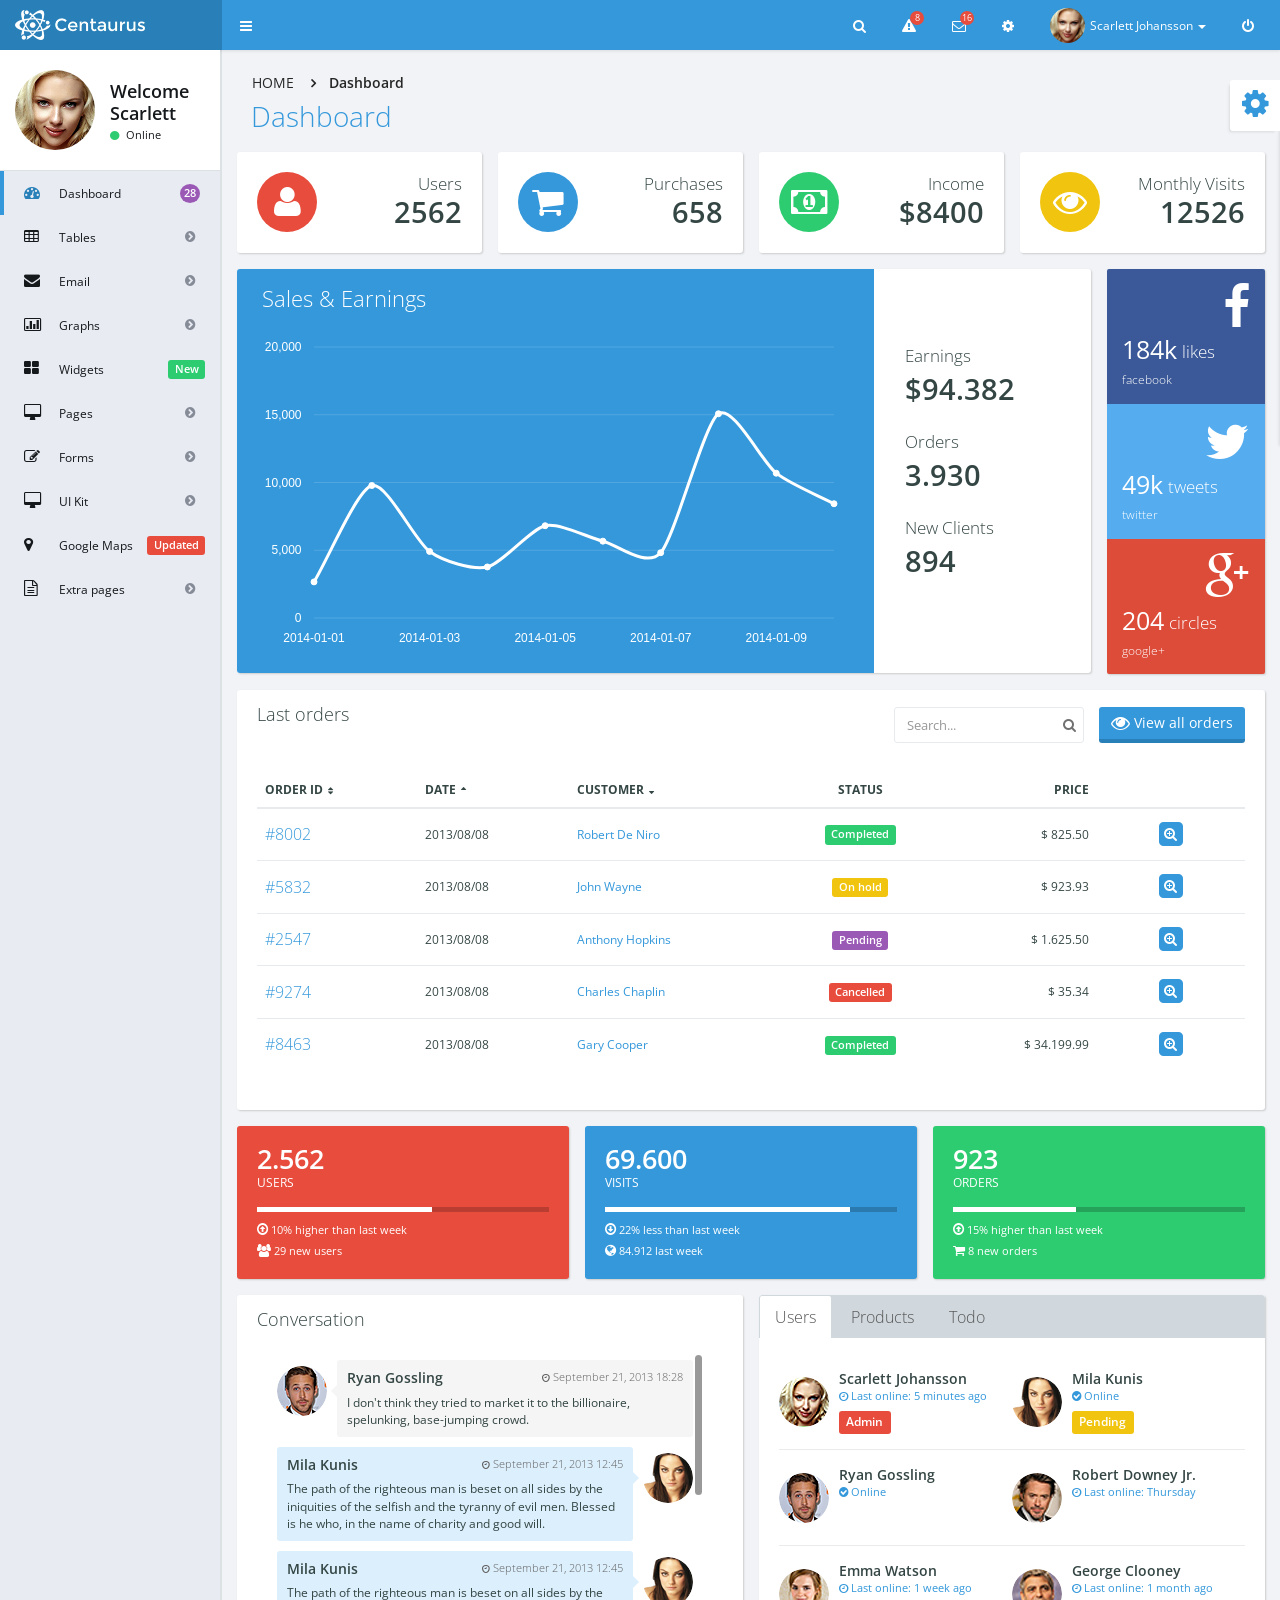
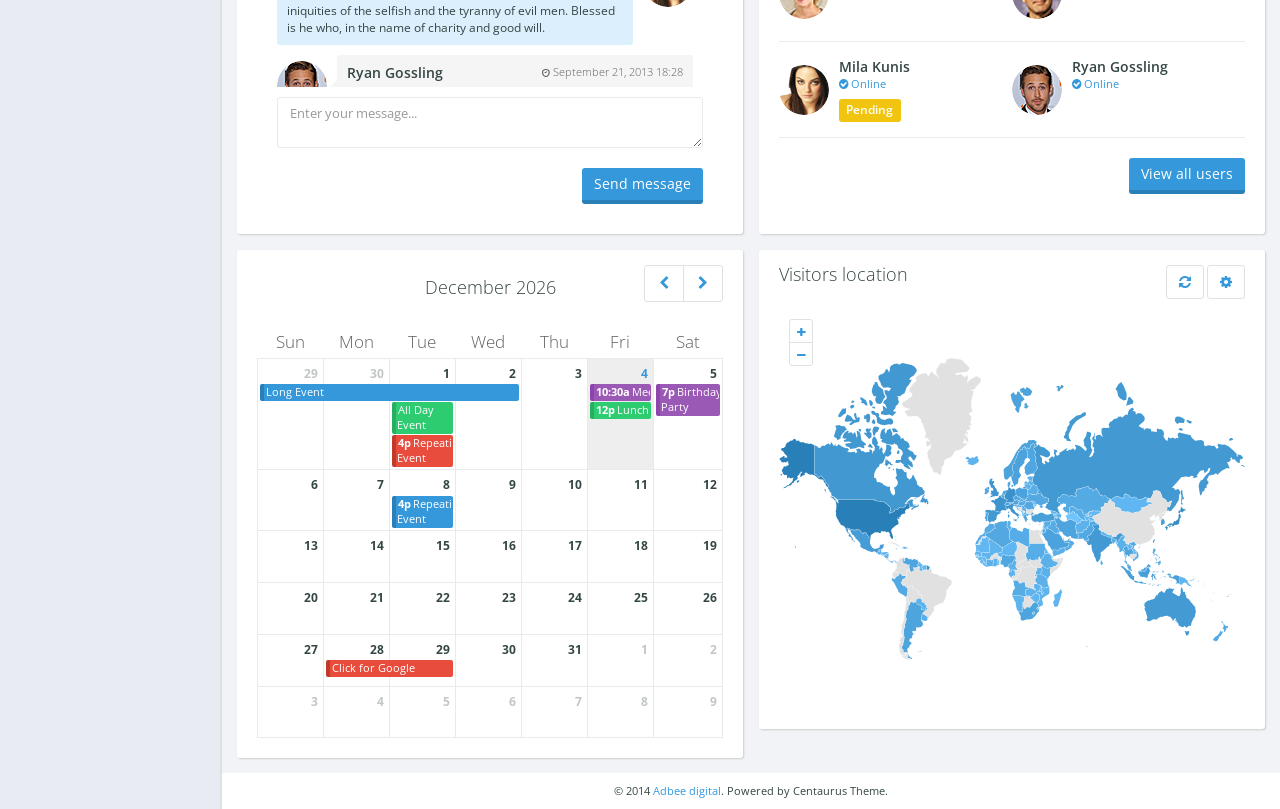
<file: Recipe System/admin/index.html>
<!DOCTYPE html>
<html>
<head>
	<meta charset="UTF-8" />
	<meta name="viewport" content="width=device-width, initial-scale=1.0" />
	<meta http-equiv="X-UA-Compatible" content="IE=edge,chrome=1" />

	<title>Centaurus - Bootstrap Admin Template</title>
	
	<!-- bootstrap -->
	<link rel="stylesheet" type="text/css" href="css/bootstrap/bootstrap.min.css" />
	
	<!-- RTL support - for demo only -->
	<script src="js/demo-rtl.js"></script>
	<!-- 
	If you need RTL support just include here RTL CSS file <link rel="stylesheet" type="text/css" href="css/libs/bootstrap-rtl.min.css" />
	And add "rtl" class to <body> element - e.g. <body class="rtl"> 
	-->
	
	<!-- libraries -->
	<link rel="stylesheet" type="text/css" href="css/libs/font-awesome.css" />
	<link rel="stylesheet" type="text/css" href="css/libs/nanoscroller.css" />

	<!-- global styles -->
	<link rel="stylesheet" type="text/css" href="css/compiled/theme_styles.css" />

	<!-- this page specific styles -->
    <link rel="stylesheet" href="css/libs/fullcalendar.css" type="text/css" />
    <link rel="stylesheet" href="css/libs/fullcalendar.print.css" type="text/css" media="print" />
    <link rel="stylesheet" href="css/compiled/calendar.css" type="text/css" media="screen" />
	<link rel="stylesheet" href="css/libs/morris.css" type="text/css" />
	<link rel="stylesheet" href="css/libs/daterangepicker.css" type="text/css" />
	<link rel="stylesheet" href="css/libs/jquery-jvectormap-1.2.2.css" type="text/css" />
	
	<!-- Favicon -->
	<link type="image/x-icon" href="favicon.png" rel="shortcut icon" />

	<!-- google font libraries -->
	<link href='//fonts.googleapis.com/css?family=Open+Sans:400,600,700,300|Titillium+Web:200,300,400' rel='stylesheet' type='text/css'>

	<!--[if lt IE 9]>
		<script src="js/html5shiv.js"></script>
		<script src="js/respond.min.js"></script>
	<![endif]-->
</head>
<body>
	<div id="theme-wrapper">
		<header class="navbar" id="header-navbar">
			<div class="container">
				<a href="index.html" id="logo" class="navbar-brand">
					<img src="img/logo.png" alt="" class="normal-logo logo-white"/>
					<img src="img/logo-black.png" alt="" class="normal-logo logo-black"/>
					<img src="img/logo-small.png" alt="" class="small-logo hidden-xs hidden-sm hidden"/>
				</a>
				
				<div class="clearfix">
				<button class="navbar-toggle" data-target=".navbar-ex1-collapse" data-toggle="collapse" type="button">
					<span class="sr-only">Toggle navigation</span>
					<span class="fa fa-bars"></span>
				</button>
				
				<div class="nav-no-collapse navbar-left pull-left hidden-sm hidden-xs">
					<ul class="nav navbar-nav pull-left">
						<li>
							<a class="btn" id="make-small-nav">
								<i class="fa fa-bars"></i>
							</a>
						</li>
					</ul>
				</div>
				
				<div class="nav-no-collapse pull-right" id="header-nav">
					<ul class="nav navbar-nav pull-right">
						<li class="mobile-search">
							<a class="btn">
								<i class="fa fa-search"></i>
							</a>
							
							<div class="drowdown-search">
								<form role="search">
									<div class="form-group">
										<input type="text" class="form-control" placeholder="Search...">
										<i class="fa fa-search nav-search-icon"></i>
									</div>
								</form>
							</div>
							
						</li>
						<li class="dropdown hidden-xs">
							<a class="btn dropdown-toggle" data-toggle="dropdown">
								<i class="fa fa-warning"></i>
								<span class="count">8</span>
							</a>
							<ul class="dropdown-menu notifications-list">
								<li class="pointer">
									<div class="pointer-inner">
										<div class="arrow"></div>
									</div>
								</li>
								<li class="item-header">You have 6 new notifications</li>
								<li class="item">
									<a href="#">
										<i class="fa fa-comment"></i>
										<span class="content">New comment on ‘Awesome P...</span>
										<span class="time"><i class="fa fa-clock-o"></i>13 min.</span>
									</a>
								</li>
								<li class="item">
									<a href="#">
										<i class="fa fa-plus"></i>
										<span class="content">New user registration</span>
										<span class="time"><i class="fa fa-clock-o"></i>13 min.</span>
									</a>
								</li>
								<li class="item">
									<a href="#">
										<i class="fa fa-envelope"></i>
										<span class="content">New Message from George</span>
										<span class="time"><i class="fa fa-clock-o"></i>13 min.</span>
									</a>
								</li>
								<li class="item">
									<a href="#">
										<i class="fa fa-shopping-cart"></i>
										<span class="content">New purchase</span>
										<span class="time"><i class="fa fa-clock-o"></i>13 min.</span>
									</a>
								</li>
								<li class="item">
									<a href="#">
										<i class="fa fa-eye"></i>
										<span class="content">New order</span>
										<span class="time"><i class="fa fa-clock-o"></i>13 min.</span>
									</a>
								</li>
								<li class="item-footer">
									<a href="#">
										View all notifications
									</a>
								</li>
							</ul>
						</li>
						<li class="dropdown hidden-xs">
							<a class="btn dropdown-toggle" data-toggle="dropdown">
								<i class="fa fa-envelope-o"></i>
								<span class="count">16</span>
							</a>
							<ul class="dropdown-menu notifications-list messages-list">
								<li class="pointer">
									<div class="pointer-inner">
										<div class="arrow"></div>
									</div>
								</li>
								<li class="item first-item">
									<a href="#">
										<img src="img/samples/messages-photo-1.png" alt=""/>
										<span class="content">
											<span class="content-headline">
												George Clooney
											</span>
											<span class="content-text">
												Look, just because I don't be givin' no man a foot massage don't make it 
												right for Marsellus to throw...
											</span>
										</span>
										<span class="time"><i class="fa fa-clock-o"></i>13 min.</span>
									</a>
								</li>
								<li class="item">
									<a href="#">
										<img src="img/samples/messages-photo-2.png" alt=""/>
										<span class="content">
											<span class="content-headline">
												Emma Watson
											</span>
											<span class="content-text">
												Look, just because I don't be givin' no man a foot massage don't make it 
												right for Marsellus to throw...
											</span>
										</span>
										<span class="time"><i class="fa fa-clock-o"></i>13 min.</span>
									</a>
								</li>
								<li class="item">
									<a href="#">
										<img src="img/samples/messages-photo-3.png" alt=""/>
										<span class="content">
											<span class="content-headline">
												Robert Downey Jr.
											</span>
											<span class="content-text">
												Look, just because I don't be givin' no man a foot massage don't make it 
												right for Marsellus to throw...
											</span>
										</span>
										<span class="time"><i class="fa fa-clock-o"></i>13 min.</span>
									</a>
								</li>
								<li class="item-footer">
									<a href="#">
										View all messages
									</a>
								</li>
							</ul>
						</li>
						<li class="hidden-xs">
							<a class="btn">
								<i class="fa fa-cog"></i>
							</a>
						</li>
						<li class="dropdown profile-dropdown">
							<a href="#" class="dropdown-toggle" data-toggle="dropdown">
								<img src="img/samples/scarlet-159.png" alt=""/>
								<span class="hidden-xs">Scarlett Johansson</span> <b class="caret"></b>
							</a>
							<ul class="dropdown-menu">
								<li><a href="user-profile.html"><i class="fa fa-user"></i>Profile</a></li>
								<li><a href="#"><i class="fa fa-cog"></i>Settings</a></li>
								<li><a href="#"><i class="fa fa-envelope-o"></i>Messages</a></li>
								<li><a href="#"><i class="fa fa-power-off"></i>Logout</a></li>
							</ul>
						</li>
						<li class="hidden-xxs">
							<a class="btn">
								<i class="fa fa-power-off"></i>
							</a>
						</li>
					</ul>
				</div>
				</div>
			</div>
		</header>
		<div id="page-wrapper" class="container">
			<div class="row">
				<div id="nav-col">
					<section id="col-left" class="col-left-nano">
						<div id="col-left-inner" class="col-left-nano-content">
							<div id="user-left-box" class="clearfix hidden-sm hidden-xs">
								<img alt="" src="img/samples/scarlet-159.png" />
								<div class="user-box">
									<span class="name">
										Welcome<br/>
										Scarlett
									</span>
									<span class="status">
										<i class="fa fa-circle"></i> Online
									</span>
								</div>
							</div>
							<div class="collapse navbar-collapse navbar-ex1-collapse" id="sidebar-nav">	
								<ul class="nav nav-pills nav-stacked">
									<li class="active">
										<a href="index.html">
											<i class="fa fa-dashboard"></i>
											<span>Dashboard</span>
											<span class="label label-info label-circle pull-right">28</span>
										</a>
									</li>
									<li>
										<a href="#" class="dropdown-toggle">
											<i class="fa fa-table"></i>
											<span>Tables</span>
											<i class="fa fa-chevron-circle-right drop-icon"></i>
										</a>
										<ul class="submenu">
											<li>
												<a href="tables.html">
													Simple
												</a>
											</li>
											<li>
												<a href="tables-advanced.html">
													Advanced
												</a>
											</li>
											<li>
												<a href="users.html">
													Users
												</a>
											</li>
										</ul>
									</li>
									<li>
										<a href="#" class="dropdown-toggle">
											<i class="fa fa-envelope"></i>
											<span>Email</span>
											<i class="fa fa-chevron-circle-right drop-icon"></i>
										</a>
										<ul class="submenu">
											<li>
												<a href="email-inbox.html">
													Inbox
												</a>
											</li>
											<li>
												<a href="email-detail.html">
													Detail
												</a>
											</li>
											<li>
												<a href="email-compose.html">
													Compose
												</a>
											</li>
										</ul>
									</li>
									<li>
										<a href="#" class="dropdown-toggle">
											<i class="fa fa-bar-chart-o"></i>
											<span>Graphs</span>
											<i class="fa fa-chevron-circle-right drop-icon"></i>
										</a>
										<ul class="submenu">
											<li>
												<a href="graphs-morris.html">
													Morris &amp; Mixed
												</a>
											</li>
											<li>
												<a href="graphs-flot.html">
													Flot
												</a>
											</li>
											<li>
												<a href="graphs-dygraphs.html">
													Dygraphs
												</a>
											</li>
											<li>
												<a href="graphs-xcharts.html">
													xCharts
												</a>
											</li>
										</ul>
									</li>
									<li>
										<a href="widgets.html">
											<i class="fa fa-th-large"></i>
											<span>Widgets</span>
											<span class="label label-success pull-right">New</span>
										</a>
									</li>
									<li>
										<a href="#" class="dropdown-toggle">
											<i class="fa fa-desktop"></i>
											<span>Pages</span>
											<i class="fa fa-chevron-circle-right drop-icon"></i>
										</a>
										<ul class="submenu">
											<li>
												<a href="calendar.html">
													Calendar
												</a>
											</li>
											<li>
												<a href="gallery.html">
													Gallery
												</a>
											</li>
											<li>
												<a href="gallery-v2.html">
													Gallery v2
												</a>
											</li>
											<li>
												<a href="pricing.html">
													Pricing
												</a>
											</li>
											<li>
												<a href="projects.html">
													Projects
												</a>
											</li>
											<li>
												<a href="team-members.html">
													Team Members
												</a>
											</li>
											<li>
												<a href="timeline.html">
													Timeline
												</a>
											</li>
											<li>
												<a href="timeline-grid.html">
													Timeline Grid
												</a>
											</li>
											<li>
												<a href="user-profile.html">
													User Profile
												</a>
											</li>
											<li>
												<a href="search.html">
													Search Results
												</a>
											</li>
											<li>
												<a href="invoice.html">
													Invoice
												</a>
											</li>
											<li>
												<a href="intro.html">
													Tour Layout
												</a>
											</li>
										</ul>
									</li>
									<li>
										<a href="#" class="dropdown-toggle">
											<i class="fa fa-edit"></i>
											<span>Forms</span>
											<i class="fa fa-chevron-circle-right drop-icon"></i>
										</a>
										<ul class="submenu">
											<li>
												<a href="form-elements.html">
													Elements
												</a>
											</li>
											<li>
												<a href="x-editable.html">
													X-Editable
												</a>
											</li>
											<li>
												<a href="form-wizard.html">
													Wizard
												</a>
											</li>
											<li>
												<a href="form-wizard-popup.html">
													Wizard popup
												</a>
											</li>
											<li>
												<a href="form-wysiwyg.html">
													WYSIWYG
												</a>
											</li>
											<li>
												<a href="form-summernote.html">
													WYSIWYG Summernote
												</a>
											</li>
											<li>
												<a href="form-ckeditor.html">
													WYSIWYG CKEditor
												</a>
											</li>
											<li>
												<a href="form-dropzone.html">
													Multiple File Upload
												</a>
											</li>
										</ul>
									</li>
									<li>
										<a href="#" class="dropdown-toggle">
											<i class="fa fa-desktop"></i>
											<span>UI Kit</span>
											<i class="fa fa-chevron-circle-right drop-icon"></i>
										</a>
										<ul class="submenu">
											<li>
												<a href="ui-elements.html">
													Elements
												</a>
											</li>
											<li>
												<a href="notifications.html">
													Notifications &amp; Alerts
												</a>
											</li>
											<li>
												<a href="modals.html">
													Modals
												</a>
											</li>
											<li>
												<a href="video.html">
													Video
												</a>
											</li>
											<li>
												<a href="#" class="dropdown-toggle">
													Icons
													<i class="fa fa-chevron-circle-right drop-icon"></i>
												</a>
												<ul class="submenu">
													<li>
														<a href="icons-awesome.html">
															Awesome Icons
														</a>
													</li>
													<li>
														<a href="icons-halflings.html">
															Halflings Icons
														</a>
													</li>
												</ul>
											</li>
											<li>
												<a href="ui-nestable.html">
													Nestable List
												</a>
											</li>
											<li>
												<a href="typography.html">
													Typography
												</a>
											</li>
											<li>
												<a href="#" class="dropdown-toggle">
													3 Level Menu
													<i class="fa fa-chevron-circle-right drop-icon"></i>
												</a>
												<ul class="submenu">
													<li>
														<a href="#">
															3rd Level
														</a>
													</li>
													<li>
														<a href="#">
															3rd Level
														</a>
													</li>
													<li>
														<a href="#">
															3rd Level
														</a>
													</li>
												</ul>
											</li>
										</ul>
									</li>
									<li>
										<a href="maps.html">
											<i class="fa fa-map-marker"></i>
											<span>Google Maps</span>
											<span class="label label-danger pull-right">Updated</span>
										</a>
									</li>
									<li>
										<a href="#" class="dropdown-toggle">
											<i class="fa fa-file-text-o"></i>
											<span>Extra pages</span>
											<i class="fa fa-chevron-circle-right drop-icon"></i>
										</a>
										<ul class="submenu">
											<li>
												<a href="faq.html">
													FAQ
												</a>
											</li>
											<li>
												<a href="emails.html">
													Email Templates
												</a>
											</li>
											<li>
												<a href="login.html">
													Login
												</a>
											</li>
											<li>
												<a href="login-full.html">
													Login Full
												</a>
											</li>
											<li>
												<a href="registration.html">
													Registration
												</a>
											</li>
											<li>
												<a href="registration-full.html">
													Registration Full
												</a>
											</li>
											<li>
												<a href="forgot-password.html">
													Forgot Password
												</a>
											</li>
											<li>
												<a href="forgot-password-full.html">
													Forgot Password Full
												</a>
											</li>
											<li>
												<a href="lock-screen.html">
													Lock Screen
												</a>
											</li>
											<li>
												<a href="lock-screen-full.html">
													Lock Screen Full
												</a>
											</li>
											<li>
												<a href="error-404.html">
													Error 404
												</a>
											</li>
											<li>
												<a href="error-404-v2.html">
													Error 404 Nested
												</a>
											</li>
											<li>
												<a href="error-500.html">
													Error 500
												</a>
											</li>
											<li>
												<a href="extra-grid.html">
													Grid
												</a>
											</li>
										</ul>
									</li>
								</ul>
							</div>
						</div>
					</section>
				</div>
				<div id="content-wrapper">
					<div class="row">
						<div class="col-lg-12">
							<div class="row">
								<div class="col-lg-12">
									<ol class="breadcrumb">
										<li><a href="#">Home</a></li>
										<li class="active"><span>Dashboard</span></li>
									</ol>
									
									<h1>Dashboard</h1>
								</div>
							</div>
							
							<div class="row">
								<div class="col-lg-3 col-sm-6 col-xs-12">
									<div class="main-box infographic-box">
										<i class="fa fa-user red-bg"></i>
										<span class="headline">Users</span>
										<span class="value">
											<span class="timer" data-from="120" data-to="2562" data-speed="1000" data-refresh-interval="50">
												2562
											</span>
										</span>
									</div>
								</div>
								<div class="col-lg-3 col-sm-6 col-xs-12">
									<div class="main-box infographic-box">
										<i class="fa fa-shopping-cart emerald-bg"></i>
										<span class="headline">Purchases</span>
										<span class="value">
											<span class="timer" data-from="30" data-to="658" data-speed="800" data-refresh-interval="30">
												658
											</span>
										</span>
									</div>
								</div>
								<div class="col-lg-3 col-sm-6 col-xs-12">
									<div class="main-box infographic-box">
										<i class="fa fa-money green-bg"></i>
										<span class="headline">Income</span>
										<span class="value">
											&#36;<span class="timer" data-from="83" data-to="8400" data-speed="900" data-refresh-interval="60">
												8400
											</span>
										</span>
									</div>
								</div>
								<div class="col-lg-3 col-sm-6 col-xs-12">
									<div class="main-box infographic-box">
										<i class="fa fa-eye yellow-bg"></i>
										<span class="headline">Monthly Visits</span>
										<span class="value">
											<span class="timer" data-from="539" data-to="12526" data-speed="1100">
												12526
											</span>
										</span>
									</div>
								</div>
							</div>
							
							<div class="row">
								<div class="col-md-9 col-lg-10">
									<div class="main-box">
										<div class="row">
											<div class="col-md-9">
												<div class="graph-box emerald-bg">
													<h2>Sales &amp; Earnings</h2>
													<div class="graph" id="graph-line" style="max-height: 335px;"></div>
												</div>
											</div>
											<div class="col-md-3">
												<div class="row graph-nice-legend">
													<div class="graph-legend-row col-md-12 col-sm-4">
														<div class="graph-legend-row-inner">
															<span class="graph-legend-name">
																Earnings
															</span>
															<span class="graph-legend-value">
																&dollar;94.382
															</span>
														</div>
													</div>
													<div class="graph-legend-row col-md-12 col-sm-4">
														<div class="graph-legend-row-inner">
															<span class="graph-legend-name">
																Orders
															</span>
															<span class="graph-legend-value">
																3.930
															</span>
														</div>
													</div>
													<div class="graph-legend-row col-md-12 col-sm-4">
														<div class="graph-legend-row-inner">
															<span class="graph-legend-name">
																New Clients
															</span>
															<span class="graph-legend-value">
																894
															</span>
														</div>
													</div>
												</div>
											</div>
										</div>
									</div>
								</div>
								
								<div class="col-md-3 col-lg-2">
									<div class="social-box-wrapper">
										<div class="social-box col-md-12 col-sm-4 facebook">
											<i class="fa fa-facebook"></i>
											<div class="clearfix">
												<span class="social-count">184k</span>
												<span class="social-action">likes</span>
											</div>
											<span class="social-name">facebook</span>
										</div>
										<div class="social-box col-md-12 col-sm-4 twitter">
											<i class="fa fa-twitter"></i>
											<div class="clearfix">
												<span class="social-count">49k</span>
												<span class="social-action">tweets</span>
											</div>
											<span class="social-name">twitter</span>
										</div>
										<div class="social-box col-md-12 col-sm-4 google">
											<i class="fa fa-google-plus"></i>
											<div class="clearfix">
												<span class="social-count">204</span>
												<span class="social-action">circles</span>
											</div>
											<span class="social-name">google+</span>
										</div>
									</div>
								</div>
							</div>
							
							<div class="row">
								<div class="col-lg-12">
									<div class="main-box clearfix">
										<header class="main-box-header clearfix">
											<h2 class="pull-left">Last orders</h2>
											
											<div class="filter-block pull-right">
												<div class="form-group pull-left">
													<input type="text" class="form-control" placeholder="Search...">
													<i class="fa fa-search search-icon"></i>
												</div>
												
												<a href="#" class="btn btn-primary pull-right">
													<i class="fa fa-eye fa-lg"></i> View all orders
												</a>
											</div>
										</header>
										
										<div class="main-box-body clearfix">
											<div class="table-responsive clearfix">
												<table class="table table-hover">
													<thead>
														<tr>
															<th><a href="#"><span>Order ID</span></a></th>
															<th><a href="#" class="desc"><span>Date</span></a></th>
															<th><a href="#" class="asc"><span>Customer</span></a></th>
															<th class="text-center"><span>Status</span></th>
															<th class="text-right"><span>Price</span></th>
															<th>&nbsp;</th>
														</tr>
													</thead>
													<tbody>
														<tr>
															<td>
																<a href="#">#8002</a>
															</td>
															<td>
																2013/08/08
															</td>
															<td>
																<a href="#">Robert De Niro</a>
															</td>
															<td class="text-center">
																<span class="label label-success">Completed</span>
															</td>
															<td class="text-right">
																&dollar; 825.50
															</td>
															<td class="text-center" style="width: 15%;">
																<a href="#" class="table-link">
																	<span class="fa-stack">
																		<i class="fa fa-square fa-stack-2x"></i>
																		<i class="fa fa-search-plus fa-stack-1x fa-inverse"></i>
																	</span>
																</a>
															</td>
														</tr>
														<tr>
															<td>
																<a href="#">#5832</a>
															</td>
															<td>
																2013/08/08
															</td>
															<td>
																<a href="#">John Wayne</a>
															</td>
															<td class="text-center">
																<span class="label label-warning">On hold</span>
															</td>
															<td class="text-right">
																&dollar; 923.93
															</td>
															<td class="text-center" style="width: 15%;">
																<a href="#" class="table-link">
																	<span class="fa-stack">
																		<i class="fa fa-square fa-stack-2x"></i>
																		<i class="fa fa-search-plus fa-stack-1x fa-inverse"></i>
																	</span>
																</a>
															</td>
														</tr>
														<tr>
															<td>
																<a href="#">#2547</a>
															</td>
															<td>
																2013/08/08
															</td>
															<td>
																<a href="#">Anthony Hopkins</a>
															</td>
															<td class="text-center">
																<span class="label label-info">Pending</span>
															</td>
															<td class="text-right">
																&dollar; 1.625.50
															</td>
															<td class="text-center" style="width: 15%;">
																<a href="#" class="table-link">
																	<span class="fa-stack">
																		<i class="fa fa-square fa-stack-2x"></i>
																		<i class="fa fa-search-plus fa-stack-1x fa-inverse"></i>
																	</span>
																</a>
															</td>
														</tr>
														<tr>
															<td>
																<a href="#">#9274</a>
															</td>
															<td>
																2013/08/08
															</td>
															<td>
																<a href="#">Charles Chaplin</a>
															</td>
															<td class="text-center">
																<span class="label label-danger">Cancelled</span>
															</td>
															<td class="text-right">
																&dollar; 35.34
															</td>
															<td class="text-center" style="width: 15%;">
																<a href="#" class="table-link">
																	<span class="fa-stack">
																		<i class="fa fa-square fa-stack-2x"></i>
																		<i class="fa fa-search-plus fa-stack-1x fa-inverse"></i>
																	</span>
																</a>
															</td>
														</tr>
														<tr>
															<td>
																<a href="#">#8463</a>
															</td>
															<td>
																2013/08/08
															</td>
															<td>
																<a href="#">Gary Cooper</a>
															</td>
															<td class="text-center">
																<span class="label label-success">Completed</span>
															</td>
															<td class="text-right">
																&dollar; 34.199.99
															</td>
															<td class="text-center" style="width: 15%;">
																<a href="#" class="table-link">
																	<span class="fa-stack">
																		<i class="fa fa-square fa-stack-2x"></i>
																		<i class="fa fa-search-plus fa-stack-1x fa-inverse"></i>
																	</span>
																</a>
															</td>
														</tr>
													</tbody>
												</table>
											</div>
										</div>
									</div>
								</div>
							</div>
							
							<div class="row">
								<div class="col-md-4 col-sm-6 col-xs-12">
									<div class="main-box small-graph-box red-bg">
										<span class="value">2.562</span>
										<span class="headline">Users</span>
										<div class="progress">
											<div style="width: 60%;" aria-valuemax="100" aria-valuemin="0" aria-valuenow="60" role="progressbar" class="progress-bar">
												<span class="sr-only">60% Complete</span>
											</div>
										</div>
										<span class="subinfo">
											<i class="fa fa-arrow-circle-o-up"></i> 10% higher than last week
										</span>
										<span class="subinfo">
											<i class="fa fa-users"></i> 29 new users
										</span>
									</div>
								</div>
								<div class="col-md-4 col-sm-6 col-xs-12">
									<div class="main-box small-graph-box emerald-bg">
										<span class="value">69.600</span>
										<span class="headline">Visits</span>
										<div class="progress">
											<div style="width: 84%;" aria-valuemax="100" aria-valuemin="0" aria-valuenow="84" role="progressbar" class="progress-bar">
												<span class="sr-only">84% Complete</span>
											</div>
										</div>
										<span class="subinfo">
											<i class="fa fa-arrow-circle-o-down"></i> 22% less than last week
										</span>
										<span class="subinfo">
											<i class="fa fa-globe"></i> 84.912 last week
										</span>
									</div>
								</div>
								<div class="col-md-4 col-sm-6 col-xs-12 hidden-sm">
									<div class="main-box small-graph-box green-bg">
										<span class="value">923</span>
										<span class="headline">Orders</span>
										<div class="progress">
											<div style="width: 42%;" aria-valuemax="100" aria-valuemin="0" aria-valuenow="42" role="progressbar" class="progress-bar">
												<span class="sr-only">42% Complete</span>
											</div>
										</div>
										<span class="subinfo">
											<i class="fa fa-arrow-circle-o-up"></i> 15% higher than last week
										</span>
										<span class="subinfo">
											<i class="fa fa-shopping-cart"></i> 8 new orders
										</span>
									</div>
								</div>
							</div>
							
							<div class="row">
								<div class="col-lg-6">
									<div class="main-box clearfix">
										<header class="main-box-header clearfix">
											<h2>Conversation</h2>
										</header>
										
										<div class="main-box-body clearfix">
											<div class="conversation-wrapper">
												<div class="conversation-content">
													<div class="conversation-inner">
													
														<div class="conversation-item item-left clearfix">
															<div class="conversation-user">
																<img src="img/samples/ryan.png" alt=""/>
															</div>
															<div class="conversation-body">
																<div class="name">
																	Ryan Gossling
																</div>
																<div class="time hidden-xs">
																	September 21, 2013 18:28
																</div>
																<div class="text">
																	I don't think they tried to market it to the billionaire, spelunking, 
																	base-jumping crowd.
																</div>
															</div>
														</div>
														<div class="conversation-item item-right clearfix">
															<div class="conversation-user">
																<img src="img/samples/kunis.png" alt=""/>
															</div>
															<div class="conversation-body">
																<div class="name">
																	Mila Kunis
																</div>
																<div class="time hidden-xs">
																	September 21, 2013 12:45
																</div>
																<div class="text">
																	The path of the righteous man is beset on all sides by the iniquities of the 
																	selfish and the tyranny of evil men. Blessed is he who, in the name of charity and 
																	good will.
																</div>
															</div>
														</div>
														<div class="conversation-item item-right clearfix">
															<div class="conversation-user">
																<img src="img/samples/kunis.png" alt=""/>
															</div>
															<div class="conversation-body">
																<div class="name">
																	Mila Kunis
																</div>
																<div class="time hidden-xs">
																	September 21, 2013 12:45
																</div>
																<div class="text">
																	The path of the righteous man is beset on all sides by the iniquities of the 
																	selfish and the tyranny of evil men. Blessed is he who, in the name of charity and 
																	good will.
																</div>
															</div>
														</div>
														<div class="conversation-item item-left clearfix">
															<div class="conversation-user">
																<img src="img/samples/ryan.png" alt=""/>
															</div>
															<div class="conversation-body">
																<div class="name">
																	Ryan Gossling
																</div>
																<div class="time hidden-xs">
																	September 21, 2013 18:28
																</div>
																<div class="text">
																	I don't think they tried to market it to the billionaire, spelunking, 
																	base-jumping crowd.
																</div>
															</div>
														</div>
														<div class="conversation-item item-right clearfix">
															<div class="conversation-user">
																<img src="img/samples/kunis.png" alt=""/>
															</div>
															<div class="conversation-body">
																<div class="name">
																	Mila Kunis
																</div>
																<div class="time hidden-xs">
																	September 21, 2013 12:45
																</div>
																<div class="text">
																	The path of the righteous man is beset on all sides by the iniquities of the 
																	selfish and the tyranny of evil men. Blessed is he who, in the name of charity and 
																	good will.
																</div>
															</div>
														</div>
														<div class="conversation-item item-right clearfix">
															<div class="conversation-user">
																<img src="img/samples/kunis.png" alt=""/>
															</div>
															<div class="conversation-body">
																<div class="name">
																	Mila Kunis
																</div>
																<div class="time hidden-xs">
																	September 21, 2013 12:45
																</div>
																<div class="text">
																	The path of the righteous man is beset on all sides by the iniquities of the 
																	selfish and the tyranny of evil men. Blessed is he who, in the name of charity and 
																	good will.
																</div>
															</div>
														</div>
														<div class="conversation-item item-left clearfix">
															<div class="conversation-user">
																<img src="img/samples/ryan.png" alt=""/>
															</div>
															<div class="conversation-body">
																<div class="name">
																	Ryan Gossling
																</div>
																<div class="time hidden-xs">
																	September 21, 2013 18:28
																</div>
																<div class="text">
																	I don't think they tried to market it to the billionaire, spelunking, 
																	base-jumping crowd.
																</div>
															</div>
														</div>
														<div class="conversation-item item-right clearfix">
															<div class="conversation-user">
																<img src="img/samples/kunis.png" alt=""/>
															</div>
															<div class="conversation-body">
																<div class="name">
																	Mila Kunis
																</div>
																<div class="time hidden-xs">
																	September 21, 2013 12:45
																</div>
																<div class="text">
																	The path of the righteous man is beset on all sides by the iniquities of the 
																	selfish and the tyranny of evil men. Blessed is he who, in the name of charity and 
																	good will.
																</div>
															</div>
														</div>
														
													</div>
												</div>
												<div class="conversation-new-message">
													<form>
														<div class="form-group">
															<textarea class="form-control" rows="2" placeholder="Enter your message..."></textarea>
														</div>
														
														<div class="clearfix">
															<button type="submit" class="btn btn-success pull-right">Send message</button>
														</div>
													</form>
												</div>
											</div> 
										</div>
									</div>
								</div>
								
								<div class="col-lg-6">
									<div class="main-box clearfix">
										
										<div class="tabs-wrapper tabs-no-header">
											<ul class="nav nav-tabs">
												<li class="active"><a href="#tab-users" data-toggle="tab">Users</a></li>
												<li><a href="#tab-products" data-toggle="tab">Products</a></li>
												<li><a href="#tab-todo" data-toggle="tab">Todo</a></li>
											</ul>
											
											<div class="tab-content tab-content-body clearfix">
												<div class="tab-pane fade in active" id="tab-users">
													<ul class="widget-users row">
														<li class="col-md-6">
															<div class="img">
																<img src="img/samples/scarlet.png" alt=""/>
															</div>
															<div class="details">
																<div class="name">
																	<a href="#">Scarlett Johansson</a>
																</div>
																<div class="time">
																	<i class="fa fa-clock-o"></i> Last online: 5 minutes ago
																</div>
																<div class="type">
																	<span class="label label-danger">Admin</span>
																</div>
															</div>
														</li>
														<li class="col-md-6">
															<div class="img">
																<img src="img/samples/kunis.png" alt=""/>
															</div>
															<div class="details">
																<div class="name">
																	<a href="#">Mila Kunis</a>
																</div>
																<div class="time online">
																	<i class="fa fa-check-circle"></i> Online
																</div>
																<div class="type">
																	<span class="label label-warning">Pending</span>
																</div>
															</div>
														</li>
														<li class="col-md-6">
															<div class="img">
																<img src="img/samples/ryan.png" alt=""/>
															</div>
															<div class="details">
																<div class="name">
																	<a href="#">Ryan Gossling</a>
																</div>
																<div class="time online">
																	<i class="fa fa-check-circle"></i> Online
																</div>
															</div>
														</li>
														<li class="col-md-6">
															<div class="img">
																<img src="img/samples/robert.png" alt=""/>
															</div>
															<div class="details">
																<div class="name">
																	<a href="#">Robert Downey Jr.</a>
																</div>
																<div class="time">
																	<i class="fa fa-clock-o"></i> Last online: Thursday
																</div>
															</div>
														</li>
														<li class="col-md-6">
															<div class="img">
																<img src="img/samples/emma.png" alt=""/>
															</div>
															<div class="details">
																<div class="name">
																	<a href="#">Emma Watson</a>
																</div>
																<div class="time">
																	<i class="fa fa-clock-o"></i> Last online: 1 week ago
																</div>
															</div>
														</li>
														<li class="col-md-6">
															<div class="img">
																<img src="img/samples/george.png" alt=""/>
															</div>
															<div class="details">
																<div class="name">
																	<a href="#">George Clooney</a>
																</div>
																<div class="time">
																	<i class="fa fa-clock-o"></i> Last online: 1 month ago
																</div>
															</div>
														</li>
														<li class="col-md-6">
															<div class="img">
																<img src="img/samples/kunis.png" alt=""/>
															</div>
															<div class="details">
																<div class="name">
																	<a href="#">Mila Kunis</a>
																</div>
																<div class="time online">
																	<i class="fa fa-check-circle"></i> Online
																</div>
																<div class="type">
																	<span class="label label-warning">Pending</span>
																</div>
															</div>
														</li>
														<li class="col-md-6">
															<div class="img">
																<img src="img/samples/ryan.png" alt=""/>
															</div>
															<div class="details">
																<div class="name">
																	<a href="#">Ryan Gossling</a>
																</div>
																<div class="time online">
																	<i class="fa fa-check-circle"></i> Online
																</div>
															</div>
														</li>
													</ul>
													<br/>
													<a href="#" class="btn btn-success pull-right">View all users</a>
												</div>
												
												<div class="tab-pane fade" id="tab-products">
													<ul class="widget-products">
														<li>
															<a href="#">
																<span class="img">
																	<img src="img/samples/ipad.png" alt=""/>
																</span>
																
																<span class="product clearfix">
																	<span class="name">
																		iPad mini 32GB WiFi Black&Slate
																	</span>
																	<span class="price">
																		<i class="fa fa-money"></i> &dollar;320,00
																	</span>
																	<span class="warranty">
																		<i class="fa fa-certificate"></i> Warranty: 2 years
																	</span>
																</span>
															</a>
														</li>
														<li>
															<a href="#">
																<span class="img">
																	<img src="img/samples/ipad.png" alt=""/>
																</span>
																
																<span class="product clearfix">
																	<span class="name">
																		iPad mini 16GB WiFi Black&Slate
																	</span>
																	<span class="price">
																		<i class="fa fa-money"></i> &dollar;273,68
																	</span>
																	<span class="warranty">
																		<i class="fa fa-certificate"></i> Warranty: 2 years
																	</span>
																</span>
															</a>
														</li>
														<li>
															<a href="#">
																<span class="img">
																	<img src="img/samples/ipad.png" alt=""/>
																</span>
																
																<span class="product clearfix">
																	<span class="name">
																		iPad mini 32GB WiFi Cellular Black&Slate
																	</span>
																	<span class="price">
																		<i class="fa fa-money"></i> &dollar;447,29
																	</span>
																	<span class="warranty">
																		<i class="fa fa-certificate"></i> Warranty: 4 years
																	</span>
																</span>
															</a>
														</li>
														<li>
															<a href="#">
																<span class="img">
																	<img src="img/samples/ipad.png" alt=""/>
																</span>
																
																<span class="product clearfix">
																	<span class="name">
																		iPad mini 32GB WiFi Cellular Black&Slate
																	</span>
																	<span class="price">
																		<i class="fa fa-money"></i> &dollar;447,29
																	</span>
																	<span class="warranty">
																		<i class="fa fa-certificate"></i> Warranty: 4 years
																	</span>
																</span>
															</a>
														</li>
													</ul>
													<br/>
													<a href="#" class="btn btn-success pull-right">View all users</a>
												</div>
												
												<div class="tab-pane fade" id="tab-todo">
													<ul class="widget-todo">
														<li class="clearfix">
															<div class="name">
																<div class="checkbox-nice">
																	<input type="checkbox" id="todo-1" />
																	<label for="todo-1">
																		New products introduction <span class="label label-danger">High Priority</span>
																	</label>
																</div>
															</div>
														</li>
														<li class="clearfix">
															<div class="name">
																<div class="checkbox-nice">
																	<input type="checkbox" id="todo-2" />
																	<label for="todo-2">
																		Checking the stock <span class="label label-success">Low Priority</span>
																	</label>
																</div>
															</div>
															<div class="actions">
																<a href="#" class="table-link">
																	<i class="fa fa-pencil"></i>
																</a>
																<a href="#" class="table-link danger">
																	<i class="fa fa-trash-o"></i>
																</a>
															</div>
														</li>
														<li class="clearfix">
															<div class="name">
																<div class="checkbox-nice">
																	<input type="checkbox" id="todo-3" checked="checked" />
																	<label for="todo-3">
																		Buying coffee <span class="label label-warning">Medium Priority</span>
																	</label>
																</div>
															</div>
															<div class="actions">
																<a href="#" class="table-link">
																	<i class="fa fa-pencil"></i>
																</a>
																<a href="#" class="table-link danger">
																	<i class="fa fa-trash-o"></i>
																</a>
															</div>
														</li>
														<li class="clearfix">
															<div class="name">
																<div class="checkbox-nice">
																	<input type="checkbox" id="todo-4" />
																	<label for="todo-4">
																		New marketing campaign <span class="label label-success">Low Priority</span>
																	</label>
																</div>
															</div>
														</li>
														<li class="clearfix">
															<div class="name">
																<div class="checkbox-nice">
																	<input type="checkbox" id="todo-5" />
																	<label for="todo-5">
																		Calling Mom <span class="label label-warning">Medium Priority</span>
																	</label>
																</div>
															</div>
															<div class="actions">
																<a href="#" class="table-link badge">
																	<i class="fa fa-cog"></i>
																</a>
															</div>
														</li>
														<li class="clearfix">
															<div class="name">
																<div class="checkbox-nice">
																	<input type="checkbox" id="todo-6" />
																	<label for="todo-6">
																		Ryan's birthday <span class="label label-danger">High Priority</span>
																	</label>
																</div>
															</div>
														</li>
														<li class="clearfix">
															<div class="name">
																<div class="checkbox-nice">
																	<input type="checkbox" id="todo-7" />
																	<label for="todo-7">
																		Printing new flyer <span class="label label-success">Low Priority</span>
																	</label>
																</div>
															</div>
														</li>
														<li class="clearfix">
															<div class="name">
																<div class="checkbox-nice">
																	<input type="checkbox" id="todo-8" />
																	<label for="todo-8">
																		Mila and Ryan wedding <span class="label label-danger">High Priority</span>
																	</label>
																</div>
															</div>
														</li>
														<li class="clearfix">
															<div class="name">
																<div class="checkbox-nice">
																	<input type="checkbox" id="todo-9" />
																	<label for="todo-9">
																		Checking the stock <span class="label label-success">Low Priority</span>
																	</label>
																</div>
															</div>
														</li>
													</ul>
												</div>
												
											</div>
										</div>
									</div>
								</div>
							</div>
							
							<div class="row">
								<div class="col-md-6">
									<div class="main-box">
										<div class="main-box-body clearfix">
											<div id="calendar"></div>
										</div>
									</div>
								</div>
								
								<div class="col-md-6">
									<div class="main-box">
										<header class="main-box-header clearfix">
											<h2 class="pull-left">Visitors location</h2>
											
											<div class="icon-box pull-right">
												<a href="#" class="btn pull-left">
													<i class="fa fa-refresh"></i>
												</a>
												<a href="#" class="btn pull-left">
													<i class="fa fa-cog"></i>
												</a>
											</div>
										</header>
										
										<div class="main-box-body clearfix">
											<div id="world-map" style="width: 100%; height: 400px"></div>
										</div>
									</div>
								</div>
							</div>
							
						</div>
					</div>
					
					<footer id="footer-bar" class="row">
						<p id="footer-copyright" class="col-xs-12">
							&copy; 2014 <a href="http://www.adbee.sk/" target="_blank">Adbee digital</a>. Powered by Centaurus Theme.
						</p>
					</footer>
				</div>
			</div>
		</div>
	</div>
		
	<div id="config-tool" class="closed">
		<a id="config-tool-cog">
			<i class="fa fa-cog"></i>
		</a>
		
		<div id="config-tool-options">
			<h4>Layout Options</h4>
			<ul>
				<li>
					<div class="checkbox-nice">
						<input type="checkbox" id="config-fixed-header" />
						<label for="config-fixed-header">
							Fixed Header
						</label>
					</div>
				</li>
				<li>
					<div class="checkbox-nice">
						<input type="checkbox" id="config-fixed-sidebar" />
						<label for="config-fixed-sidebar">
							Fixed Left Menu
						</label>
					</div>
				</li>
				<li>
					<div class="checkbox-nice">
						<input type="checkbox" id="config-fixed-footer" />
						<label for="config-fixed-footer">
							Fixed Footer
						</label>
					</div>
				</li>
				<li>
					<div class="checkbox-nice">
						<input type="checkbox" id="config-boxed-layout" />
						<label for="config-boxed-layout">
							Boxed Layout
						</label>
					</div>
				</li>
				<li>
					<div class="checkbox-nice">
						<input type="checkbox" id="config-rtl-layout" />
						<label for="config-rtl-layout">
							Right-to-Left
						</label>
					</div>
				</li>
			</ul>
			<br/>
			<h4>Skin Color</h4>
			<ul id="skin-colors" class="clearfix">
				<li>
					<a class="skin-changer" data-skin="" data-toggle="tooltip" title="Default" style="background-color: #34495e;">
					</a>
				</li>
				<li>
					<a class="skin-changer" data-skin="theme-white" data-toggle="tooltip" title="White/Green" style="background-color: #2ecc71;">
					</a>
				</li>
				<li>
					<a class="skin-changer blue-gradient" data-skin="theme-blue-gradient" data-toggle="tooltip" title="Gradient">
					</a>
				</li>
				<li>
					<a class="skin-changer" data-skin="theme-turquoise" data-toggle="tooltip" title="Green Sea" style="background-color: #1abc9c;">
					</a>
				</li>
				<li>
					<a class="skin-changer" data-skin="theme-amethyst" data-toggle="tooltip" title="Amethyst" style="background-color: #9b59b6;">
					</a>
				</li>
				<li>
					<a class="skin-changer" data-skin="theme-blue" data-toggle="tooltip" title="Blue" style="background-color: #2980b9;">
					</a>
				</li>
				<li>
					<a class="skin-changer" data-skin="theme-red" data-toggle="tooltip" title="Red" style="background-color: #e74c3c;">
					</a>
				</li>
				<li>
					<a class="skin-changer" data-skin="theme-whbl" data-toggle="tooltip" title="White/Blue" style="background-color: #3498db;">
					</a>
				</li>
			</ul>
		</div>
	</div>
	
	<!-- global scripts -->
	<script src="js/demo-skin-changer.js"></script> <!-- only for demo -->
	
	<script src="js/jquery.js"></script>
	<script src="js/bootstrap.js"></script>
	<script src="js/jquery.nanoscroller.min.js"></script>
	
	<script src="js/demo.js"></script> <!-- only for demo -->
	
	<!-- this page specific scripts -->
	<script src="js/jquery-ui.custom.min.js"></script>
	<script src="js/fullcalendar.min.js"></script>
	<script src="js/jquery.slimscroll.min.js"></script>
	<script src="js/raphael-min.js"></script>
	<script src="js/morris.min.js"></script>
	<script src="js/moment.min.js"></script>
	<script src="js/daterangepicker.js"></script>
	<script src="js/jquery-jvectormap-1.2.2.min.js"></script>
	<script src="js/jquery-jvectormap-world-merc-en.js"></script>
	<script src="js/gdp-data.js"></script>
	<script src="js/flot/jquery.flot.js"></script>
	<script src="js/flot/jquery.flot.min.js"></script>
	<script src="js/flot/jquery.flot.pie.min.js"></script>
	<script src="js/flot/jquery.flot.stack.min.js"></script>
	<script src="js/flot/jquery.flot.resize.min.js"></script>
	<script src="js/flot/jquery.flot.time.min.js"></script>
	<script src="js/flot/jquery.flot.threshold.js"></script>
	<script src="js/jquery.countTo.js"></script>
	
	<!-- theme scripts -->
	<script src="js/scripts.js"></script>
	<script src="js/pace.min.js"></script>
	
	<!-- this page specific inline scripts -->
	<script>
	$(document).ready(function() {
		
		/* initialize the external events
		-----------------------------------------------------------------*/
	
		$('#external-events div.external-event').each(function() {
		
			// create an Event Object (http://arshaw.com/fullcalendar/docs/event_data/Event_Object/)
			// it doesn't need to have a start or end
			var eventObject = {
				title: $.trim($(this).text()) // use the element's text as the event title
			};
			
			// store the Event Object in the DOM element so we can get to it later
			$(this).data('eventObject', eventObject);
			
			// make the event draggable using jQuery UI
			$(this).draggable({
				zIndex: 999,
				revert: true,      // will cause the event to go back to its
				revertDuration: 0  //  original position after the drag
			});
			
		});
	
	
		/* initialize the calendar
		-----------------------------------------------------------------*/
		
		var date = new Date();
		var d = date.getDate();
		var m = date.getMonth();
		var y = date.getFullYear();

		var calendar = $('#calendar').fullCalendar({
			header: {
				left: '',
				center: 'title',
				right: 'prev,next'
			},
			isRTL: $('body').hasClass('rtl'), //rtl support for calendar
			selectable: true,
			selectHelper: true,
			select: function(start, end, allDay) {
				var title = prompt('Event Title:');
				if (title) {
					calendar.fullCalendar('renderEvent',
						{
							title: title,
							start: start,
							end: end,
							allDay: allDay
						},
						true // make the event "stick"
					);
				}
				calendar.fullCalendar('unselect');
			},
			editable: true,
			droppable: true, // this allows things to be dropped onto the calendar !!!
			drop: function(date, allDay) { // this function is called when something is dropped
			
				// retrieve the dropped element's stored Event Object
				var originalEventObject = $(this).data('eventObject');
				
				// we need to copy it, so that multiple events don't have a reference to the same object
				var copiedEventObject = $.extend({}, originalEventObject);
				
				// assign it the date that was reported
				copiedEventObject.start = date;
				copiedEventObject.allDay = allDay;
				
				// copy label class from the event object
				var labelClass = $(this).data('eventclass');
				
				if (labelClass) {
					copiedEventObject.className = labelClass;
				}
				
				// render the event on the calendar
				// the last `true` argument determines if the event "sticks" (http://arshaw.com/fullcalendar/docs/event_rendering/renderEvent/)
				$('#calendar').fullCalendar('renderEvent', copiedEventObject, true);
				
				// is the "remove after drop" checkbox checked?
				if ($('#drop-remove').is(':checked')) {
					// if so, remove the element from the "Draggable Events" list
					$(this).remove();
				}
				
			},
			buttonText: {
				prev: '<i class="fa fa-chevron-left"></i>',
				next: '<i class="fa fa-chevron-right"></i>'
			},
			events: [
				{
					title: 'All Day Event',
					start: new Date(y, m, 1),
					className: 'label-success'
				},
				{
					title: 'Long Event',
					start: new Date(y, m, d-5),
					end: new Date(y, m, d-2)
				},
				{
					id: 999,
					title: 'Repeating Event',
					start: new Date(y, m, d-3, 16, 0),
					allDay: false,
					className: 'label-danger'
				},
				{
					id: 999,
					title: 'Repeating Event',
					start: new Date(y, m, d+4, 16, 0),
					allDay: false
				},
				{
					title: 'Meeting',
					start: new Date(y, m, d, 10, 30),
					allDay: false,
					className: 'label-info'
				},
				{
					title: 'Lunch',
					start: new Date(y, m, d, 12, 0),
					end: new Date(y, m, d, 14, 0),
					allDay: false,
					className: 'label-success'
				},
				{
					title: 'Birthday Party',
					start: new Date(y, m, d+1, 19, 0),
					end: new Date(y, m, d+1, 22, 30),
					allDay: false,
					className: 'label-info'
				},
				{
					title: 'Click for Google',
					start: new Date(y, m, 28),
					end: new Date(y, m, 29),
					url: 'http://google.com/',
					className: 'label-danger'
				}
			]
		});
		
	    $('.conversation-inner').slimScroll({
	        height: '332px',
	        alwaysVisible: false,
	        railVisible: true,
	        wheelStep: 5,
	        allowPageScroll: false
	    });
		
	    //CHARTS
		graphLine = Morris.Line({
			element: 'graph-line',
			data: [
				{period: '2014-01-01', iphone: 2666, ipad: null, itouch: 2647},
				{period: '2014-01-02', iphone: 9778, ipad: 2294, itouch: 2441},
				{period: '2014-01-03', iphone: 4912, ipad: 1969, itouch: 2501},
				{period: '2014-01-04', iphone: 3767, ipad: 3597, itouch: 5689},
				{period: '2014-01-05', iphone: 6810, ipad: 1914, itouch: 2293},
				{period: '2014-01-06', iphone: 5670, ipad: 4293, itouch: 1881},
				{period: '2014-01-07', iphone: 4820, ipad: 3795, itouch: 1588},
				{period: '2014-01-08', iphone: 15073, ipad: 5967, itouch: 5175},
				{period: '2014-01-09', iphone: 10687, ipad: 4460, itouch: 2028},
				{period: '2014-01-10', iphone: 8432, ipad: 5713, itouch: 1791}
			],
			lineColors: ['#ffffff'],
			xkey: 'period',
			ykeys: ['iphone'],
			labels: ['iPhone'],
			pointSize: 3,
			hideHover: 'auto',
			gridTextColor: '#ffffff',
			gridLineColor: 'rgba(255, 255, 255, 0.3)',
			resize: true
		});
	    
		//WORLD MAP
		$('#world-map').vectorMap({
			map: 'world_merc_en',
			backgroundColor: '#ffffff',
			zoomOnScroll: false,
			regionStyle: {
				initial: {
					fill: '#e1e1e1',
					stroke: 'none',
					"stroke-width": 0,
					"stroke-opacity": 1
				},
				hover: {
					"fill-opacity": 0.8
				},
				selected: {
					fill: '#8dc859'
				},
				selectedHover: {
				}
			},
			series: {
				regions: [{
					values: gdpData,
					scale: ['#6fc4fe', '#2980b9'],
					normalizeFunction: 'polynomial'
				}]
			},
			onRegionLabelShow: function(e, el, code){
				el.html(el.html()+' ('+gdpData[code]+')');
			}
		});
		
		$('.infographic-box .value .timer').countTo({});
		
	});
	</script>
	
</body>
</html>
</file>
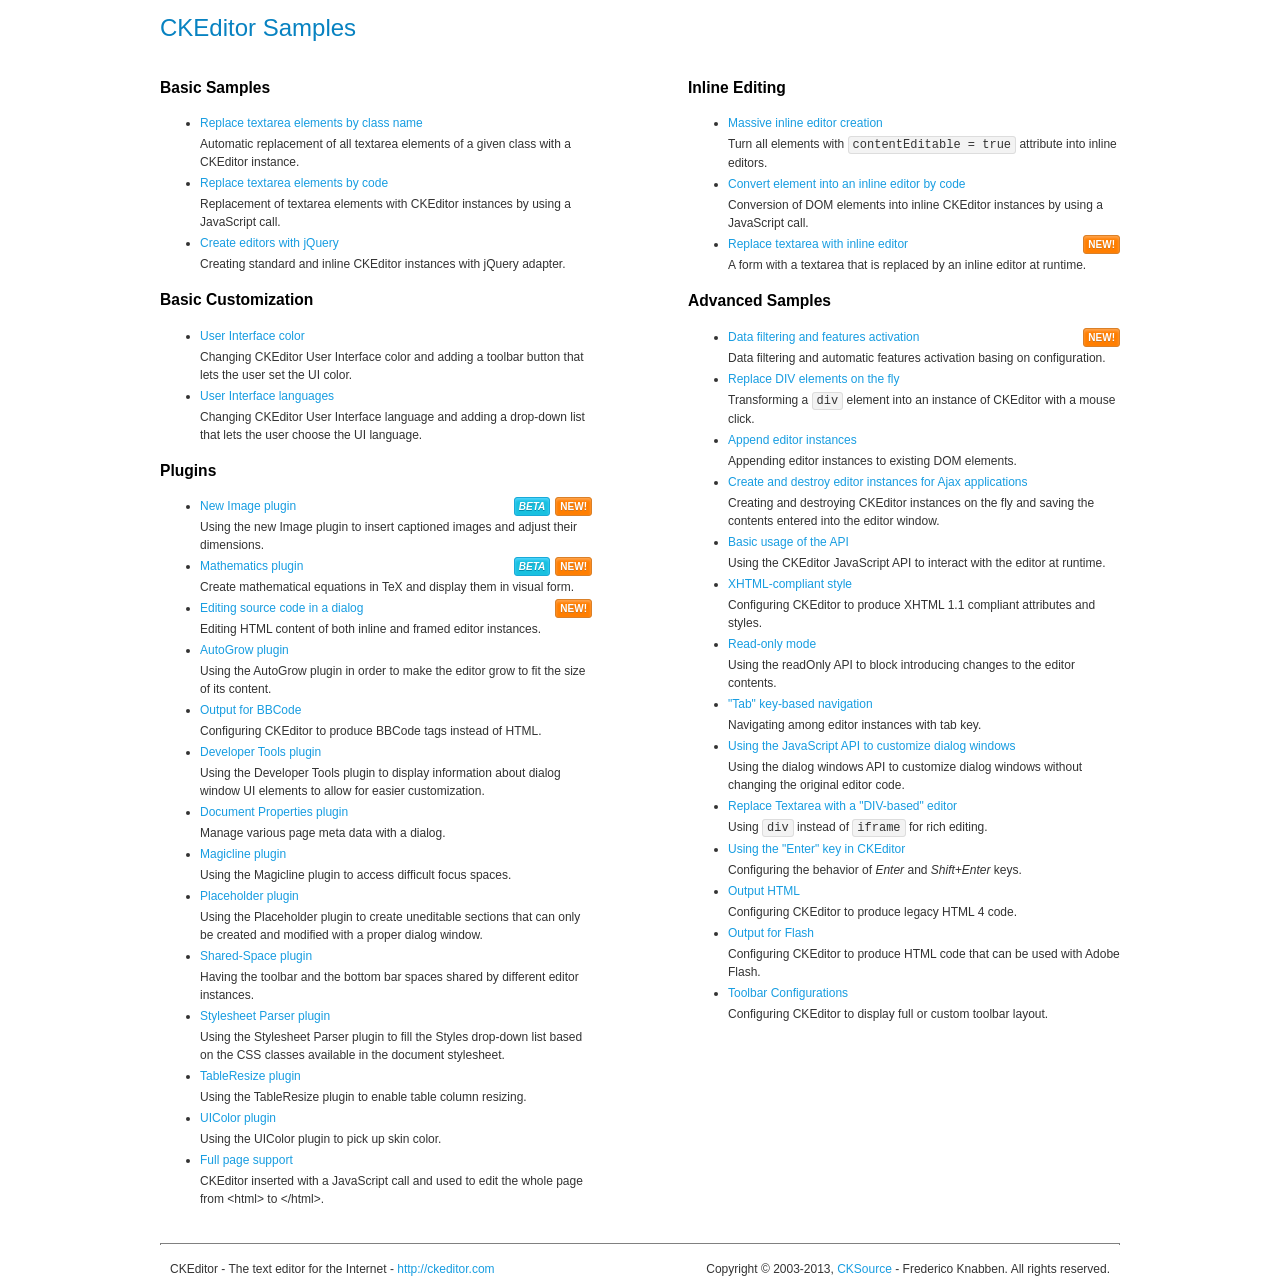
<file: Recipe System/admin/js/ckeditor/samples/index.html>
﻿<!DOCTYPE html>
<!--
Copyright (c) 2003-2013, CKSource - Frederico Knabben. All rights reserved.
For licensing, see LICENSE.md or http://ckeditor.com/license
-->
<html>
<head>
	<title>CKEditor Samples</title>
	<meta charset="utf-8">
	<link rel="stylesheet" href="sample.css">
</head>
<body>
	<h1 class="samples">
		CKEditor Samples
	</h1>
	<div class="twoColumns">
		<div class="twoColumnsLeft">
			<h2 class="samples">
				Basic Samples
			</h2>
			<dl class="samples">
				<dt><a class="samples" href="replacebyclass.html">Replace textarea elements by class name</a></dt>
				<dd>Automatic replacement of all textarea elements of a given class with a CKEditor instance.</dd>

				<dt><a class="samples" href="replacebycode.html">Replace textarea elements by code</a></dt>
				<dd>Replacement of textarea elements with CKEditor instances by using a JavaScript call.</dd>

				<dt><a class="samples" href="jquery.html">Create editors with jQuery</a></dt>
				<dd>Creating standard and inline CKEditor instances with jQuery adapter.</dd>
			</dl>

			<h2 class="samples">
				Basic Customization
			</h2>
			<dl class="samples">
				<dt><a class="samples" href="uicolor.html">User Interface color</a></dt>
				<dd>Changing CKEditor User Interface color and adding a toolbar button that lets the user set the UI color.</dd>

				<dt><a class="samples" href="uilanguages.html">User Interface languages</a></dt>
				<dd>Changing CKEditor User Interface language and adding a drop-down list that lets the user choose the UI language.</dd>
			</dl>


			<h2 class="samples">Plugins</h2>
<dl class="samples">
<dt><a class="samples" href="plugins/image2/image2.html">New Image plugin</a> <span class="new">New!</span> <span class="beta">Beta</span></dt>
<dd>Using the new Image plugin to insert captioned images and adjust their dimensions.</dd>

<dt><a class="samples" href="plugins/mathjax/mathjax.html">Mathematics plugin</a> <span class="new">New!</span> <span class="beta">Beta</span></dt>
<dd>Create mathematical equations in TeX and display them in visual form.</dd>

<dt><a class="samples" href="plugins/sourcedialog/sourcedialog.html">Editing source code in a dialog</a> <span class="new">New!</span></dt>
<dd>Editing HTML content of both inline and framed editor instances.</dd>

<dt><a class="samples" href="plugins/autogrow/autogrow.html">AutoGrow plugin</a></dt>
<dd>Using the AutoGrow plugin in order to make the editor grow to fit the size of its content.</dd>

<dt><a class="samples" href="plugins/bbcode/bbcode.html">Output for BBCode</a></dt>
<dd>Configuring CKEditor to produce BBCode tags instead of HTML.</dd>

<dt><a class="samples" href="plugins/devtools/devtools.html">Developer Tools plugin</a></dt>
<dd>Using the Developer Tools plugin to display information about dialog window UI elements to allow for easier customization.</dd>

<dt><a class="samples" href="plugins/docprops/docprops.html">Document Properties plugin</a></dt>
<dd>Manage various page meta data with a dialog.</dd>

<dt><a class="samples" href="plugins/magicline/magicline.html">Magicline plugin</a></dt>
<dd>Using the Magicline plugin to access difficult focus spaces.</dd>

<dt><a class="samples" href="plugins/placeholder/placeholder.html">Placeholder plugin</a></dt>
<dd>Using the Placeholder plugin to create uneditable sections that can only be created and modified with a proper dialog window.</dd>

<dt><a class="samples" href="plugins/sharedspace/sharedspace.html">Shared-Space plugin</a></dt>
<dd>Having the toolbar and the bottom bar spaces shared by different editor instances.</dd>

<dt><a class="samples" href="plugins/stylesheetparser/stylesheetparser.html">Stylesheet Parser plugin</a></dt>
<dd>Using the Stylesheet Parser plugin to fill the Styles drop-down list based on the CSS classes available in the document stylesheet.</dd>

<dt><a class="samples" href="plugins/tableresize/tableresize.html">TableResize plugin</a></dt>
<dd>Using the TableResize plugin to enable table column resizing.</dd>

<dt><a class="samples" href="plugins/uicolor/uicolor.html">UIColor plugin</a></dt>
<dd>Using the UIColor plugin to pick up skin color.</dd>

<dt><a class="samples" href="plugins/wysiwygarea/fullpage.html">Full page support</a></dt>
<dd>CKEditor inserted with a JavaScript call and used to edit the whole page from &lt;html&gt; to &lt;/html&gt;.</dd>
</dl>
		</div>
		<div class="twoColumnsRight">
			<h2 class="samples">
				Inline Editing
			</h2>
			<dl class="samples">
				<dt><a class="samples" href="inlineall.html">Massive inline editor creation</a></dt>
				<dd>Turn all elements with <code>contentEditable = true</code> attribute into inline editors.</dd>

				<dt><a class="samples" href="inlinebycode.html">Convert element into an inline editor by code</a></dt>
				<dd>Conversion of DOM elements into inline CKEditor instances by using a JavaScript call.</dd>

				<dt><a class="samples" href="inlinetextarea.html">Replace textarea with inline editor</a> <span class="new">New!</span></dt>
				<dd>A form with a textarea that is replaced by an inline editor at runtime.</dd>

				
			</dl>

			<h2 class="samples">
				Advanced Samples
			</h2>
			<dl class="samples">
				<dt><a class="samples" href="datafiltering.html">Data filtering and features activation</a> <span class="new">New!</span></dt>
				<dd>Data filtering and automatic features activation basing on configuration.</dd>

				<dt><a class="samples" href="divreplace.html">Replace DIV elements on the fly</a></dt>
				<dd>Transforming a <code>div</code> element into an instance of CKEditor with a mouse click.</dd>

				<dt><a class="samples" href="appendto.html">Append editor instances</a></dt>
				<dd>Appending editor instances to existing DOM elements.</dd>

				<dt><a class="samples" href="ajax.html">Create and destroy editor instances for Ajax applications</a></dt>
				<dd>Creating and destroying CKEditor instances on the fly and saving the contents entered into the editor window.</dd>

				<dt><a class="samples" href="api.html">Basic usage of the API</a></dt>
				<dd>Using the CKEditor JavaScript API to interact with the editor at runtime.</dd>

				<dt><a class="samples" href="xhtmlstyle.html">XHTML-compliant style</a></dt>
				<dd>Configuring CKEditor to produce XHTML 1.1 compliant attributes and styles.</dd>

				<dt><a class="samples" href="readonly.html">Read-only mode</a></dt>
				<dd>Using the readOnly API to block introducing changes to the editor contents.</dd>

				<dt><a class="samples" href="tabindex.html">"Tab" key-based navigation</a></dt>
				<dd>Navigating among editor instances with tab key.</dd>


				
<dt><a class="samples" href="plugins/dialog/dialog.html">Using the JavaScript API to customize dialog windows</a></dt>
<dd>Using the dialog windows API to customize dialog windows without changing the original editor code.</dd>

<dt><a class="samples" href="plugins/divarea/divarea.html">Replace Textarea with a &quot;DIV-based&quot; editor</a></dt>
<dd>Using <code>div</code> instead of <code>iframe</code> for rich editing.</dd>

<dt><a class="samples" href="plugins/enterkey/enterkey.html">Using the &quot;Enter&quot; key in CKEditor</a></dt>
<dd>Configuring the behavior of <em>Enter</em> and <em>Shift+Enter</em> keys.</dd>

<dt><a class="samples" href="plugins/htmlwriter/outputhtml.html">Output HTML</a></dt>
<dd>Configuring CKEditor to produce legacy HTML 4 code.</dd>

<dt><a class="samples" href="plugins/htmlwriter/outputforflash.html">Output for Flash</a></dt>
<dd>Configuring CKEditor to produce HTML code that can be used with Adobe Flash.</dd>

<dt><a class="samples" href="plugins/toolbar/toolbar.html">Toolbar Configurations</a></dt>
<dd>Configuring CKEditor to display full or custom toolbar layout.</dd>

			</dl>
		</div>
	</div>
	<div id="footer">
		<hr>
		<p>
			CKEditor - The text editor for the Internet - <a class="samples" href="http://ckeditor.com/">http://ckeditor.com</a>
		</p>
		<p id="copy">
			Copyright &copy; 2003-2013, <a class="samples" href="http://cksource.com/">CKSource</a> - Frederico Knabben. All rights reserved.
		</p>
	</div>
</body>
</html>
</file>
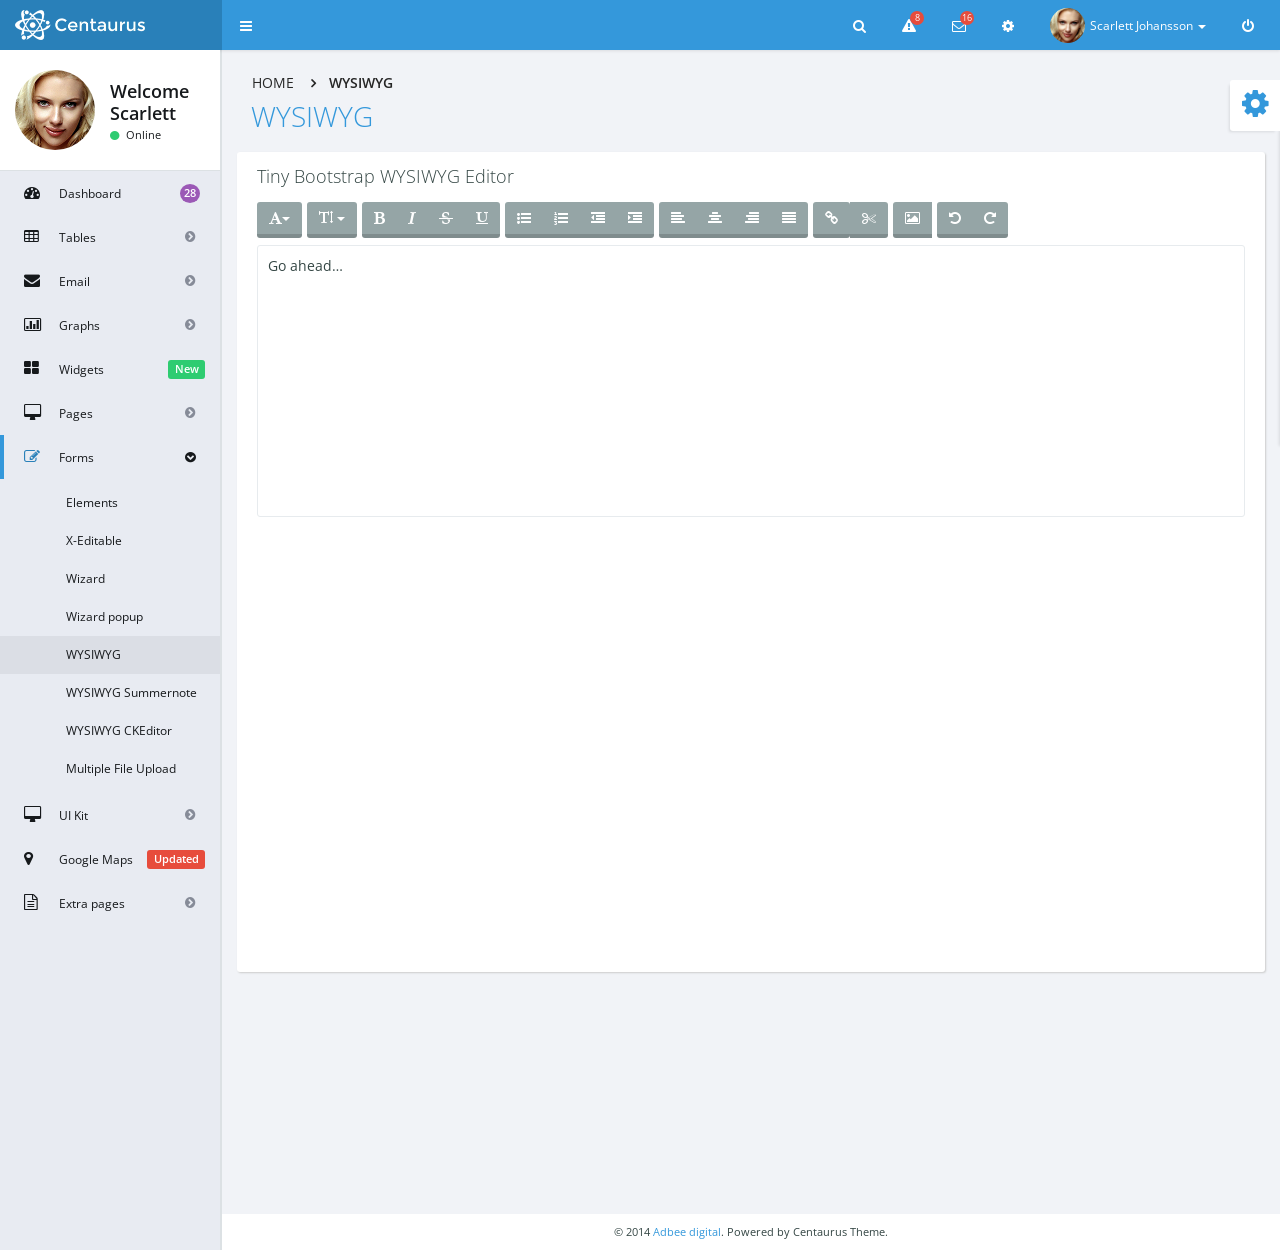
<file: Recipe System/admin/form-wysiwyg.html>
<!DOCTYPE html>
<html>
<head>
	<meta charset="UTF-8" />
	<meta name="viewport" content="width=device-width, initial-scale=1.0" />
	<meta http-equiv="X-UA-Compatible" content="IE=edge,chrome=1" />

	<title>Centaurus - Bootstrap Admin Template</title>
	
	<!-- bootstrap -->
	<link rel="stylesheet" type="text/css" href="css/bootstrap/bootstrap.min.css" />
	
	<!-- RTL support - for demo only -->
	<script src="js/demo-rtl.js"></script>
	<!-- 
	If you need RTL support just include here RTL CSS file <link rel="stylesheet" type="text/css" href="css/libs/bootstrap-rtl.min.css" />
	And add "rtl" class to <body> element - e.g. <body class="rtl"> 
	-->
	
	<!-- libraries -->
	<link rel="stylesheet" type="text/css" href="css/libs/font-awesome.css" />
	<link rel="stylesheet" type="text/css" href="css/libs/nanoscroller.css" />

	<!-- global styles -->
	<link rel="stylesheet" type="text/css" href="css/compiled/theme_styles.css" />

	<!-- this page specific styles -->
	
	<!-- Favicon -->
	<link type="image/x-icon" href="favicon.png" rel="shortcut icon"/>

	<!-- google font libraries -->
	<link href='//fonts.googleapis.com/css?family=Open+Sans:400,600,700,300|Titillium+Web:200,300,400' rel='stylesheet' type='text/css'>

	<!--[if lt IE 9]>
		<script src="js/html5shiv.js"></script>
		<script src="js/respond.min.js"></script>
	<![endif]-->
</head>
<body>
	<div id="theme-wrapper">
		<header class="navbar" id="header-navbar">
			<div class="container">
				<a href="index.html" id="logo" class="navbar-brand">
					<img src="img/logo.png" alt="" class="normal-logo logo-white"/>
					<img src="img/logo-black.png" alt="" class="normal-logo logo-black"/>
					<img src="img/logo-small.png" alt="" class="small-logo hidden-xs hidden-sm hidden"/>
				</a>
				
				<div class="clearfix">
				<button class="navbar-toggle" data-target=".navbar-ex1-collapse" data-toggle="collapse" type="button">
					<span class="sr-only">Toggle navigation</span>
					<span class="fa fa-bars"></span>
				</button>
				
				<div class="nav-no-collapse navbar-left pull-left hidden-sm hidden-xs">
					<ul class="nav navbar-nav pull-left">
						<li>
							<a class="btn" id="make-small-nav">
								<i class="fa fa-bars"></i>
							</a>
						</li>
					</ul>
				</div>
				
				<div class="nav-no-collapse pull-right" id="header-nav">
					<ul class="nav navbar-nav pull-right">
						<li class="mobile-search">
							<a class="btn">
								<i class="fa fa-search"></i>
							</a>
							
							<div class="drowdown-search">
								<form role="search">
									<div class="form-group">
										<input type="text" class="form-control" placeholder="Search...">
										<i class="fa fa-search nav-search-icon"></i>
									</div>
								</form>
							</div>
							
						</li>
						<li class="dropdown hidden-xs">
							<a class="btn dropdown-toggle" data-toggle="dropdown">
								<i class="fa fa-warning"></i>
								<span class="count">8</span>
							</a>
							<ul class="dropdown-menu notifications-list">
								<li class="pointer">
									<div class="pointer-inner">
										<div class="arrow"></div>
									</div>
								</li>
								<li class="item-header">You have 6 new notifications</li>
								<li class="item">
									<a href="#">
										<i class="fa fa-comment"></i>
										<span class="content">New comment on ‘Awesome P...</span>
										<span class="time"><i class="fa fa-clock-o"></i>13 min.</span>
									</a>
								</li>
								<li class="item">
									<a href="#">
										<i class="fa fa-plus"></i>
										<span class="content">New user registration</span>
										<span class="time"><i class="fa fa-clock-o"></i>13 min.</span>
									</a>
								</li>
								<li class="item">
									<a href="#">
										<i class="fa fa-envelope"></i>
										<span class="content">New Message from George</span>
										<span class="time"><i class="fa fa-clock-o"></i>13 min.</span>
									</a>
								</li>
								<li class="item">
									<a href="#">
										<i class="fa fa-shopping-cart"></i>
										<span class="content">New purchase</span>
										<span class="time"><i class="fa fa-clock-o"></i>13 min.</span>
									</a>
								</li>
								<li class="item">
									<a href="#">
										<i class="fa fa-eye"></i>
										<span class="content">New order</span>
										<span class="time"><i class="fa fa-clock-o"></i>13 min.</span>
									</a>
								</li>
								<li class="item-footer">
									<a href="#">
										View all notifications
									</a>
								</li>
							</ul>
						</li>
						<li class="dropdown hidden-xs">
							<a class="btn dropdown-toggle" data-toggle="dropdown">
								<i class="fa fa-envelope-o"></i>
								<span class="count">16</span>
							</a>
							<ul class="dropdown-menu notifications-list messages-list">
								<li class="pointer">
									<div class="pointer-inner">
										<div class="arrow"></div>
									</div>
								</li>
								<li class="item first-item">
									<a href="#">
										<img src="img/samples/messages-photo-1.png" alt=""/>
										<span class="content">
											<span class="content-headline">
												George Clooney
											</span>
											<span class="content-text">
												Look, just because I don't be givin' no man a foot massage don't make it 
												right for Marsellus to throw...
											</span>
										</span>
										<span class="time"><i class="fa fa-clock-o"></i>13 min.</span>
									</a>
								</li>
								<li class="item">
									<a href="#">
										<img src="img/samples/messages-photo-2.png" alt=""/>
										<span class="content">
											<span class="content-headline">
												Emma Watson
											</span>
											<span class="content-text">
												Look, just because I don't be givin' no man a foot massage don't make it 
												right for Marsellus to throw...
											</span>
										</span>
										<span class="time"><i class="fa fa-clock-o"></i>13 min.</span>
									</a>
								</li>
								<li class="item">
									<a href="#">
										<img src="img/samples/messages-photo-3.png" alt=""/>
										<span class="content">
											<span class="content-headline">
												Robert Downey Jr.
											</span>
											<span class="content-text">
												Look, just because I don't be givin' no man a foot massage don't make it 
												right for Marsellus to throw...
											</span>
										</span>
										<span class="time"><i class="fa fa-clock-o"></i>13 min.</span>
									</a>
								</li>
								<li class="item-footer">
									<a href="#">
										View all messages
									</a>
								</li>
							</ul>
						</li>
						<li class="hidden-xs">
							<a class="btn">
								<i class="fa fa-cog"></i>
							</a>
						</li>
						<li class="dropdown profile-dropdown">
							<a href="#" class="dropdown-toggle" data-toggle="dropdown">
								<img src="img/samples/scarlet-159.png" alt=""/>
								<span class="hidden-xs">Scarlett Johansson</span> <b class="caret"></b>
							</a>
							<ul class="dropdown-menu">
								<li><a href="user-profile.html"><i class="fa fa-user"></i>Profile</a></li>
								<li><a href="#"><i class="fa fa-cog"></i>Settings</a></li>
								<li><a href="#"><i class="fa fa-envelope-o"></i>Messages</a></li>
								<li><a href="#"><i class="fa fa-power-off"></i>Logout</a></li>
							</ul>
						</li>
						<li class="hidden-xxs">
							<a class="btn">
								<i class="fa fa-power-off"></i>
							</a>
						</li>
					</ul>
				</div>
				</div>
			</div>
		</header>
		<div id="page-wrapper" class="container">
			<div class="row">
				<div id="nav-col">
					<section id="col-left" class="col-left-nano">
						<div id="col-left-inner" class="col-left-nano-content">
							<div id="user-left-box" class="clearfix hidden-sm hidden-xs">
								<img alt="" src="img/samples/scarlet-159.png" />
								<div class="user-box">
									<span class="name">
										Welcome<br/>
										Scarlett
									</span>
									<span class="status">
										<i class="fa fa-circle"></i> Online
									</span>
								</div>
							</div>
							<div class="collapse navbar-collapse navbar-ex1-collapse" id="sidebar-nav">	
								<ul class="nav nav-pills nav-stacked">
									<li>
										<a href="index.html">
											<i class="fa fa-dashboard"></i>
											<span>Dashboard</span>
											<span class="label label-info label-circle pull-right">28</span>
										</a>
									</li>
									<li>
										<a href="#" class="dropdown-toggle">
											<i class="fa fa-table"></i>
											<span>Tables</span>
											<i class="fa fa-chevron-circle-right drop-icon"></i>
										</a>
										<ul class="submenu">
											<li>
												<a href="tables.html">
													Simple
												</a>
											</li>
											<li>
												<a href="tables-advanced.html">
													Advanced
												</a>
											</li>
											<li>
												<a href="users.html">
													Users
												</a>
											</li>
										</ul>
									</li>
									<li>
										<a href="#" class="dropdown-toggle">
											<i class="fa fa-envelope"></i>
											<span>Email</span>
											<i class="fa fa-chevron-circle-right drop-icon"></i>
										</a>
										<ul class="submenu">
											<li>
												<a href="email-inbox.html">
													Inbox
												</a>
											</li>
											<li>
												<a href="email-detail.html">
													Detail
												</a>
											</li>
											<li>
												<a href="email-compose.html">
													Compose
												</a>
											</li>
										</ul>
									</li>
									<li>
										<a href="#" class="dropdown-toggle">
											<i class="fa fa-bar-chart-o"></i>
											<span>Graphs</span>
											<i class="fa fa-chevron-circle-right drop-icon"></i>
										</a>
										<ul class="submenu">
											<li>
												<a href="graphs-morris.html">
													Morris &amp; Mixed
												</a>
											</li>
											<li>
												<a href="graphs-flot.html">
													Flot
												</a>
											</li>
											<li>
												<a href="graphs-dygraphs.html">
													Dygraphs
												</a>
											</li>
											<li>
												<a href="graphs-xcharts.html">
													xCharts
												</a>
											</li>
										</ul>
									</li>
									<li>
										<a href="widgets.html">
											<i class="fa fa-th-large"></i>
											<span>Widgets</span>
											<span class="label label-success pull-right">New</span>
										</a>
									</li>
									<li>
										<a href="#" class="dropdown-toggle">
											<i class="fa fa-desktop"></i>
											<span>Pages</span>
											<i class="fa fa-chevron-circle-right drop-icon"></i>
										</a>
										<ul class="submenu">
											<li>
												<a href="calendar.html">
													Calendar
												</a>
											</li>
											<li>
												<a href="gallery.html">
													Gallery
												</a>
											</li>
											<li>
												<a href="gallery-v2.html">
													Gallery v2
												</a>
											</li>
											<li>
												<a href="pricing.html">
													Pricing
												</a>
											</li>
											<li>
												<a href="projects.html">
													Projects
												</a>
											</li>
											<li>
												<a href="team-members.html">
													Team Members
												</a>
											</li>
											<li>
												<a href="timeline.html">
													Timeline
												</a>
											</li>
											<li>
												<a href="timeline-grid.html">
													Timeline Grid
												</a>
											</li>
											<li>
												<a href="user-profile.html">
													User Profile
												</a>
											</li>
											<li>
												<a href="search.html">
													Search Results
												</a>
											</li>
											<li>
												<a href="invoice.html">
													Invoice
												</a>
											</li>
											<li>
												<a href="intro.html">
													Tour Layout
												</a>
											</li>
										</ul>
									</li>
									<li class="open active">
										<a href="#" class="dropdown-toggle">
											<i class="fa fa-edit"></i>
											<span>Forms</span>
											<i class="fa fa-chevron-circle-right drop-icon"></i>
										</a>
										<ul class="submenu">
											<li>
												<a href="form-elements.html">
													Elements
												</a>
											</li>
											<li>
												<a href="x-editable.html">
													X-Editable
												</a>
											</li>
											<li>
												<a href="form-wizard.html">
													Wizard
												</a>
											</li>
											<li>
												<a href="form-wizard-popup.html">
													Wizard popup
												</a>
											</li>
											<li>
												<a href="form-wysiwyg.html" class="active">
													WYSIWYG
												</a>
											</li>
											<li>
												<a href="form-summernote.html">
													WYSIWYG Summernote
												</a>
											</li>
											<li>
												<a href="form-ckeditor.html">
													WYSIWYG CKEditor
												</a>
											</li>
											<li>
												<a href="form-dropzone.html">
													Multiple File Upload
												</a>
											</li>
										</ul>
									</li>
									<li>
										<a href="#" class="dropdown-toggle">
											<i class="fa fa-desktop"></i>
											<span>UI Kit</span>
											<i class="fa fa-chevron-circle-right drop-icon"></i>
										</a>
										<ul class="submenu">
											<li>
												<a href="ui-elements.html">
													Elements
												</a>
											</li>
											<li>
												<a href="notifications.html">
													Notifications &amp; Alerts
												</a>
											</li>
											<li>
												<a href="modals.html">
													Modals
												</a>
											</li>
											<li>
												<a href="video.html">
													Video
												</a>
											</li>
											<li>
												<a href="#" class="dropdown-toggle">
													Icons
													<i class="fa fa-chevron-circle-right drop-icon"></i>
												</a>
												<ul class="submenu">
													<li>
														<a href="icons-awesome.html">
															Awesome Icons
														</a>
													</li>
													<li>
														<a href="icons-halflings.html">
															Halflings Icons
														</a>
													</li>
												</ul>
											</li>
											<li>
												<a href="ui-nestable.html">
													Nestable List
												</a>
											</li>
											<li>
												<a href="typography.html">
													Typography
												</a>
											</li>
											<li>
												<a href="#" class="dropdown-toggle">
													3 Level Menu
													<i class="fa fa-chevron-circle-right drop-icon"></i>
												</a>
												<ul class="submenu">
													<li>
														<a href="#">
															3rd Level
														</a>
													</li>
													<li>
														<a href="#">
															3rd Level
														</a>
													</li>
													<li>
														<a href="#">
															3rd Level
														</a>
													</li>
												</ul>
											</li>
										</ul>
									</li>
									<li>
										<a href="maps.html">
											<i class="fa fa-map-marker"></i>
											<span>Google Maps</span>
											<span class="label label-danger pull-right">Updated</span>
										</a>
									</li>
									<li>
										<a href="#" class="dropdown-toggle">
											<i class="fa fa-file-text-o"></i>
											<span>Extra pages</span>
											<i class="fa fa-chevron-circle-right drop-icon"></i>
										</a>
										<ul class="submenu">
											<li>
												<a href="faq.html">
													FAQ
												</a>
											</li>
											<li>
												<a href="emails.html">
													Email Templates
												</a>
											</li>
											<li>
												<a href="login.html">
													Login
												</a>
											</li>
											<li>
												<a href="login-full.html">
													Login Full
												</a>
											</li>
											<li>
												<a href="registration.html">
													Registration
												</a>
											</li>
											<li>
												<a href="registration-full.html">
													Registration Full
												</a>
											</li>
											<li>
												<a href="forgot-password.html">
													Forgot Password
												</a>
											</li>
											<li>
												<a href="forgot-password-full.html">
													Forgot Password Full
												</a>
											</li>
											<li>
												<a href="lock-screen.html">
													Lock Screen
												</a>
											</li>
											<li>
												<a href="lock-screen-full.html">
													Lock Screen Full
												</a>
											</li>
											<li>
												<a href="error-404.html">
													Error 404
												</a>
											</li>
											<li>
												<a href="error-404-v2.html">
													Error 404 Nested
												</a>
											</li>
											<li>
												<a href="error-500.html">
													Error 500
												</a>
											</li>
											<li>
												<a href="extra-grid.html">
													Grid
												</a>
											</li>
										</ul>
									</li>
								</ul>
							</div>
						</div>
					</section>
				</div>
				<div id="content-wrapper">
					<div class="row">
						<div class="col-lg-12">
							
							<div class="row">
								<div class="col-lg-12">
									<ol class="breadcrumb">
										<li><a href="#">Home</a></li>
										<li class="active"><span>WYSIWYG</span></li>
									</ol>
									
									<h1>WYSIWYG</h1>
								</div>
							</div>
							
							<div class="row">
								<div class="col-lg-12">
									<div class="main-box clearfix" style="min-height: 820px;">
										<header class="main-box-header clearfix">
											<h2>Tiny Bootstrap WYSIWYG Editor</h2>
										</header>
										
										<div class="main-box-body clearfix">
											<div id="alerts"></div>
											<div class="btn-toolbar editor-toolbar" data-role="editor-toolbar" data-target="#editor">
												<div class="btn-group">
													<a class="btn btn-default dropdown-toggle" data-toggle="dropdown" title="Font"><i class="fa fa-font"></i><b class="caret"></b></a>
													<ul class="dropdown-menu">
													</ul>
												</div>
												<div class="btn-group">
													<a class="btn btn-default dropdown-toggle" data-toggle="dropdown" title="Font Size"><i class="fa fa-text-height"></i>&nbsp;<b class="caret"></b></a>
													<ul class="dropdown-menu">
														<li><a data-edit="fontSize 5"><font size="5">Huge</font></a></li>
														<li><a data-edit="fontSize 3"><font size="3">Normal</font></a></li>
														<li><a data-edit="fontSize 1"><font size="1">Small</font></a></li>
													</ul>
												</div>
												<div class="btn-group">
													<a class="btn btn-default" data-edit="bold" title="Bold (Ctrl/Cmd+B)"><i class="fa fa-bold"></i></a>
													<a class="btn btn-default" data-edit="italic" title="Italic (Ctrl/Cmd+I)"><i class="fa fa-italic"></i></a>
													<a class="btn btn-default" data-edit="strikethrough" title="Strikethrough"><i class="fa fa-strikethrough"></i></a>
													<a class="btn btn-default" data-edit="underline" title="Underline (Ctrl/Cmd+U)"><i class="fa fa-underline"></i></a>
												</div>
												<div class="btn-group">
													<a class="btn btn-default" data-edit="insertunorderedlist" title="Bullet list"><i class="fa fa-list-ul"></i></a>
													<a class="btn btn-default" data-edit="insertorderedlist" title="Number list"><i class="fa fa-list-ol"></i></a>
													<a class="btn btn-default" data-edit="outdent" title="Reduce indent (Shift+Tab)"><i class="fa fa-dedent"></i></a>
													<a class="btn btn-default" data-edit="indent" title="Indent (Tab)"><i class="fa fa-indent"></i></a>
												</div>
												<div class="btn-group">
													<a class="btn btn-default" data-edit="justifyleft" title="Align Left (Ctrl/Cmd+L)"><i class="fa fa-align-left"></i></a>
													<a class="btn btn-default" data-edit="justifycenter" title="Center (Ctrl/Cmd+E)"><i class="fa fa-align-center"></i></a>
													<a class="btn btn-default" data-edit="justifyright" title="Align Right (Ctrl/Cmd+R)"><i class="fa fa-align-right"></i></a>
													<a class="btn btn-default" data-edit="justifyfull" title="Justify (Ctrl/Cmd+J)"><i class="fa fa-align-justify"></i></a>
												</div>
												<div class="btn-group">
													<a class="btn btn-default dropdown-toggle" data-toggle="dropdown" title="Hyperlink"><i class="fa fa-link"></i></a>
													<div class="dropdown-menu input-append">
														<input class="span2" placeholder="URL" type="text" data-edit="createLink"/>
														<button class="btn" type="button">Add</button>
													</div>
													<a class="btn btn-default" data-edit="unlink" title="Remove Hyperlink"><i class="fa fa-cut"></i></a>
												</div>
												
												<div class="btn-group">
													<a class="btn btn-default" title="Insert picture (or just drag & drop)" id="pictureBtn"><i class="fa fa-picture-o"></i></a>
													<input type="file" data-role="magic-overlay" data-target="#pictureBtn" data-edit="insertImage" />
												</div>
												<div class="btn-group">
													<a class="btn btn-default" data-edit="undo" title="Undo (Ctrl/Cmd+Z)"><i class="fa fa-undo"></i></a>
													<a class="btn btn-default" data-edit="redo" title="Redo (Ctrl/Cmd+Y)"><i class="fa fa-repeat"></i></a>
												</div>
												<input type="text" data-edit="inserttext" id="voiceBtn" x-webkit-speech="">
											</div>
		
											<div id="editor" class="wysiwyg-editor">
												Go ahead&hellip;
											</div>
										</div>
												
									</div>
								</div>
							</div>
							
						</div>
					</div>
					
					<footer id="footer-bar" class="row">
						<p id="footer-copyright" class="col-xs-12">
							&copy; 2014 <a href="http://www.adbee.sk/" target="_blank">Adbee digital</a>. Powered by Centaurus Theme.
						</p>
					</footer>
				</div>
			</div>
		</div>
	</div>
	
	<div id="config-tool" class="closed">
		<a id="config-tool-cog">
			<i class="fa fa-cog"></i>
		</a>
		
		<div id="config-tool-options">
			<h4>Layout Options</h4>
			<ul>
				<li>
					<div class="checkbox-nice">
						<input type="checkbox" id="config-fixed-header" />
						<label for="config-fixed-header">
							Fixed Header
						</label>
					</div>
				</li>
				<li>
					<div class="checkbox-nice">
						<input type="checkbox" id="config-fixed-sidebar" />
						<label for="config-fixed-sidebar">
							Fixed Left Menu
						</label>
					</div>
				</li>
				<li>
					<div class="checkbox-nice">
						<input type="checkbox" id="config-fixed-footer" />
						<label for="config-fixed-footer">
							Fixed Footer
						</label>
					</div>
				</li>
				<li>
					<div class="checkbox-nice">
						<input type="checkbox" id="config-boxed-layout" />
						<label for="config-boxed-layout">
							Boxed Layout
						</label>
					</div>
				</li>
				<li>
					<div class="checkbox-nice">
						<input type="checkbox" id="config-rtl-layout" />
						<label for="config-rtl-layout">
							Right-to-Left
						</label>
					</div>
				</li>
			</ul>
			<br/>
			<h4>Skin Color</h4>
			<ul id="skin-colors" class="clearfix">
				<li>
					<a class="skin-changer" data-skin="" data-toggle="tooltip" title="Default" style="background-color: #34495e;">
					</a>
				</li>
				<li>
					<a class="skin-changer" data-skin="theme-white" data-toggle="tooltip" title="White/Green" style="background-color: #2ecc71;">
					</a>
				</li>
				<li>
					<a class="skin-changer blue-gradient" data-skin="theme-blue-gradient" data-toggle="tooltip" title="Gradient">
					</a>
				</li>
				<li>
					<a class="skin-changer" data-skin="theme-turquoise" data-toggle="tooltip" title="Green Sea" style="background-color: #1abc9c;">
					</a>
				</li>
				<li>
					<a class="skin-changer" data-skin="theme-amethyst" data-toggle="tooltip" title="Amethyst" style="background-color: #9b59b6;">
					</a>
				</li>
				<li>
					<a class="skin-changer" data-skin="theme-blue" data-toggle="tooltip" title="Blue" style="background-color: #2980b9;">
					</a>
				</li>
				<li>
					<a class="skin-changer" data-skin="theme-red" data-toggle="tooltip" title="Red" style="background-color: #e74c3c;">
					</a>
				</li>
				<li>
					<a class="skin-changer" data-skin="theme-whbl" data-toggle="tooltip" title="White/Blue" style="background-color: #3498db;">
					</a>
				</li>
			</ul>
		</div>
	</div>

	<!-- global scripts -->
	<script src="js/demo-skin-changer.js"></script> <!-- only for demo -->
	
	<script src="js/jquery.js"></script>
	<script src="js/bootstrap.js"></script>
	<script src="js/jquery.nanoscroller.min.js"></script>
	
	<script src="js/demo.js"></script> <!-- only for demo -->
	
	<!-- this page specific scripts -->
	<script src="js/jquery.hotkeys.js"></script>
	<script src="js/bootstrap-wysiwyg.js"></script>
	
	<!-- theme scripts -->
	<script src="js/scripts.js"></script>
	<script src="js/pace.min.js"></script>
	
	<!-- this page specific inline scripts -->
	<script>
	$(function(){
		function initToolbarBootstrapBindings() {
			var fonts = ['Serif', 'Sans', 'Arial', 'Arial Black', 'Courier', 
						'Courier New', 'Comic Sans MS', 'Helvetica', 'Impact', 'Lucida Grande', 'Lucida Sans', 'Tahoma', 'Times',
						'Times New Roman', 'Verdana'],
				fontTarget = $('[title=Font]').siblings('.dropdown-menu');
			
			$.each(fonts, function (idx, fontName) {
				fontTarget.append($('<li><a data-edit="fontName ' + fontName +'" style="font-family:\''+ fontName +'\'">'+fontName + '</a></li>'));
			});
			$('a[title]').tooltip({container:'body'});
			$('.dropdown-menu input').click(function() {return false;})
				.change(function () {$(this).parent('.dropdown-menu').siblings('.dropdown-toggle').dropdown('toggle');})
				.keydown('esc', function () {this.value='';$(this).change();});

			$('[data-role=magic-overlay]').each(function () { 
				var overlay = $(this), target = $(overlay.data('target')); 
				overlay.css('opacity', 0).css('position', 'absolute').offset(target.offset()).width(target.outerWidth()).height(target.outerHeight());
			});
			if ("onwebkitspeechchange"	in document.createElement("input")) {
				var editorOffset = $('#editor').offset();
				$('#voiceBtn').css('position','absolute').offset({top: editorOffset.top, left: editorOffset.left+$('#editor').innerWidth()-35});
			} else {
				$('#voiceBtn').hide();
			}
		};
		function showErrorAlert (reason, detail) {
			var msg='';
			if (reason==='unsupported-file-type') { msg = "Unsupported format " +detail; }
			else {
				console.log("error uploading file", reason, detail);
			}
			$('<div class="alert"> <button type="button" class="close" data-dismiss="alert">&times;</button>'+ 
			 '<strong>File upload error</strong> '+msg+' </div>').prependTo('#alerts');
		};
			initToolbarBootstrapBindings();	
		$('#editor').wysiwyg({ fileUploadError: showErrorAlert} );
	});
	</script>
	
</body>
</html>
</file>
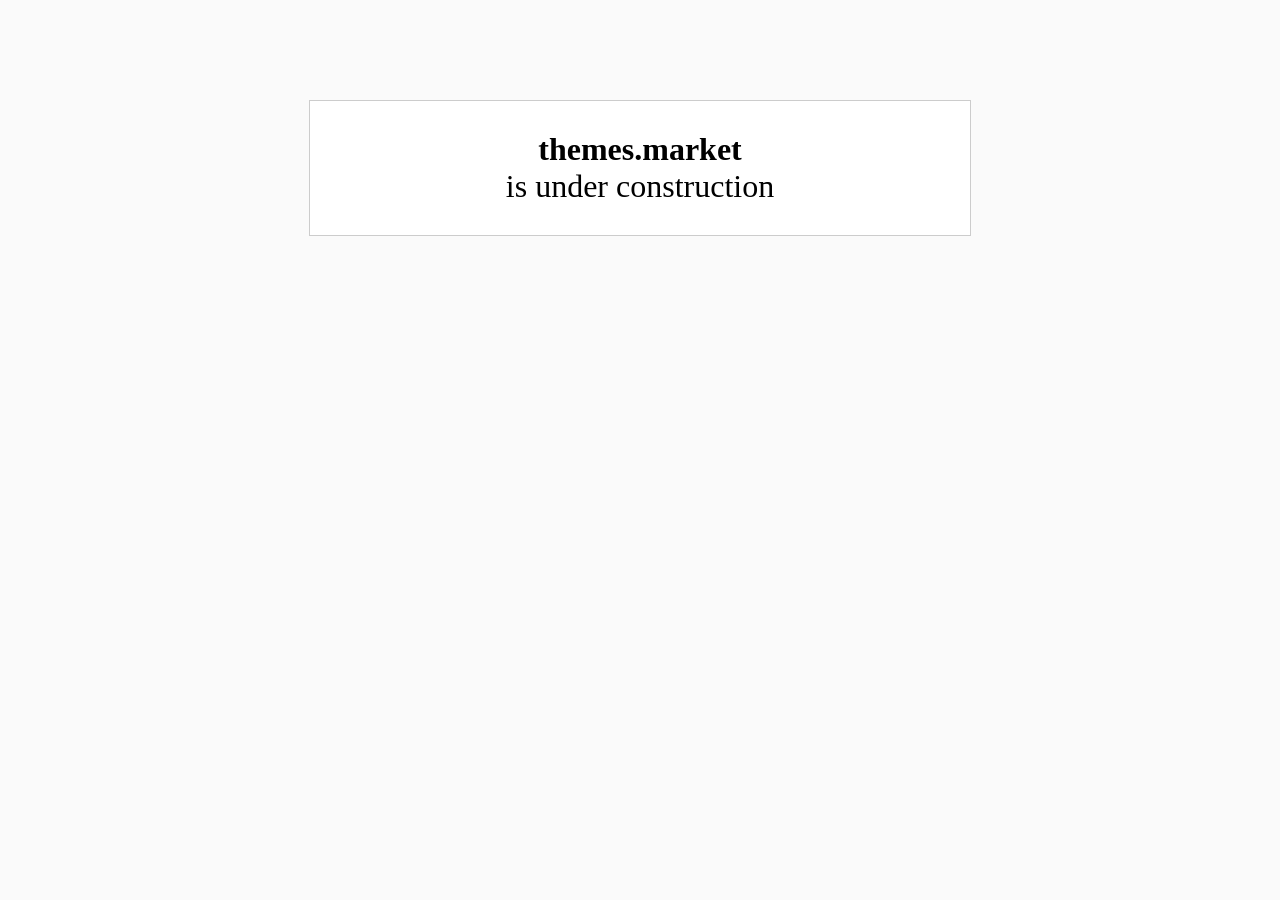
<file: Recipe System/assets/css/AjaxLoader.html>
<!DOCTYPE html>
<html>
	<head>
		<style>
			body{
				background: #fafafa;
				padding: 0;
				margin: 0;	
			}
			.message{
				margin: 100px auto;
				width: 600px;
				padding: 30px;
				border: 1px solid #ccc;
				background: #fff; 
			}
			.message .headmsg{
				text-align: center;
				font-size: 32px;
			}
		</style>
	</head>
	<body>

		<div class="message">
			<div class="headmsg"><strong>themes.market</strong><br /> is under construction</div>
		</div>
	</body>
</html>
</file>
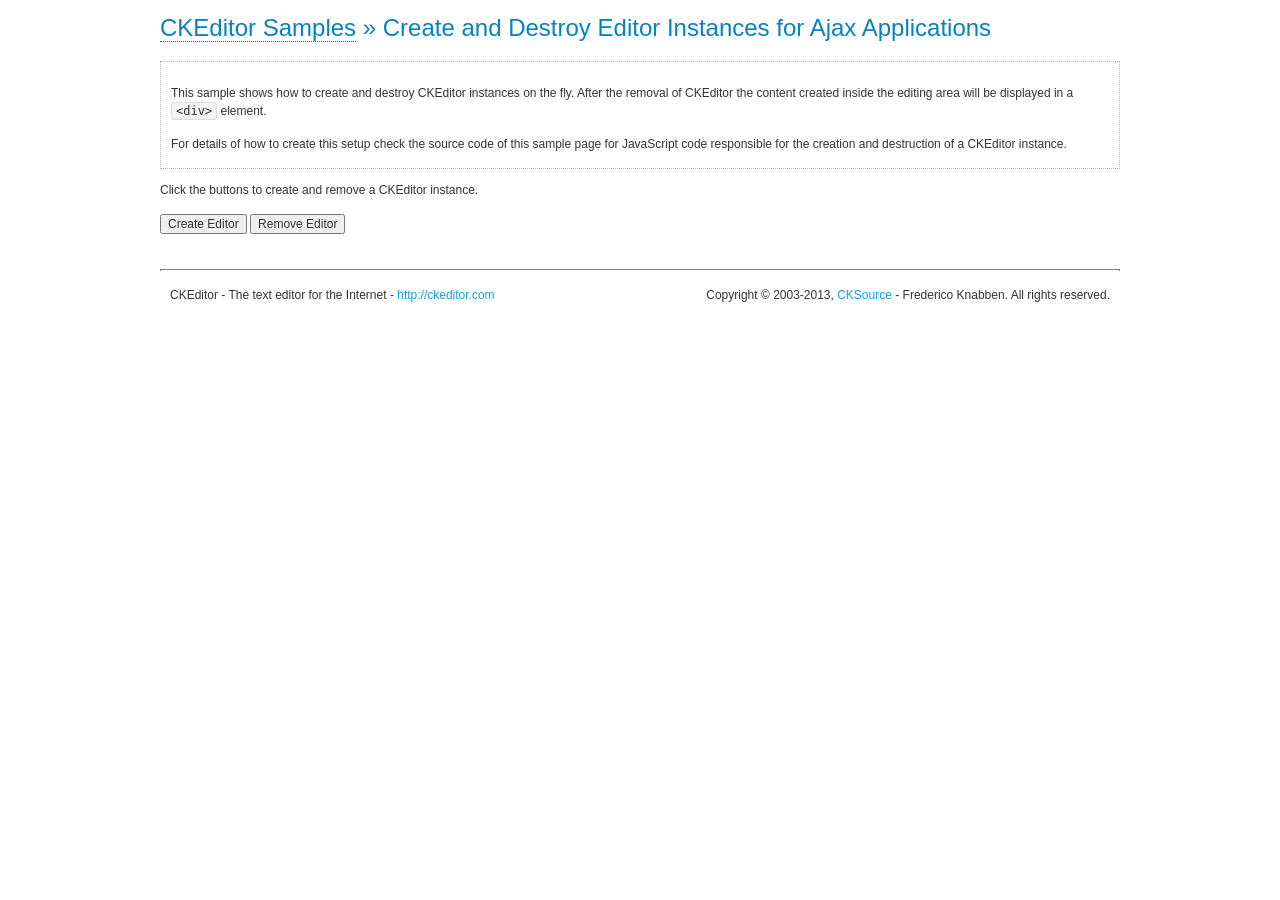
<file: Recipe System/admin/js/ckeditor/samples/ajax.html>
<!DOCTYPE html>
<!--
Copyright (c) 2003-2013, CKSource - Frederico Knabben. All rights reserved.
For licensing, see LICENSE.md or http://ckeditor.com/license
-->
<html>
<head>
	<title>Ajax &mdash; CKEditor Sample</title>
	<meta charset="utf-8">
	<script src="../ckeditor.js"></script>
	<link rel="stylesheet" href="sample.css">
	<script>

		var editor, html = '';

		function createEditor() {
			if ( editor )
				return;

			// Create a new editor inside the <div id="editor">, setting its value to html
			var config = {};
			editor = CKEDITOR.appendTo( 'editor', config, html );
		}

		function removeEditor() {
			if ( !editor )
				return;

			// Retrieve the editor contents. In an Ajax application, this data would be
			// sent to the server or used in any other way.
			document.getElementById( 'editorcontents' ).innerHTML = html = editor.getData();
			document.getElementById( 'contents' ).style.display = '';

			// Destroy the editor.
			editor.destroy();
			editor = null;
		}

	</script>
</head>
<body>
	<h1 class="samples">
		<a href="index.html">CKEditor Samples</a> &raquo; Create and Destroy Editor Instances for Ajax Applications
	</h1>
	<div class="description">
		<p>
			This sample shows how to create and destroy CKEditor instances on the fly. After the removal of CKEditor the content created inside the editing
			area will be displayed in a <code>&lt;div&gt;</code> element.
		</p>
		<p>
			For details of how to create this setup check the source code of this sample page
			for JavaScript code responsible for the creation and destruction of a CKEditor instance.
		</p>
	</div>
	<p>Click the buttons to create and remove a CKEditor instance.</p>
	<p>
		<input onclick="createEditor();" type="button" value="Create Editor">
		<input onclick="removeEditor();" type="button" value="Remove Editor">
	</p>
	<!-- This div will hold the editor. -->
	<div id="editor">
	</div>
	<div id="contents" style="display: none">
		<p>
			Edited Contents:
		</p>
		<!-- This div will be used to display the editor contents. -->
		<div id="editorcontents">
		</div>
	</div>
	<div id="footer">
		<hr>
		<p>
			CKEditor - The text editor for the Internet - <a class="samples" href="http://ckeditor.com/">http://ckeditor.com</a>
		</p>
		<p id="copy">
			Copyright &copy; 2003-2013, <a class="samples" href="http://cksource.com/">CKSource</a> - Frederico
			Knabben. All rights reserved.
		</p>
	</div>
</body>
</html>
</file>
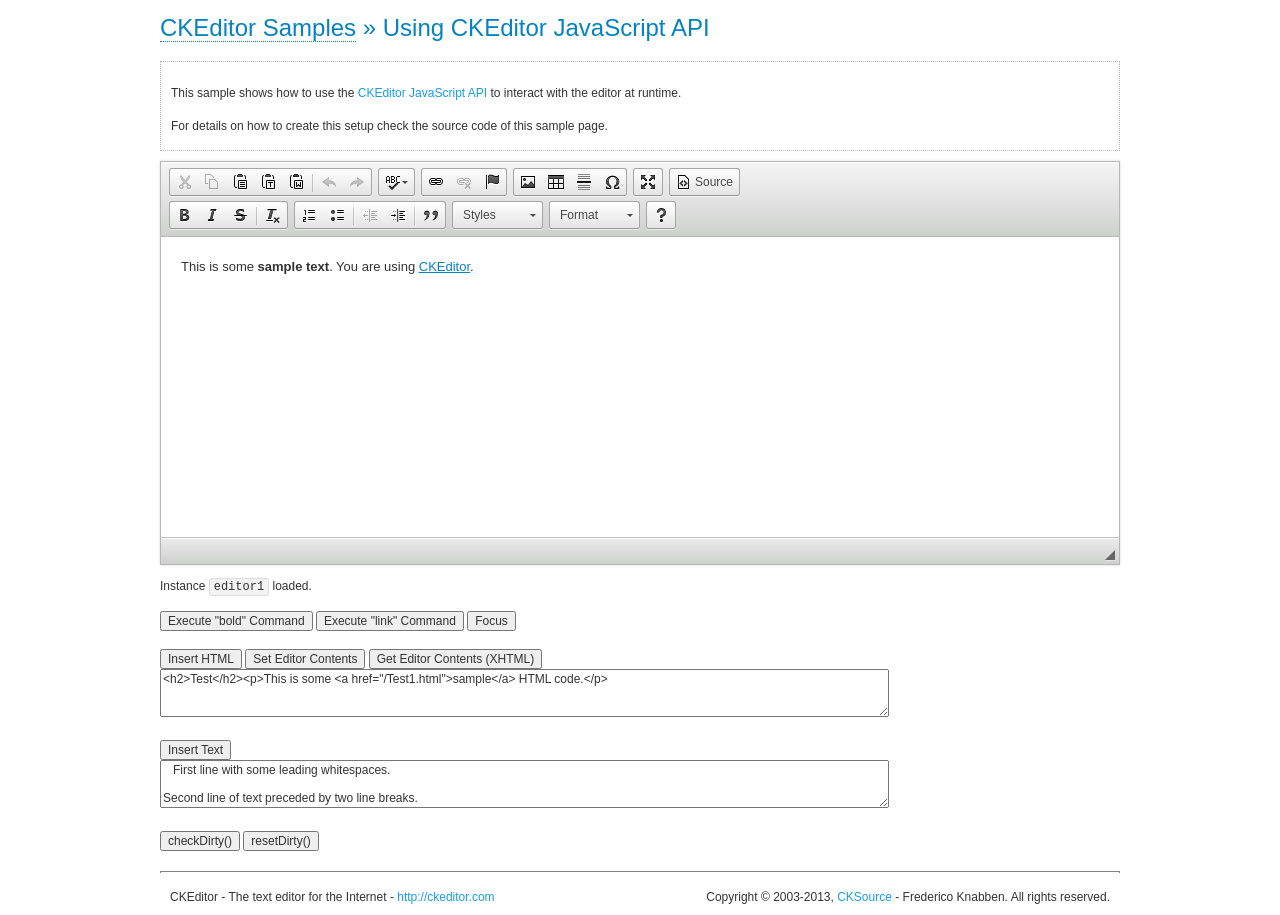
<file: Recipe System/admin/js/ckeditor/samples/api.html>
<!DOCTYPE html>
<!--
Copyright (c) 2003-2013, CKSource - Frederico Knabben. All rights reserved.
For licensing, see LICENSE.md or http://ckeditor.com/license
-->
<html>
<head>
	<meta charset="utf-8">
	<title>API Usage &mdash; CKEditor Sample</title>
	<script src="../ckeditor.js"></script>
	<link href="sample.css" rel="stylesheet">
	<script>

// The instanceReady event is fired, when an instance of CKEditor has finished
// its initialization.
CKEDITOR.on( 'instanceReady', function( ev ) {
	// Show the editor name and description in the browser status bar.
	document.getElementById( 'eMessage' ).innerHTML = 'Instance <code>' + ev.editor.name + '<\/code> loaded.';

	// Show this sample buttons.
	document.getElementById( 'eButtons' ).style.display = 'block';
});

function InsertHTML() {
	// Get the editor instance that we want to interact with.
	var editor = CKEDITOR.instances.editor1;
	var value = document.getElementById( 'htmlArea' ).value;

	// Check the active editing mode.
	if ( editor.mode == 'wysiwyg' )
	{
		// Insert HTML code.
		// http://docs.ckeditor.com/#!/api/CKEDITOR.editor-method-insertHtml
		editor.insertHtml( value );
	}
	else
		alert( 'You must be in WYSIWYG mode!' );
}

function InsertText() {
	// Get the editor instance that we want to interact with.
	var editor = CKEDITOR.instances.editor1;
	var value = document.getElementById( 'txtArea' ).value;

	// Check the active editing mode.
	if ( editor.mode == 'wysiwyg' )
	{
		// Insert as plain text.
		// http://docs.ckeditor.com/#!/api/CKEDITOR.editor-method-insertText
		editor.insertText( value );
	}
	else
		alert( 'You must be in WYSIWYG mode!' );
}

function SetContents() {
	// Get the editor instance that we want to interact with.
	var editor = CKEDITOR.instances.editor1;
	var value = document.getElementById( 'htmlArea' ).value;

	// Set editor contents (replace current contents).
	// http://docs.ckeditor.com/#!/api/CKEDITOR.editor-method-setData
	editor.setData( value );
}

function GetContents() {
	// Get the editor instance that you want to interact with.
	var editor = CKEDITOR.instances.editor1;

	// Get editor contents
	// http://docs.ckeditor.com/#!/api/CKEDITOR.editor-method-getData
	alert( editor.getData() );
}

function ExecuteCommand( commandName ) {
	// Get the editor instance that we want to interact with.
	var editor = CKEDITOR.instances.editor1;

	// Check the active editing mode.
	if ( editor.mode == 'wysiwyg' )
	{
		// Execute the command.
		// http://docs.ckeditor.com/#!/api/CKEDITOR.editor-method-execCommand
		editor.execCommand( commandName );
	}
	else
		alert( 'You must be in WYSIWYG mode!' );
}

function CheckDirty() {
	// Get the editor instance that we want to interact with.
	var editor = CKEDITOR.instances.editor1;
	// Checks whether the current editor contents present changes when compared
	// to the contents loaded into the editor at startup
	// http://docs.ckeditor.com/#!/api/CKEDITOR.editor-method-checkDirty
	alert( editor.checkDirty() );
}

function ResetDirty() {
	// Get the editor instance that we want to interact with.
	var editor = CKEDITOR.instances.editor1;
	// Resets the "dirty state" of the editor (see CheckDirty())
	// http://docs.ckeditor.com/#!/api/CKEDITOR.editor-method-resetDirty
	editor.resetDirty();
	alert( 'The "IsDirty" status has been reset' );
}

function Focus() {
	CKEDITOR.instances.editor1.focus();
}

function onFocus() {
	document.getElementById( 'eMessage' ).innerHTML = '<b>' + this.name + ' is focused </b>';
}

function onBlur() {
	document.getElementById( 'eMessage' ).innerHTML = this.name + ' lost focus';
}

	</script>

</head>
<body>
	<h1 class="samples">
		<a href="index.html">CKEditor Samples</a> &raquo; Using CKEditor JavaScript API
	</h1>
	<div class="description">
	<p>
		This sample shows how to use the
		<a class="samples" href="http://docs.ckeditor.com/#!/api/CKEDITOR.editor">CKEditor JavaScript API</a>
		to interact with the editor at runtime.
	</p>
	<p>
		For details on how to create this setup check the source code of this sample page.
	</p>
	</div>

	<!-- This <div> holds alert messages to be display in the sample page. -->
	<div id="alerts">
		<noscript>
			<p>
				<strong>CKEditor requires JavaScript to run</strong>. In a browser with no JavaScript
				support, like yours, you should still see the contents (HTML data) and you should
				be able to edit it normally, without a rich editor interface.
			</p>
		</noscript>
	</div>
	<form action="../../../samples/sample_posteddata.php" method="post">
		<textarea cols="100" id="editor1" name="editor1" rows="10">&lt;p&gt;This is some &lt;strong&gt;sample text&lt;/strong&gt;. You are using &lt;a href="http://ckeditor.com/"&gt;CKEditor&lt;/a&gt;.&lt;/p&gt;</textarea>

		<script>
			// Replace the <textarea id="editor1"> with an CKEditor instance.
			CKEDITOR.replace( 'editor1', {
				on: {
					focus: onFocus,
					blur: onBlur,

					// Check for availability of corresponding plugins.
					pluginsLoaded: function( evt ) {
						var doc = CKEDITOR.document, ed = evt.editor;
						if ( !ed.getCommand( 'bold' ) )
							doc.getById( 'exec-bold' ).hide();
						if ( !ed.getCommand( 'link' ) )
							doc.getById( 'exec-link' ).hide();
					}
				}
			});
		</script>

		<p id="eMessage">
		</p>

		<div id="eButtons" style="display: none">
			<input id="exec-bold" onclick="ExecuteCommand('bold');" type="button" value="Execute &quot;bold&quot; Command">
			<input id="exec-link" onclick="ExecuteCommand('link');" type="button" value="Execute &quot;link&quot; Command">
			<input onclick="Focus();" type="button" value="Focus">
			<br><br>
			<input onclick="InsertHTML();" type="button" value="Insert HTML">
			<input onclick="SetContents();" type="button" value="Set Editor Contents">
			<input onclick="GetContents();" type="button" value="Get Editor Contents (XHTML)">
			<br>
			<textarea cols="100" id="htmlArea" rows="3">&lt;h2&gt;Test&lt;/h2&gt;&lt;p&gt;This is some &lt;a href="/Test1.html"&gt;sample&lt;/a&gt; HTML code.&lt;/p&gt;</textarea>
			<br>
			<br>
			<input onclick="InsertText();" type="button" value="Insert Text">
			<br>
			<textarea cols="100" id="txtArea" rows="3">   First line with some leading whitespaces.

Second line of text preceded by two line breaks.</textarea>
			<br>
			<br>
			<input onclick="CheckDirty();" type="button" value="checkDirty()">
			<input onclick="ResetDirty();" type="button" value="resetDirty()">
		</div>
	</form>
	<div id="footer">
		<hr>
		<p>
			CKEditor - The text editor for the Internet - <a class="samples" href="http://ckeditor.com/">http://ckeditor.com</a>
		</p>
		<p id="copy">
			Copyright &copy; 2003-2013, <a class="samples" href="http://cksource.com/">CKSource</a> - Frederico
			Knabben. All rights reserved.
		</p>
	</div>
</body>
</html>
</file>
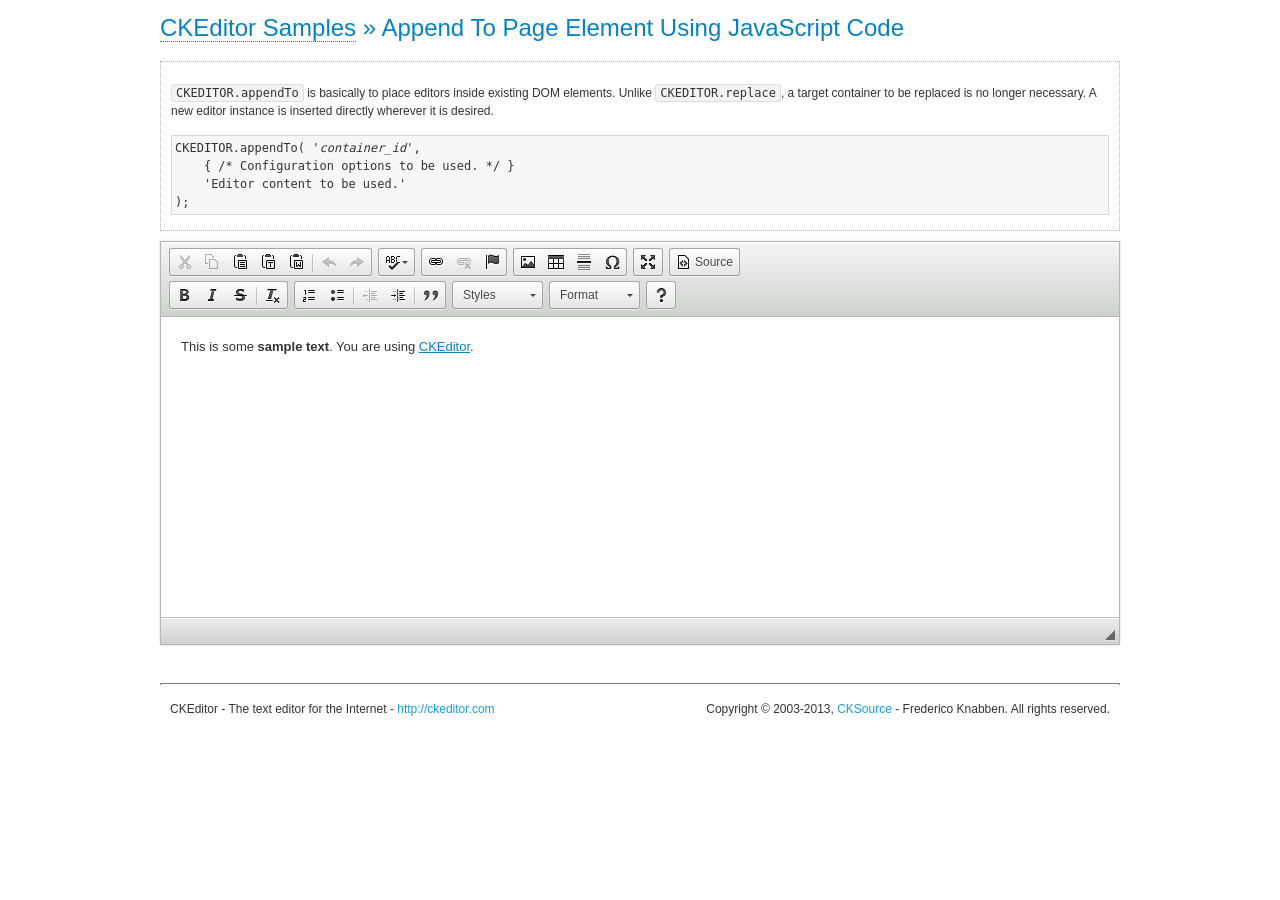
<file: Recipe System/admin/js/ckeditor/samples/appendto.html>
<!DOCTYPE html>
<!--
Copyright (c) 2003-2013, CKSource - Frederico Knabben. All rights reserved.
For licensing, see LICENSE.md or http://ckeditor.com/license
-->
<html>
<head>
	<title>CKEDITOR.appendTo &mdash; CKEditor Sample</title>
	<meta charset="utf-8">
	<script src="../ckeditor.js"></script>
	<link rel="stylesheet" href="sample.css">
</head>
<body>
	<h1 class="samples">
		<a href="index.html">CKEditor Samples</a> &raquo; Append To Page Element Using JavaScript Code
	</h1>
	<div id="section1">
		<div class="description">
			<p>
				<code>CKEDITOR.appendTo</code> is basically to place editors
				inside existing DOM elements. Unlike <code>CKEDITOR.replace</code>,
				a target container to be replaced is no longer necessary. A new editor
				instance is inserted directly wherever it is desired.
			</p>
<pre class="samples">CKEDITOR.appendTo( '<em>container_id</em>',
	{ /* Configuration options to be used. */ }
	'Editor content to be used.'
);</pre>
		</div>
		<script>

			// This call can be placed at any point after the
			// <textarea>, or inside a <head><script> in a
			// window.onload event handler.

			// Replace the <textarea id="editor"> with an CKEditor
			// instance, using default configurations.
			CKEDITOR.appendTo( 'section1',
				null,
				'<p>This is some <strong>sample text</strong>. You are using <a href="http://ckeditor.com/">CKEditor</a>.</p>'
			);

		</script>
	</div>
	<br>
	<div id="footer">
		<hr>
		<p>
			CKEditor - The text editor for the Internet - <a class="samples" href="http://ckeditor.com/">http://ckeditor.com</a>
		</p>
		<p id="copy">
			Copyright &copy; 2003-2013, <a class="samples" href="http://cksource.com/">CKSource</a> - Frederico
			Knabben. All rights reserved.
		</p>
	</div>
</body>
</html>
</file>
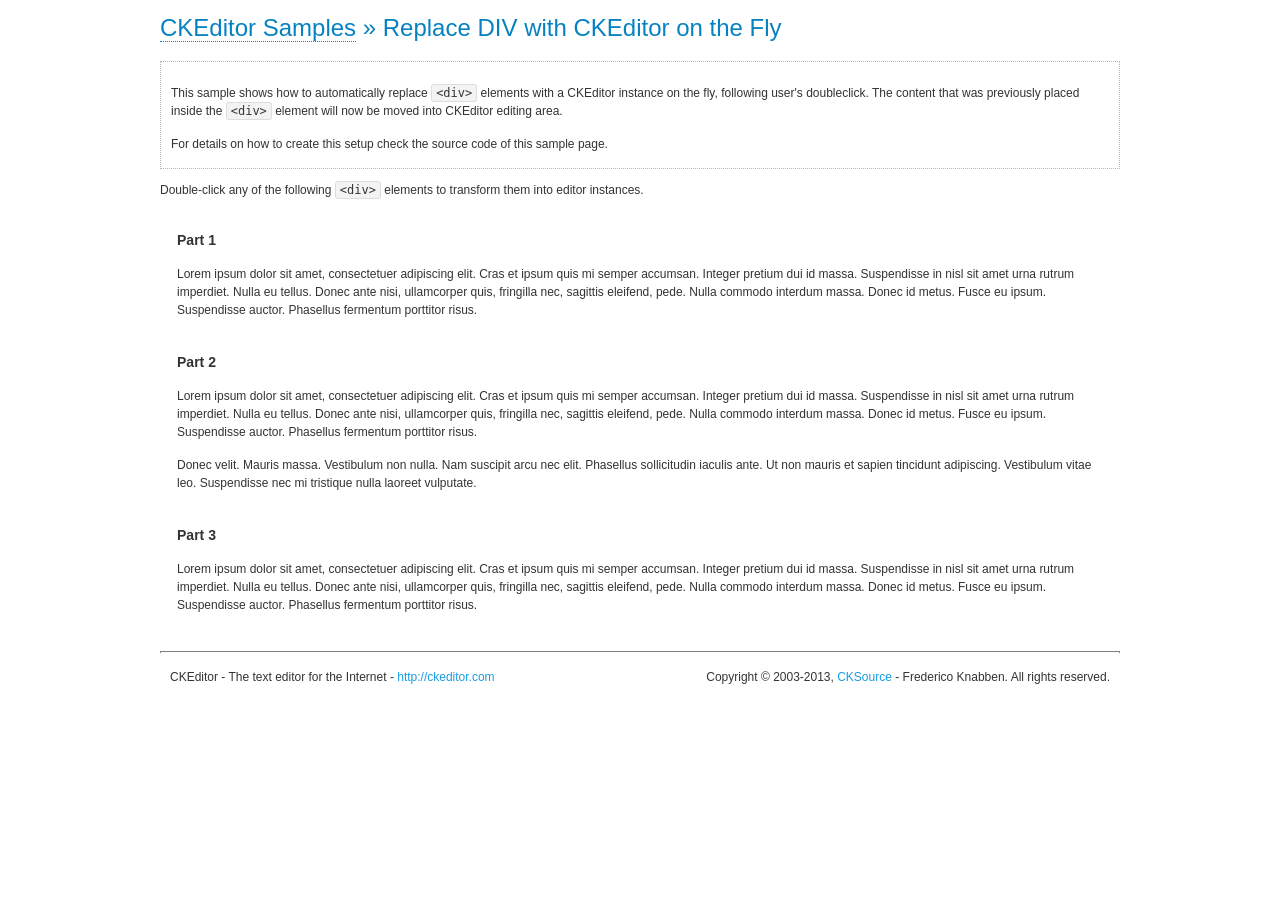
<file: Recipe System/admin/js/ckeditor/samples/divreplace.html>
<!DOCTYPE html>
<!--
Copyright (c) 2003-2013, CKSource - Frederico Knabben. All rights reserved.
For licensing, see LICENSE.md or http://ckeditor.com/license
-->
<html>
<head>
	<title>Replace DIV &mdash; CKEditor Sample</title>
	<meta charset="utf-8">
	<script src="../ckeditor.js"></script>
	<link href="sample.css" rel="stylesheet">
	<style>

		div.editable
		{
			border: solid 2px Transparent;
			padding-left: 15px;
			padding-right: 15px;
		}

		div.editable:hover
		{
			border-color: black;
		}

	</style>
	<script>

		// Uncomment the following code to test the "Timeout Loading Method".
		// CKEDITOR.loadFullCoreTimeout = 5;

		window.onload = function() {
			// Listen to the double click event.
			if ( window.addEventListener )
				document.body.addEventListener( 'dblclick', onDoubleClick, false );
			else if ( window.attachEvent )
				document.body.attachEvent( 'ondblclick', onDoubleClick );

		};

		function onDoubleClick( ev ) {
			// Get the element which fired the event. This is not necessarily the
			// element to which the event has been attached.
			var element = ev.target || ev.srcElement;

			// Find out the div that holds this element.
			var name;

			do {
				element = element.parentNode;
			}
			while ( element && ( name = element.nodeName.toLowerCase() ) &&
				( name != 'div' || element.className.indexOf( 'editable' ) == -1 ) && name != 'body' );

			if ( name == 'div' && element.className.indexOf( 'editable' ) != -1 )
				replaceDiv( element );
		}

		var editor;

		function replaceDiv( div ) {
			if ( editor )
				editor.destroy();

			editor = CKEDITOR.replace( div );
		}

	</script>
</head>
<body>
	<h1 class="samples">
		<a href="index.html">CKEditor Samples</a> &raquo; Replace DIV with CKEditor on the Fly
	</h1>
	<div class="description">
		<p>
			This sample shows how to automatically replace <code>&lt;div&gt;</code> elements
			with a CKEditor instance on the fly, following user's doubleclick. The content
			that was previously placed inside the <code>&lt;div&gt;</code> element will now
			be moved into CKEditor editing area.
		</p>
		<p>
			For details on how to create this setup check the source code of this sample page.
		</p>
	</div>
	<p>
		Double-click any of the following <code>&lt;div&gt;</code> elements to transform them into
		editor instances.
	</p>
	<div class="editable">
		<h3>
			Part 1
		</h3>
		<p>
			Lorem ipsum dolor sit amet, consectetuer adipiscing elit. Cras et ipsum quis mi
			semper accumsan. Integer pretium dui id massa. Suspendisse in nisl sit amet urna
			rutrum imperdiet. Nulla eu tellus. Donec ante nisi, ullamcorper quis, fringilla
			nec, sagittis eleifend, pede. Nulla commodo interdum massa. Donec id metus. Fusce
			eu ipsum. Suspendisse auctor. Phasellus fermentum porttitor risus.
		</p>
	</div>
	<div class="editable">
		<h3>
			Part 2
		</h3>
		<p>
			Lorem ipsum dolor sit amet, consectetuer adipiscing elit. Cras et ipsum quis mi
			semper accumsan. Integer pretium dui id massa. Suspendisse in nisl sit amet urna
			rutrum imperdiet. Nulla eu tellus. Donec ante nisi, ullamcorper quis, fringilla
			nec, sagittis eleifend, pede. Nulla commodo interdum massa. Donec id metus. Fusce
			eu ipsum. Suspendisse auctor. Phasellus fermentum porttitor risus.
		</p>
		<p>
			Donec velit. Mauris massa. Vestibulum non nulla. Nam suscipit arcu nec elit. Phasellus
			sollicitudin iaculis ante. Ut non mauris et sapien tincidunt adipiscing. Vestibulum
			vitae leo. Suspendisse nec mi tristique nulla laoreet vulputate.
		</p>
	</div>
	<div class="editable">
		<h3>
			Part 3
		</h3>
		<p>
			Lorem ipsum dolor sit amet, consectetuer adipiscing elit. Cras et ipsum quis mi
			semper accumsan. Integer pretium dui id massa. Suspendisse in nisl sit amet urna
			rutrum imperdiet. Nulla eu tellus. Donec ante nisi, ullamcorper quis, fringilla
			nec, sagittis eleifend, pede. Nulla commodo interdum massa. Donec id metus. Fusce
			eu ipsum. Suspendisse auctor. Phasellus fermentum porttitor risus.
		</p>
	</div>
	<div id="footer">
		<hr>
		<p>
			CKEditor - The text editor for the Internet - <a class="samples" href="http://ckeditor.com/">http://ckeditor.com</a>
		</p>
		<p id="copy">
			Copyright &copy; 2003-2013, <a class="samples" href="http://cksource.com/">CKSource</a> - Frederico
			Knabben. All rights reserved.
		</p>
	</div>
</body>
</html>
</file>
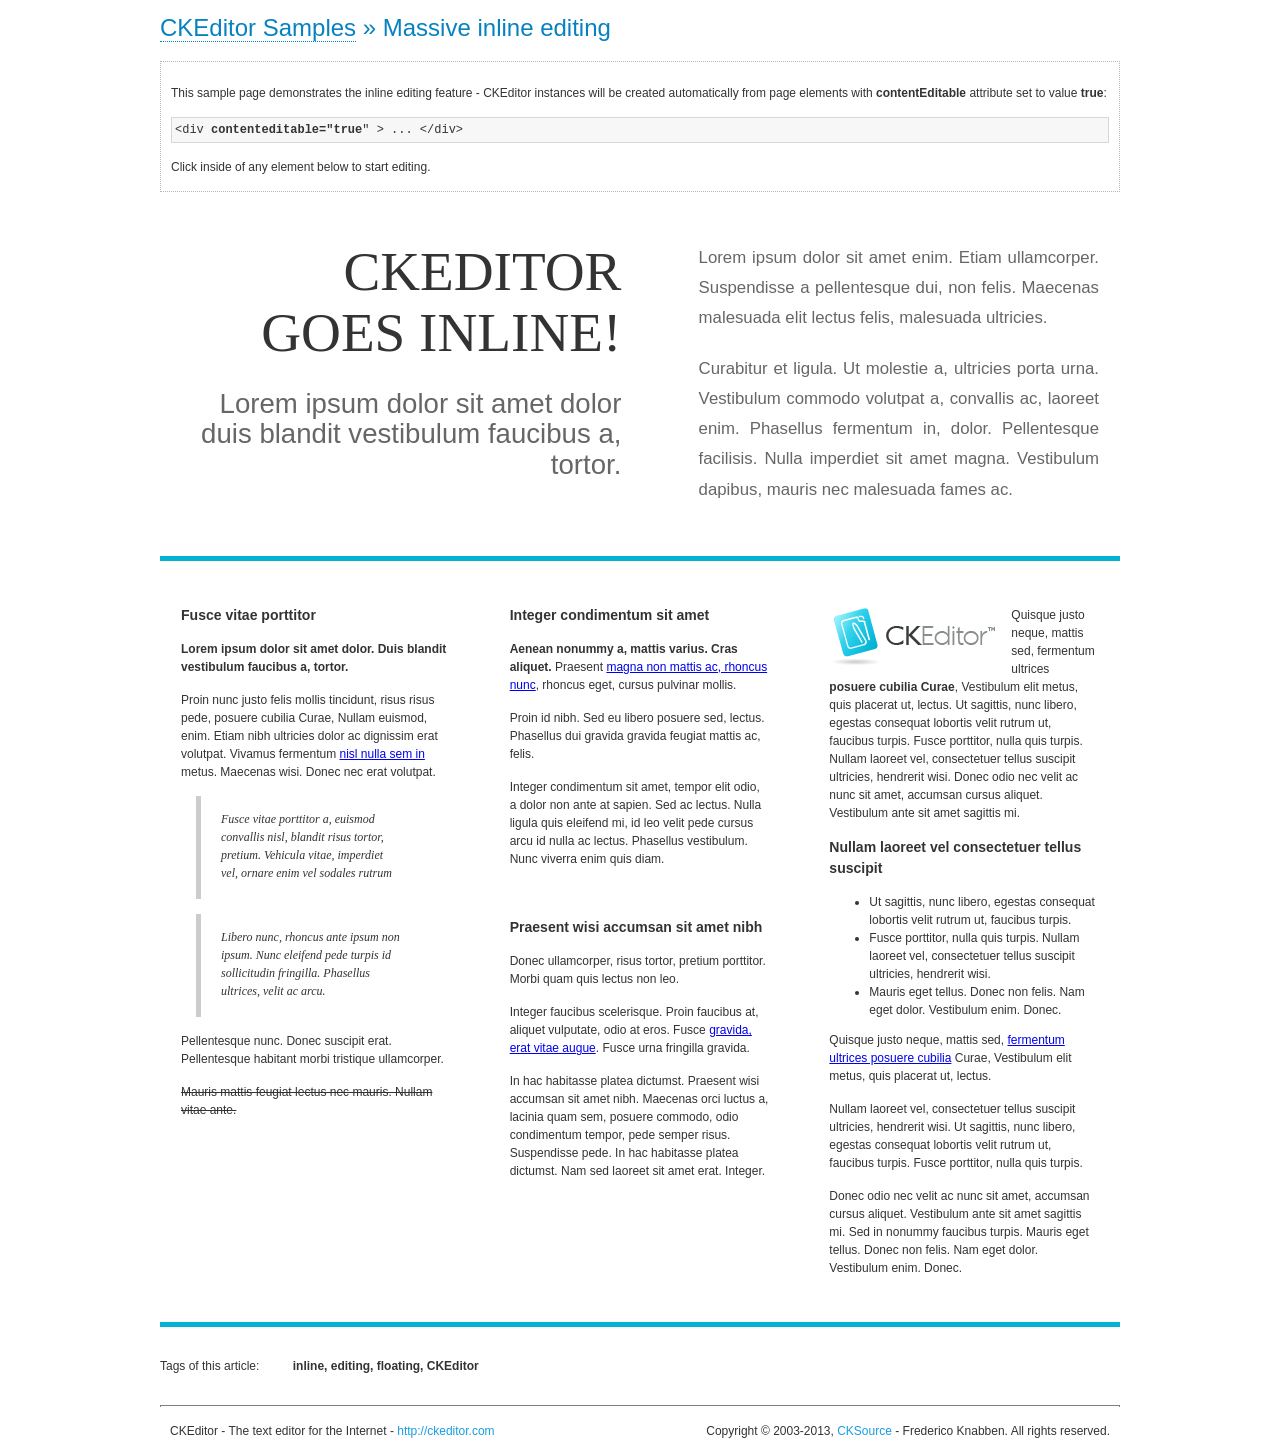
<file: Recipe System/admin/js/ckeditor/samples/inlineall.html>
<!DOCTYPE html>
<!--
Copyright (c) 2003-2013, CKSource - Frederico Knabben. All rights reserved.
For licensing, see LICENSE.md or http://ckeditor.com/license
-->
<html>
<head>
	<title>Massive inline editing &mdash; CKEditor Sample</title>
	<meta charset="utf-8">
	<script src="../ckeditor.js"></script>
	<script>

		// This code is generally not necessary, but it is here to demonstrate
		// how to customize specific editor instances on the fly. This fits well
		// this demo because we have editable elements (like headers) that
		// require less features.

		// The "instanceCreated" event is fired for every editor instance created.
		CKEDITOR.on( 'instanceCreated', function( event ) {
			var editor = event.editor,
				element = editor.element;

			// Customize editors for headers and tag list.
			// These editors don't need features like smileys, templates, iframes etc.
			if ( element.is( 'h1', 'h2', 'h3' ) || element.getAttribute( 'id' ) == 'taglist' ) {
				// Customize the editor configurations on "configLoaded" event,
				// which is fired after the configuration file loading and
				// execution. This makes it possible to change the
				// configurations before the editor initialization takes place.
				editor.on( 'configLoaded', function() {

					// Remove unnecessary plugins to make the editor simpler.
					editor.config.removePlugins = 'colorbutton,find,flash,font,' +
						'forms,iframe,image,newpage,removeformat,' +
						'smiley,specialchar,stylescombo,templates';

					// Rearrange the layout of the toolbar.
					editor.config.toolbarGroups = [
						{ name: 'editing',		groups: [ 'basicstyles', 'links' ] },
						{ name: 'undo' },
						{ name: 'clipboard',	groups: [ 'selection', 'clipboard' ] },
						{ name: 'about' }
					];
				});
			}
		});

	</script>
	<link href="sample.css" rel="stylesheet">
	<style>

		/* The following styles are just to make the page look nice. */

		/* Workaround to show Arial Black in Firefox. */
		@font-face
		{
			font-family: 'arial-black';
			src: local('Arial Black');
		}

		*[contenteditable="true"]
		{
			padding: 10px;
		}

		#container
		{
			width: 960px;
			margin: 30px auto 0;
		}

		#header
		{
			overflow: hidden;
			padding: 0 0 30px;
			border-bottom: 5px solid #05B2D2;
			position: relative;
		}

		#headerLeft,
		#headerRight
		{
			width: 49%;
			overflow: hidden;
		}

		#headerLeft
		{
			float: left;
			padding: 10px 1px 1px;
		}

		#headerLeft h2,
		#headerLeft h3
		{
			text-align: right;
			margin: 0;
			overflow: hidden;
			font-weight: normal;
		}

		#headerLeft h2
		{
			font-family: "Arial Black",arial-black;
			font-size: 4.6em;
			line-height: 1.1em;
			text-transform: uppercase;
		}

		#headerLeft h3
		{
			font-size: 2.3em;
			line-height: 1.1em;
			margin: .2em 0 0;
			color: #666;
		}

		#headerRight
		{
			float: right;
			padding: 1px;
		}

		#headerRight p
		{
			line-height: 1.8em;
			text-align: justify;
			margin: 0;
		}

		#headerRight p + p
		{
			margin-top: 20px;
		}

		#headerRight > div
		{
			padding: 20px;
			margin: 0 0 0 30px;
			font-size: 1.4em;
			color: #666;
		}

		#columns
		{
			color: #333;
			overflow: hidden;
			padding: 20px 0;
		}

		#columns > div
		{
			float: left;
			width: 33.3%;
		}

		#columns #column1 > div
		{
			margin-left: 1px;
		}

		#columns #column3 > div
		{
			margin-right: 1px;
		}

		#columns > div > div
		{
			margin: 0px 10px;
			padding: 10px 20px;
		}

		#columns blockquote
		{
			margin-left: 15px;
		}

		#tagLine
		{
			border-top: 5px solid #05B2D2;
			padding-top: 20px;
		}

		#taglist {
			display: inline-block;
			margin-left: 20px;
			font-weight: bold;
			margin: 0 0 0 20px;
		}

	</style>
</head>
<body>
<div>
	<h1 class="samples"><a href="index.html">CKEditor Samples</a> &raquo; Massive inline editing</h1>
	<div class="description">
		<p>This sample page demonstrates the inline editing feature - CKEditor instances will be created automatically from page elements with <strong>contentEditable</strong> attribute set to value <strong>true</strong>:</p>
		<pre class="samples">&lt;div <strong>contenteditable="true</strong>" &gt; ... &lt;/div&gt;</pre>
		<p>Click inside of any element below to start editing.</p>
	</div>
</div>
<div id="container">
	<div id="header">
		<div id="headerLeft">
			<h2 id="sampleTitle" contenteditable="true">
				CKEditor<br> Goes Inline!
			</h2>
			<h3 contenteditable="true">
				Lorem ipsum dolor sit amet dolor duis blandit vestibulum faucibus a, tortor.
			</h3>
		</div>
		<div id="headerRight">
			<div contenteditable="true">
				<p>
					Lorem ipsum dolor sit amet enim. Etiam ullamcorper. Suspendisse a pellentesque dui, non felis. Maecenas malesuada elit lectus felis, malesuada ultricies.
				</p>
				<p>
					Curabitur et ligula. Ut molestie a, ultricies porta urna. Vestibulum commodo volutpat a, convallis ac, laoreet enim. Phasellus fermentum in, dolor. Pellentesque facilisis. Nulla imperdiet sit amet magna. Vestibulum dapibus, mauris nec malesuada fames ac.
				</p>
			</div>
		</div>
	</div>
	<div id="columns">
		<div id="column1">
			<div contenteditable="true">
				<h3>
					Fusce vitae porttitor
				</h3>
				<p>
					<strong>
						Lorem ipsum dolor sit amet dolor. Duis blandit vestibulum faucibus a, tortor.
					</strong>
				</p>
				<p>
					Proin nunc justo felis mollis tincidunt, risus risus pede, posuere cubilia Curae, Nullam euismod, enim. Etiam nibh ultricies dolor ac dignissim erat volutpat. Vivamus fermentum <a href="http://ckeditor.com/">nisl nulla sem in</a> metus. Maecenas wisi. Donec nec erat volutpat.
				</p>
				<blockquote>
					<p>
						Fusce vitae porttitor a, euismod convallis nisl, blandit risus tortor, pretium.
						Vehicula vitae, imperdiet vel, ornare enim vel sodales rutrum
					</p>
				</blockquote>
				<blockquote>
					<p>
						Libero nunc, rhoncus ante ipsum non ipsum. Nunc eleifend pede turpis id sollicitudin fringilla. Phasellus ultrices, velit ac arcu.
					</p>
				</blockquote>
				<p>Pellentesque nunc. Donec suscipit erat. Pellentesque habitant morbi tristique ullamcorper.</p>
				<p><s>Mauris mattis feugiat lectus nec mauris. Nullam vitae ante.</s></p>
			</div>
		</div>
		<div id="column2">
			<div contenteditable="true">
				<h3>
					Integer condimentum sit amet
				</h3>
				<p>
					<strong>Aenean nonummy a, mattis varius. Cras aliquet.</strong>
					Praesent <a href="http://ckeditor.com/">magna non mattis ac, rhoncus nunc</a>, rhoncus eget, cursus pulvinar mollis.</p>
				<p>Proin id nibh. Sed eu libero posuere sed, lectus. Phasellus dui gravida gravida feugiat mattis ac, felis.</p>
				<p>Integer condimentum sit amet, tempor elit odio, a dolor non ante at sapien. Sed ac lectus. Nulla ligula quis eleifend mi, id leo velit pede cursus arcu id nulla ac lectus. Phasellus vestibulum. Nunc viverra enim quis diam.</p>
			</div>
			<div contenteditable="true">
				<h3>
					Praesent wisi accumsan sit amet nibh
				</h3>
				<p>Donec ullamcorper, risus tortor, pretium porttitor. Morbi quam quis lectus non leo.</p>
				<p style="margin-left: 40px; ">Integer faucibus scelerisque. Proin faucibus at, aliquet vulputate, odio at eros. Fusce <a href="http://ckeditor.com/">gravida, erat vitae augue</a>. Fusce urna fringilla gravida.</p>
				<p>In hac habitasse platea dictumst. Praesent wisi accumsan sit amet nibh. Maecenas orci luctus a, lacinia quam sem, posuere commodo, odio condimentum tempor, pede semper risus. Suspendisse pede. In hac habitasse platea dictumst. Nam sed laoreet sit amet erat. Integer.</p>
			</div>
		</div>
		<div id="column3">
			<div contenteditable="true">
				<p>
					<img src="assets/inlineall/logo.png" alt="CKEditor logo" style="float:left">
				</p>
				<p>Quisque justo neque, mattis sed, fermentum ultrices <strong>posuere cubilia Curae</strong>, Vestibulum elit metus, quis placerat ut, lectus. Ut sagittis, nunc libero, egestas consequat lobortis velit rutrum ut, faucibus turpis. Fusce porttitor, nulla quis turpis. Nullam laoreet vel, consectetuer tellus suscipit ultricies, hendrerit wisi. Donec odio nec velit ac nunc sit amet, accumsan cursus aliquet. Vestibulum ante sit amet sagittis mi.</p>
				<h3>
					Nullam laoreet vel consectetuer tellus suscipit
				</h3>
				<ul>
					<li>Ut sagittis, nunc libero, egestas consequat lobortis velit rutrum ut, faucibus turpis.</li>
					<li>Fusce porttitor, nulla quis turpis. Nullam laoreet vel, consectetuer tellus suscipit ultricies, hendrerit wisi.</li>
					<li>Mauris eget tellus. Donec non felis. Nam eget dolor. Vestibulum enim. Donec.</li>
				</ul>
				<p>Quisque justo neque, mattis sed, <a href="http://ckeditor.com/">fermentum ultrices posuere cubilia</a> Curae, Vestibulum elit metus, quis placerat ut, lectus.</p>
				<p>Nullam laoreet vel, consectetuer tellus suscipit ultricies, hendrerit wisi. Ut sagittis, nunc libero, egestas consequat lobortis velit rutrum ut, faucibus turpis. Fusce porttitor, nulla quis turpis.</p>
				<p>Donec odio nec velit ac nunc sit amet, accumsan cursus aliquet. Vestibulum ante sit amet sagittis mi. Sed in nonummy faucibus turpis. Mauris eget tellus. Donec non felis. Nam eget dolor. Vestibulum enim. Donec.</p>
			</div>
		</div>
	</div>
	<div id="tagLine">
		Tags of this article:
		<p id="taglist" contenteditable="true">
			inline, editing, floating, CKEditor
		</p>
	</div>
</div>
<div id="footer">
	<hr>
	<p>
		CKEditor - The text editor for the Internet - <a class="samples" href="http://ckeditor.com/">
			http://ckeditor.com</a>
	</p>
	<p id="copy">
		Copyright &copy; 2003-2013, <a class="samples" href="http://cksource.com/">CKSource</a>
		- Frederico Knabben. All rights reserved.
	</p>
</div>
</body>
</html>
</file>
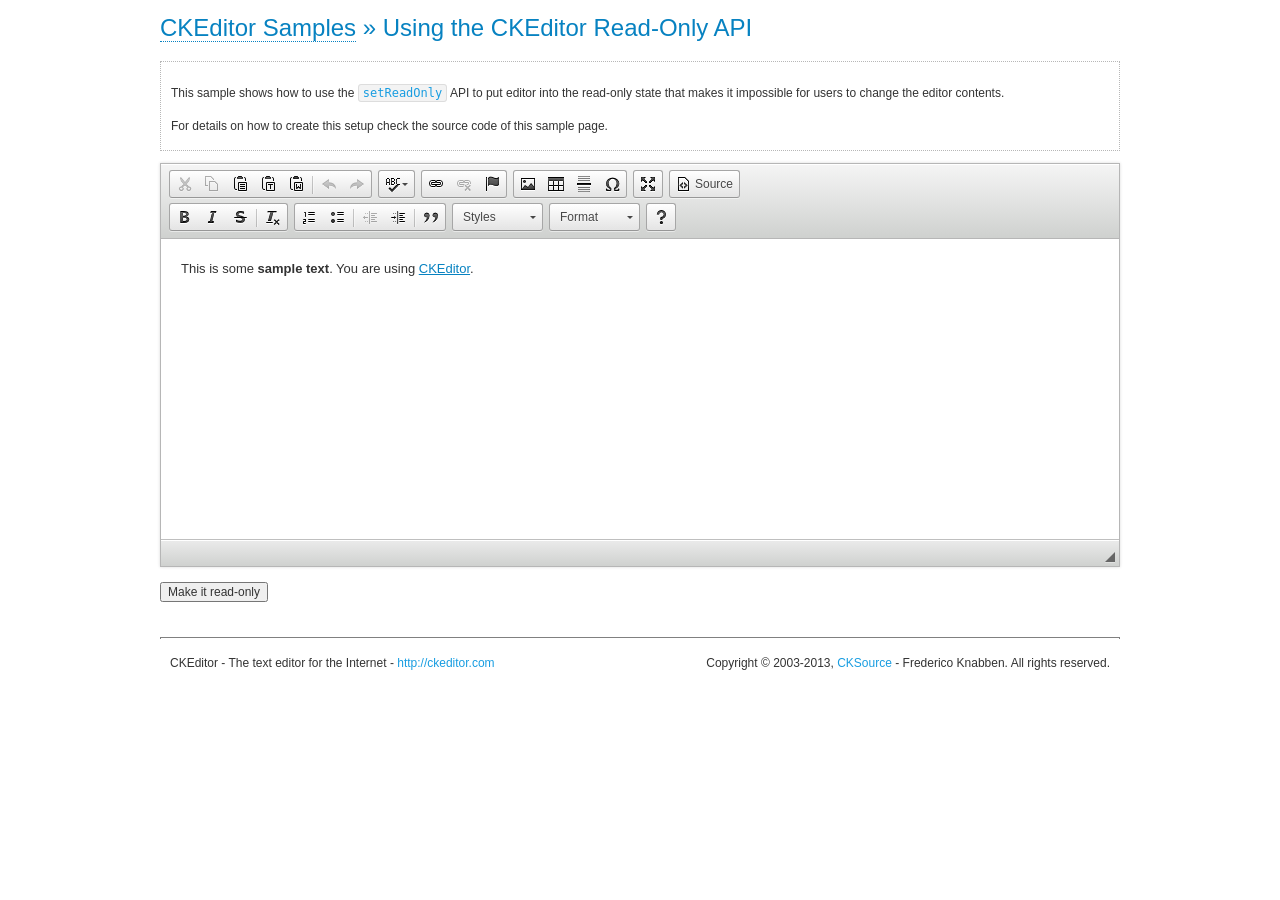
<file: Recipe System/admin/js/ckeditor/samples/readonly.html>
<!DOCTYPE html>
<!--
Copyright (c) 2003-2013, CKSource - Frederico Knabben. All rights reserved.
For licensing, see LICENSE.md or http://ckeditor.com/license
-->
<html>
<head>
	<title>Using the CKEditor Read-Only API &mdash; CKEditor Sample</title>
	<meta charset="utf-8">
	<script src="../ckeditor.js"></script>
	<link rel="stylesheet" href="sample.css">
	<script>

		var editor;

		// The instanceReady event is fired, when an instance of CKEditor has finished
		// its initialization.
		CKEDITOR.on( 'instanceReady', function( ev ) {
			editor = ev.editor;

			// Show this "on" button.
			document.getElementById( 'readOnlyOn' ).style.display = '';

			// Event fired when the readOnly property changes.
			editor.on( 'readOnly', function() {
				document.getElementById( 'readOnlyOn' ).style.display = this.readOnly ? 'none' : '';
				document.getElementById( 'readOnlyOff' ).style.display = this.readOnly ? '' : 'none';
			});
		});

		function toggleReadOnly( isReadOnly ) {
			// Change the read-only state of the editor.
			// http://docs.ckeditor.com/#!/api/CKEDITOR.editor-method-setReadOnly
			editor.setReadOnly( isReadOnly );
		}

	</script>
</head>
<body>
	<h1 class="samples">
		<a href="index.html">CKEditor Samples</a> &raquo; Using the CKEditor Read-Only API
	</h1>
	<div class="description">
		<p>
			This sample shows how to use the
			<code><a class="samples" href="http://docs.ckeditor.com/#!/api/CKEDITOR.editor-method-setReadOnly">setReadOnly</a></code>
			API to put editor into the read-only state that makes it impossible for users to change the editor contents.
		</p>
		<p>
			For details on how to create this setup check the source code of this sample page.
		</p>
	</div>
	<form action="sample_posteddata.php" method="post">
		<p>
			<textarea class="ckeditor" id="editor1" name="editor1" cols="100" rows="10">&lt;p&gt;This is some &lt;strong&gt;sample text&lt;/strong&gt;. You are using &lt;a href="http://ckeditor.com/"&gt;CKEditor&lt;/a&gt;.&lt;/p&gt;</textarea>
		</p>
		<p>
			<input id="readOnlyOn" onclick="toggleReadOnly();" type="button" value="Make it read-only" style="display:none">
			<input id="readOnlyOff" onclick="toggleReadOnly( false );" type="button" value="Make it editable again" style="display:none">
		</p>
	</form>
	<div id="footer">
		<hr>
		<p>
			CKEditor - The text editor for the Internet - <a class="samples" href="http://ckeditor.com/">http://ckeditor.com</a>
		</p>
		<p id="copy">
			Copyright &copy; 2003-2013, <a class="samples" href="http://cksource.com/">CKSource</a> - Frederico
			Knabben. All rights reserved.
		</p>
	</div>
</body>
</html>
</file>
<file: Recipe System/admin/css/libs/nanoscroller.css>
/** initial setup **/
.nano {
  position : relative;
  width    : 100%;
  height   : 100%;
  overflow : hidden;
}
.nano > .nano-content {
  position      : absolute;
  overflow      : scroll;
  overflow-x    : hidden;
  top           : 0;
  right         : 0;
  bottom        : 0;
  left          : 0;
}
.nano > .nano-content:focus {
  outline: thin dotted;
}
.nano > .nano-content::-webkit-scrollbar {
  display: none;
}
.has-scrollbar > .nano-content::-webkit-scrollbar {
  display: block;
}
.nano > .nano-pane {
  background : rgba(0,0,0,.1);
  position   : absolute;
  width      : 7px;
  right      : 0;
  top        : 0;
  bottom     : 0;
  visibility : hidden\9; /* Target only IE7 and IE8 with this hack */
  opacity    : .01;
  -webkit-transition    : .2s;
  -moz-transition       : .2s;
  -o-transition         : .2s;
  transition            : .2s;
  -moz-border-radius    : 7px;
  -webkit-border-radius : 7px;
  border-radius         : 7px;
}
.nano > .nano-pane > .nano-slider {
  background: #444;
  background: rgba(0,0,0,.5);
  position              : relative;
  margin                : 0 1px;
  -moz-border-radius    : 7px;
  -webkit-border-radius : 7px;
  border-radius         : 7px;
}
.nano:hover > .nano-pane, .nano-pane.active, .nano-pane.flashed {
  visibility : visible\9; /* Target only IE7 and IE8 with this hack */
  opacity    : 0.99;
}


/** initial setup for left menu **/
@media (min-width: 992px) {
	.fixed-leftmenu .col-left-nano {
	  position : relative;
	  width    : 100%;
	  height   : 100%;
	  overflow : hidden;
	}
	.fixed-leftmenu .col-left-nano > .col-left-nano-content {
	  position      : absolute;
	  overflow      : scroll;
	  overflow-x    : hidden;
	  top           : 0;
	  right         : 0;
	  bottom        : 0;
	  left          : 0;
	}
	.fixed-leftmenu .col-left-nano > .col-left-nano-content:focus {
	  outline: thin dotted;
	}
	.fixed-leftmenu .col-left-nano > .col-left-nano-content::-webkit-scrollbar {
	  display: none;
	}
	.fixed-leftmenu .has-scrollbar > .col-left-nano-content::-webkit-scrollbar {
	  display: block;
	}
	.fixed-leftmenu .col-left-nano > .nano-pane {
	  background : rgba(0,0,0,.1);
	  position   : absolute;
	  width      : 7px;
	  right      : 0;
	  top        : 0;
	  bottom     : 0;
	  visibility : hidden\9; /* Target only IE7 and IE8 with this hack */
	  opacity    : .01;
	  -webkit-transition    : .2s;
	  -moz-transition       : .2s;
	  -o-transition         : .2s;
	  transition            : .2s;
	  -moz-border-radius    : 7px;
	  -webkit-border-radius : 7px;
	  border-radius         : 7px;
	}
	.fixed-leftmenu .col-left-nano > .nano-pane > .nano-slider {
	  background: #444;
	  background: rgba(0,0,0,.5);
	  position              : relative;
	  margin                : 0 1px;
	  -moz-border-radius    : 7px;
	  -webkit-border-radius : 7px;
	  border-radius         : 7px;
	}
	.fixed-leftmenu .col-left-:hover > .nano-pane, .nano-pane.active, .nano-pane.flashed {
	  visibility : visible\9; /* Target only IE7 and IE8 with this hack */
	  opacity    : 0.99;
	}
	
	
	
	
	
	
	
	
	#email-navigation.email-nav-nano,
	#email-content.email-content-nano,
	#email-detail.email-detail-nano,
	#email-new.email-new-nano {
	  height   : 100%;
	  overflow : hidden;
	}
	#email-navigation.email-nav-nano > .email-nav-nano-content,
	#email-content.email-content-nano > .email-content-nano-content,
	#email-detail.email-detail-nano > .email-detail-nano-content,
	#email-new.email-new-nano > .email-new-nano-content {
	  position      : absolute;
	  overflow      : scroll;
	  overflow-x    : hidden;
	  top           : 0;
	  right         : 0;
	  bottom        : 0;
	  left          : 0;
	}
	.rtl #email-navigation.email-nav-nano > .email-nav-nano-content,
	.rtl #email-content.email-content-nano > .email-content-nano-content,
	.rtl #email-detail.email-detail-nano > .email-detail-nano-content,
	.rtl #email-new.email-new-nano > .email-new-nano-content {
		left: -14px;
		padding-left: 14px;
		right: 0 !important;
		padding-right: 0 !important;
	}
	#email-navigation.email-nav-nano > .email-nav-nano-content:focus,
	#email-content.email-content-nano > .email-content-nano-content:focus,
	#email-detail.email-detail-nano > .email-detail-nano-content:focus,
	#email-new.email-new-nano > .email-new-nano-content:focus {
	  outline: thin dotted;
	}
	#email-navigation.email-nav-nano > .email-nav-nano-content::-webkit-scrollbar,
	#email-content.email-content-nano > .email-content-nano-content::-webkit-scrollbar,
	#email-detail.email-detail-nano > .email-detail-nano-content::-webkit-scrollbar,
	#email-new.email-new-nano > .email-new-nano-content::-webkit-scrollbar {
	  display: none;
	}
	#email-navigation.has-scrollbar > .email-nav-nano-content::-webkit-scrollbar,
	#email-content.has-scrollbar > .email-content-nano-content::-webkit-scrollbar,
	#email-detail.has-scrollbar > .email-detail-nano-content::-webkit-scrollbar,
	#email-new.has-scrollbar > .email-new-nano-content::-webkit-scrollbar {
	  display: block;
	}
	#email-navigation.email-nav-nano > .nano-pane,
	#email-content.email-content-nano > .nano-pane,
	#email-detail.email-detail-nano > .nano-pane,
	#email-new.email-new-nano > .nano-pane {
	  background : rgba(0,0,0,.1);
	  position   : absolute;
	  width      : 7px;
	  right      : 0;
	  top        : 0;
	  bottom     : 0;
	  visibility : hidden\9; /* Target only IE7 and IE8 with this hack */
	  opacity    : .01;
	  -webkit-transition    : .2s;
	  -moz-transition       : .2s;
	  -o-transition         : .2s;
	  transition            : .2s;
	  -moz-border-radius    : 7px;
	  -webkit-border-radius : 7px;
	  border-radius         : 7px;
	}
	.rtl #email-navigation.email-nav-nano > .nano-pane,
	.rtl #email-content.email-content-nano > .nano-pane,
	.rtl #email-detail.email-detail-nano > .nano-pane,
	.rtl #email-new.email-new-nano > .nano-pane {
		left: 0;
		right: auto;
	}
	#email-navigation.email-nav-nano > .nano-pane > .nano-slider,
	#email-content.email-content-nano > .nano-pane > .nano-slider,
	#email-detail.email-detail-nano > .nano-pane > .nano-slider,
	#email-new.email-new-nano > .nano-pane > .nano-slider {
	  background: #444;
	  background: rgba(0,0,0,.5);
	  position              : relative;
	  margin                : 0 1px;
	  -moz-border-radius    : 7px;
	  -webkit-border-radius : 7px;
	  border-radius         : 7px;
	}
	#email-navigation.email-nav-nano:hover > .nano-pane, 
	#email-navigation .nano-pane.active, 
	#email-navigation .nano-pane.flashed,
	#email-content.email-content-nano:hover > .nano-pane, 
	#email-content .nano-pane.active, 
	#email-content .nano-pane.flashed,
	#email-detail.email-detail-nano:hover > .nano-pane, 
	#email-detail .nano-pane.active, 
	#email-detail .nano-pane.flashed,
	#email-new.email-new-nano:hover > .nano-pane, 
	#email-new .nano-pane.active, 
	#email-new .nano-pane.flashed {
	  visibility : visible\9; /* Target only IE7 and IE8 with this hack */
	  opacity    : 0.99;
	}
}
</file>
<file: Recipe System/admin/css/compiled/theme_styles.css>
html, body {
  font-family: "Open Sans", sans-serif;
  -webkit-font-smoothing: antialiased;
}
@media (max-width: 419px) {
  html, body {
    font-size: 12px;
  }
}

body {
  color: #344644;
  background: url("../../img/whitey.jpg") repeat scroll 0 0 #fff;
  background-size: 220px 220px;
}

h1, h2, h3, h4, h5, h6 {
  font-family: "Open Sans", sans-serif;
  font-weight: 300;
}

h1 {
  clear: both;
  color: #3498db;
  margin: 0 0 20px 0;
  padding-left: 14px;
  font-size: 2em;
}

h2 {
  clear: both;
  font-size: 1.8em;
  margin-bottom: 10px;
  padding: 10px 0 10px 30px;
}

h3 {
  border-bottom: 1px solid #c2c2c2;
  padding-left: 5px;
  margin-bottom: 15px;
  margin-top: 30px;
  font-size: 1.4em;
}
h3 > span {
  border-bottom: 2px solid #c2c2c2;
  display: inline-block;
  padding: 0 5px 5px;
}

h4 {
  font-size: 1.2em;
}

h5 {
  font-size: 1em;
}

h6 {
  font-size: 0.875em;
}

a {
  color: #3498db;
  outline: none !important;
}
a:hover, a:focus {
  color: #3498db;
}

.container {
  padding-left: 8px;
  padding-right: 8px;
}
@media (max-width: 767px) {
  .container {
    padding-left: 5px;
    padding-right: 5px;
  }
}

.row {
  margin-left: -8px;
  margin-right: -8px;
}
@media (max-width: 767px) {
  .row {
    margin-left: -5px;
    margin-right: -5px;
  }
}

.col-xs-1,
.col-sm-1,
.col-md-1,
.col-lg-1,
.col-xs-2,
.col-sm-2,
.col-md-2,
.col-lg-2,
.col-xs-3,
.col-sm-3,
.col-md-3,
.col-lg-3,
.col-xs-4,
.col-sm-4,
.col-md-4,
.col-lg-4,
.col-xs-5,
.col-sm-5,
.col-md-5,
.col-lg-5,
.col-xs-6,
.col-sm-6,
.col-md-6,
.col-lg-6,
.col-xs-7,
.col-sm-7,
.col-md-7,
.col-lg-7,
.col-xs-8,
.col-sm-8,
.col-md-8,
.col-lg-8,
.col-xs-9,
.col-sm-9,
.col-md-9,
.col-lg-9,
.col-xs-10,
.col-sm-10,
.col-md-10,
.col-lg-10,
.col-xs-11,
.col-sm-11,
.col-md-11,
.col-lg-11,
.col-xs-12,
.col-sm-12,
.col-md-12,
.col-lg-12 {
  padding-left: 8px;
  padding-right: 8px;
}
@media (max-width: 767px) {
  .col-xs-1,
  .col-sm-1,
  .col-md-1,
  .col-lg-1,
  .col-xs-2,
  .col-sm-2,
  .col-md-2,
  .col-lg-2,
  .col-xs-3,
  .col-sm-3,
  .col-md-3,
  .col-lg-3,
  .col-xs-4,
  .col-sm-4,
  .col-md-4,
  .col-lg-4,
  .col-xs-5,
  .col-sm-5,
  .col-md-5,
  .col-lg-5,
  .col-xs-6,
  .col-sm-6,
  .col-md-6,
  .col-lg-6,
  .col-xs-7,
  .col-sm-7,
  .col-md-7,
  .col-lg-7,
  .col-xs-8,
  .col-sm-8,
  .col-md-8,
  .col-lg-8,
  .col-xs-9,
  .col-sm-9,
  .col-md-9,
  .col-lg-9,
  .col-xs-10,
  .col-sm-10,
  .col-md-10,
  .col-lg-10,
  .col-xs-11,
  .col-sm-11,
  .col-md-11,
  .col-lg-11,
  .col-xs-12,
  .col-sm-12,
  .col-md-12,
  .col-lg-12 {
    padding-left: 5px;
    padding-right: 5px;
  }
}

/* new xxs layout for extra small devices */
@media (max-width: 419px) {
  h1 {
    padding-left: 5px;
    font-size: 1.8em;
  }

  h2 {
    font-size: 1.5em;
  }

  .hidden-xxs {
    display: none !important;
  }

  tr.hidden-xxs {
    display: table-row !important;
  }

  th.hidden-xxs,
  td.hidden-xxs {
    display: table-cell !important;
  }

  .visible-xxs {
    display: block !important;
  }

  tr.visible-xxs {
    display: none !important;
  }

  th.visible-xxs,
  td.visible-xxs {
    display: none !important;
  }

  .breadcrumb {
    padding-left: 6px;
  }
}
#theme-wrapper {
  box-shadow: 0 0 53px 0 rgba(0, 0, 0, 0.55);
  max-width: 1920px;
}

#page-wrapper {
  background-color: #2c3e50;
}

.container {
  margin: 0;
  max-width: 1920px;
  width: 100%;
}

#content-wrapper {
  background: #e7ebee;
  height: 100%;
  margin-top: 0;
  margin-bottom: 0;
  position: relative;
  min-height: 1200px;
  padding: 15px 15px 35px 15px;
  margin-left: 220px;
}
@media (max-width: 991px) {
  #content-wrapper {
    margin-left: 0;
    border-left: 0 !important;
    border-right: 0 !important;
  }
}
@media (max-width: 767px) {
  #content-wrapper {
    padding: 10px 8px 0 8px;
  }
}
@media (max-width: 419px) {
  #content-wrapper {
    padding: 5px 5px 0 5px;
  }
}
#content-wrapper > .row {
  opacity: 1;
  /*transition: opacity 0.8s ease-in-out 0s;*/
}

.main-box {
  background: #FFFFFF;
  box-shadow: 1px 1px 2px 0 #CCCCCC;
  margin-bottom: 16px;
  /* overflow: hidden; */
  border-radius: 3px;
  background-clip: padding-box;
  /* stops bg color from leaking outside the border: */
}
@media (max-width: 767px) {
  .main-box {
    margin-bottom: 10px;
  }
}
.main-box h2 {
  font-size: 1.3em;
  line-height: 29px;
  margin: 0;
  padding: 0;
}
@media (max-width: 419px) {
  .main-box h2 {
    margin-bottom: 5px;
  }
}
.main-box.no-header {
  padding-top: 20px;
}
.main-box .main-box-header {
  min-height: 50px;
  padding: 10px 20px;
}
.main-box .main-box-header.with-border {
  border-bottom: 1px solid #ecf0f1;
}
.main-box .main-box-body {
  padding: 0 20px 20px 20px;
}

h1 small,
h2 small,
h3 small,
h1 .small,
h2 .small,
h3 .small {
  padding-left: 8px;
}

.navbar-toggle {
  border: medium none;
  font-size: 1.4em;
  height: 50px;
  margin: 0;
  text-shadow: none;
  width: 50px;
  z-index: 100;
  border-radius: 0;
  background-clip: padding-box;
  /* stops bg color from leaking outside the border: */
}
.navbar-toggle .icon-bar {
  background: none repeat scroll 0 0 white;
}

.nav > li {
  float: left;
}

.navbar-nav {
  margin: 0 0 0 10px;
}
.navbar-nav > li > a {
  padding-bottom: 15px;
  padding-top: 15px;
  line-height: 24px;
}
.navbar-nav > li > .dropdown-menu {
  border-radius: 3px;
  background-clip: padding-box;
  /* stops bg color from leaking outside the border: */
  min-width: 223px;
}

.dropdown-menu > li > a {
  color: #707070;
  font-size: 0.875em;
  line-height: 1.7;
  padding-left: 35px;
  -webkit-transition: border-color 0.1s ease-in-out 0s, background-color 0.1s ease-in-out 0s;
          transition: border-color 0.1s ease-in-out 0s, background-color 0.1s ease-in-out 0s;
}
.dropdown-menu > li > a:hover, .dropdown-menu > li > a:focus {
  background-color: #f6f6f6;
  color: #707070;
}
.dropdown-menu > li > a > i {
  position: absolute;
  margin-left: -18px;
  margin-top: 4px;
}

.nav-pills > li {
  float: none;
}
.nav-pills > li > a {
  border-radius: 0;
  background-clip: padding-box;
  /* stops bg color from leaking outside the border: */
}

.navbar > .container .navbar-brand {
  background: #34495e;
  color: #fff;
  font-family: 'Titillium Web',Geneva,sans-serif;
  font-weight: 700;
  width: 220px;
  margin-left: -8px;
  padding: 10px 15px;
}
@media (max-width: 991px) {
  .navbar > .container .navbar-brand {
    background: transparent;
    color: #262626;
  }
}
@media (max-width: 767px) {
  .navbar > .container .navbar-brand {
    padding-top: 12px;
    padding-top: 12.5px;
  }
}

@media (max-width: 767px) {
  #logo {
    width: 150px;
    padding-left: 0;
    font-size: 1em;
    margin-left: 6px;
  }
}
@media (max-width: 400px) {
  #logo {
    width: auto;
    margin-left: 15px;
  }
}
@media (max-width: 767px) {
  #logo img {
    height: 19px;
  }
}
@media (max-width: 400px) {
  #logo span {
    display: none;
  }
}
#logo.navbar-brand > img {
  float: left;
  padding-right: 4px;
  height: 30px;
}
@media (max-width: 767px) {
  #logo.navbar-brand > img {
    height: 25px;
  }
}
@media (min-width: 992px) {
  #logo.navbar-brand > img.normal-logo.logo-white {
    display: block;
  }
}
@media (max-width: 991px) {
  #logo.navbar-brand > img.normal-logo.logo-white {
    display: none;
  }
}
@media (min-width: 992px) {
  #logo.navbar-brand > img.normal-logo.logo-black {
    display: none;
  }
}
@media (max-width: 991px) {
  #logo.navbar-brand > img.normal-logo.logo-black {
    display: block;
  }
}

#header-navbar {
  background: #fff;
  border: 0 none;
  border-radius: 0;
  background-clip: padding-box;
  /* stops bg color from leaking outside the border: */
  margin: 0;
  min-height: 50px;
  color: #262626;
  box-shadow: 0px 1px 3px 0 rgba(0, 0, 0, 0.1);
  position: relative;
  z-index: 99;
}
#header-navbar .navbar-form .form-group {
  position: relative;
}
#header-navbar .navbar-form .form-control {
  background: #131313;
  color: #707070;
  height: 30px;
  line-height: 30px;
  margin-top: 2px;
  font-size: 0.75em;
}
#header-navbar .navbar-form .nav-search-icon {
  position: absolute;
  color: #707070;
  right: 6px;
  top: 8px;
}
#header-navbar .nav > li > a {
  height: 50px;
}
#header-navbar .nav > li > a > span.count {
  background: none repeat scroll 0 0 #e74c3c;
  border-radius: 50%;
  background-clip: padding-box;
  /* stops bg color from leaking outside the border: */
  color: #fff;
  display: block;
  font-size: 9px;
  height: 14px;
  line-height: 14px;
  position: absolute;
  right: 10px;
  text-align: center;
  top: 11px;
  width: 14px;
}
#header-navbar .profile-dropdown > a {
  padding-top: 8px;
  padding-bottom: 7px;
  line-height: 35px;
}
#header-navbar .profile-dropdown > a > img {
  border-radius: 50%;
  background-clip: padding-box;
  /* stops bg color from leaking outside the border: */
  float: left;
  height: 35px;
  margin-right: 5px;
  width: 35px;
}
#header-navbar .profile-dropdown > a > span {
  float: left;
  display: block;
  margin-right: 3px;
  font-size: em;
}

#header-nav .form-control {
  border-radius: 0;
  background-clip: padding-box;
  /* stops bg color from leaking outside the border: */
  border: 0;
}

#header-navbar .navbar-left .navbar-nav {
  margin-left: 0;
}

#header-navbar .nav > li > a {
  font-size: 0.875em;
  padding-left: 18px;
  padding-right: 18px;
  color: #484848;
  border: none;
  border-radius: 0;
  background-clip: padding-box;
  /* stops bg color from leaking outside the border: */
}

#header-navbar .nav > li > a > i,
#sidebar-nav .nav > li > a > i {
  font-size: 1.125em;
}

#sidebar-nav .nav > li > a:focus,
#sidebar-nav .nav .open > a,
#sidebar-nav .nav .open > a:focus {
  background: inherit;
}

#sidebar-nav .nav > li > a:hover,
#sidebar-nav .nav .open > a:hover {
  background: #1a1d22;
  color: #fff;
  outline: none;
}

#header-navbar .nav > li > a:hover,
#header-navbar .nav > li > a:focus,
#header-navbar .nav .open > a,
#header-navbar .nav .open > a:hover,
#header-navbar .nav .open > a:focus,
.navbar-toggle:hover,
.navbar-toggle:focus,
.mobile-search.active > .btn {
  background: #3498db;
  color: #fff;
}

#header-navbar .nav > li > a:hover,
#header-navbar .nav > li > a:focus,
#header-navbar .nav .open > a,
#header-navbar .nav .open > a:hover,
#header-navbar .nav .open > a:focus {
  background-color: #3498db;
}

.nav-pills > li.active > a,
.nav-pills > li.active > a:hover,
.nav-pills > li.active > a:focus,
#sidebar-nav .nav-pills > li.active > a,
#sidebar-nav .nav-pills > li.active > a:hover,
#sidebar-nav .nav-pills > li.active > a:focus,
.nav-small #nav-col #sidebar-nav .nav-pills > li.open > a {
  background-color: #1a1d22;
  color: #fff;
  border-left-color: #3498db;
}

#header-navbar .nav > li .caret {
  border-top-color: #fff;
  border-bottom-color: #fff;
}

#header-navbar .nav a:hover .caret {
  border-top-color: #fff;
  border-bottom-color: #fff;
}

.drowdown-search {
  background: #FFFFFF;
  display: block;
  left: 168px;
  padding: 4px 0;
  position: absolute;
  top: 0;
  -webkit-transition: left 0.25s ease-out 0s, right 0.25s ease-out 0s;
          transition: left 0.25s ease-out 0s, right 0.25s ease-out 0s;
  width: 0;
  z-index: 1;
  overflow: hidden;
}
@media (max-width: 991px) {
  .drowdown-search {
    box-shadow: 0 1px 1px rgba(0, 0, 0, 0.3);
    display: block;
    left: 0;
    padding: 10px 0;
    top: 50px;
    width: 100%;
    display: none;
    -webkit-transition: none;
            transition: none;
  }
}
.drowdown-search form .form-group {
  position: relative;
  margin: 0 15px;
}
.drowdown-search form .form-control {
  background: none repeat scroll 0 0 #FFFFFF;
  box-shadow: none !important;
  color: #344644;
  font-size: 1em;
  font-weight: 400;
  height: 42px;
  line-height: 42px;
  padding-left: 5px;
  padding-right: 26px;
}
@media (max-width: 991px) {
  .drowdown-search form .form-control {
    font-size: 1.6em;
    font-weight: 600;
  }
}
.drowdown-search form .nav-search-icon {
  color: #344644;
  font-size: 1.2em;
  position: absolute;
  right: 5px;
  top: 13px;
  cursor: pointer;
}
@media (max-width: 991px) {
  .drowdown-search form .nav-search-icon {
    font-size: 1.8em;
    right: 15px;
    top: 8px;
  }
}
.drowdown-search form .form-control::-webkit-input-placeholder {
  /* WebKit browsers */
  color: #344644;
}
.drowdown-search form .form-control:-moz-placeholder {
  /* Mozilla Firefox 4 to 18 */
  color: #344644;
}
.drowdown-search form .form-control::-moz-placeholder {
  /* Mozilla Firefox 19+ */
  color: #344644;
}
.drowdown-search form .form-control:-ms-input-placeholder {
  /* Internet Explorer 10+ */
  color: #344644;
}

.mobile-search {
  overflow: hidden;
}
@media (max-width: 991px) {
  .mobile-search {
    position: inherit !important;
    overflow: visible;
  }
}
.mobile-search > a.btn {
  float: right;
}
.mobile-search.active {
  width: 220px;
}
@media (max-width: 991px) {
  .mobile-search.active {
    width: auto;
  }
}
.mobile-search.active .drowdown-search {
  width: 220px;
  left: 0;
}
@media (max-width: 991px) {
  .mobile-search.active .drowdown-search {
    display: block;
    width: 100%;
    left: 0;
  }
}

.navbar-nav > li > .dropdown-menu.notifications-list {
  min-width: 320px;
  padding-bottom: 0;
  padding-top: 0;
  margin-top: 8px;
  color: #707070;
  margin-left: -265px;
}

.notifications-list .item-header {
  font-size: 0.875em;
  font-weight: bold;
  line-height: 40px;
  text-align: center;
}
.notifications-list .item {
  border-top: 1px solid #f6f6f6;
  line-height: 1.4;
  padding-bottom: 0;
  padding-top: 0;
  clear: both;
}
.notifications-list .item > a > i {
  color: #e74c3c;
}
.notifications-list .item a {
  clear: both;
  white-space: normal;
  padding-bottom: 8px;
  padding-top: 8px;
}
.notifications-list .item a .time {
  color: #3498db;
  margin-left: 10px;
  position: absolute;
  right: 13px;
  white-space: normal !important;
}
.notifications-list .item a .time i {
  margin-right: 3px;
}
.notifications-list .item-footer {
  background: #3498db;
  padding-bottom: 0;
  padding-top: 0;
}
.notifications-list .item-footer a {
  padding: 8px 20px;
  text-align: center;
  -webkit-transition: border-color 0.1s ease-in-out 0s, background-color 0.1s ease-in-out 0s;
          transition: border-color 0.1s ease-in-out 0s, background-color 0.1s ease-in-out 0s;
  color: #fff;
}
.notifications-list .item-footer a:hover, .notifications-list .item-footer a:focus {
  background-color: #2980b9;
  color: #fff;
}
.notifications-list .pointer {
  height: 12px;
  margin: 0;
  padding: 0;
  position: absolute;
  right: 21px;
  top: -12px;
  width: 12px;
}
.notifications-list .pointer .pointer-inner {
  position: relative;
}
.notifications-list .pointer .arrow {
  border-color: transparent transparent #FFFFFF;
  border-style: solid;
  border-width: 6px;
  cursor: pointer;
  left: auto;
  position: absolute;
  right: 0;
  top: 0;
  z-index: 1002;
}
.notifications-list .pointer .arrow-border {
  border-color: transparent transparent rgba(0, 0, 0, 0.15);
  border-style: solid;
  border-width: 7px;
  cursor: pointer;
  left: -1px;
  position: absolute;
  top: -2px;
  z-index: 1001;
}

.messages-list .item.first-item {
  border-top: 0 !important;
}
.messages-list .item > a {
  padding-left: 20px;
  padding-right: 20px;
  padding-bottom: 25px;
  -webkit-transition: border-color 0.1s ease-in-out 0s, background-color 0.1s ease-in-out 0s;
          transition: border-color 0.1s ease-in-out 0s, background-color 0.1s ease-in-out 0s;
}
.messages-list .item > a > img {
  position: absolute;
  margin-top: 10px;
}
.messages-list .item > a > .content {
  display: block;
  padding-left: 50px;
  padding-top: 5px;
}
.messages-list .item > a > .content .content-headline {
  color: #605F5F;
  display: block;
  font-weight: 600;
}
.messages-list .item > a > .content .content-text {
  display: block;
  line-height: 1.4;
}

@media (max-width: 400px) {
  #header-navbar .container {
    padding: 0;
  }
}

@media (max-width: 400px) {
  .profile-dropdown .dropdown-toggle {
    padding-left: 5px !important;
    padding-right: 5px !important;
  }
}

@media (max-width: 400px) {
  #header-nav .nav {
    margin-left: 0;
  }
}

#col-left {
  position: relative;
  color: #003940;
  height: 100%;
}
#col-left a {
  color: #e1e1e1;
}
#col-left a:hover,
#col-left .nav-active a.nav-link,
#col-left a.active {
  color: #fff;
}

#nav-col {
  padding: 0;
  z-index: 100;
  position: absolute;
  background: #2c3e50;
  width: 220px;
}
@media (max-width: 991px) {
  #nav-col {
    position: relative;
    width: auto;
  }
}

#sidebar-nav {
  max-height: 100%;
  padding-left: 0;
  padding-right: 0;
}
#sidebar-nav .nav > li {
  margin: 0;
  /* font-size: 0.875em;
  font-weight: 600; */
}
#sidebar-nav .nav > li > a {
  color: #fff;
  height: 44px;
  line-height: 28px;
  -webkit-transition: border-color 0.1s ease-in-out 0s, background-color 0.1s ease-in-out 0s, box-shadow 0.1s ease-in-out 0s;
          transition: border-color 0.1s ease-in-out 0s, background-color 0.1s ease-in-out 0s, box-shadow 0.1s ease-in-out 0s;
  overflow: hidden;
  padding: 8px 15px 8px 20px;
  border-left: 4px solid transparent;
}
#sidebar-nav .nav > li > a:hover {
  border-left-color: #3498db;
}
#sidebar-nav .nav > li.open > a {
  border-bottom-color: #252525;
  outline: none;
  text-decoration: none;
}
#sidebar-nav .nav > li > a > i {
  position: absolute;
  margin-top: 6px;
}
#sidebar-nav .nav > li > a > span {
  margin-left: 35px;
  font-size: 0.875em;
}
#sidebar-nav .nav > li > a > span.label {
  font-size: 0.75em;
  margin: 5px 0 0 0;
  padding: 4px 0.6em;
}
#sidebar-nav .nav > li > a > span.label.label-circle {
  margin-right: 5px;
}
#sidebar-nav .nav li > a.dropdown-toggle > .drop-icon {
  color: #868b98;
  font-size: 12px;
  margin-top: -6px;
  position: absolute;
  right: 25px;
  top: 50%;
  -webkit-transition: -webkit-transform 0.2s ease-in-out 0.1s;
          transition: transform 0.2s ease-in-out 0.1s;
}
#sidebar-nav .nav li.open > a.dropdown-toggle > .drop-icon,
#sidebar-nav .nav li.active > a.dropdown-toggle > .drop-icon {
  color: #fff;
  -webkit-transform: rotate(90deg);
      -ms-transform: rotate(90deg);
          transform: rotate(90deg);
}
#sidebar-nav .nav li .submenu {
  display: none;
  background: #1a1d22;
  padding: 5px 0;
  margin: 0;
  list-style: none;
}
#sidebar-nav .nav li.active > .submenu {
  display: block;
}
#sidebar-nav .nav li.active > .submenu,
#sidebar-nav .nav > li.active > .submenu > li.active > .submenu {
  display: block;
}
#sidebar-nav .nav li .submenu > li {
  position: relative;
}
#sidebar-nav .nav li .submenu > li > a {
  display: block;
  font-size: 0.875em;
  line-height: 38px;
  padding-left: 66px;
  color: #fff;
  outline: none;
  text-decoration: none;
  -webkit-transition: border-color 0.1s ease-in-out 0s, background-color 0.1s ease-in-out 0s, box-shadow 0.1s ease-in-out 0s;
          transition: border-color 0.1s ease-in-out 0s, background-color 0.1s ease-in-out 0s, box-shadow 0.1s ease-in-out 0s;
}
#sidebar-nav .nav li .submenu > li:first-of-type > a {
  border-top: 0;
}
#sidebar-nav .nav li .submenu > li > a:hover,
#sidebar-nav .nav li .submenu > li > a.active,
#sidebar-nav .nav li .submenu > li.active > a {
  text-decoration: none;
  color: #fff;
  background-color: #121418;
  /* box-shadow: 0 -1px 0 0 #8bf2e6 inset; */
}
#sidebar-nav .nav > .open > .submenu .submenu,
#sidebar-nav .nav > .active > .submenu .submenu {
  display: none;
}
#sidebar-nav .nav > .open > .submenu > li > a,
#sidebar-nav .nav > .active > .submenu > li > a {
  position: relative;
}
#sidebar-nav .nav > .open > .submenu > .open > a,
#sidebar-nav .nav > .active > .submenu > .open > a,
#sidebar-nav .nav > .active > .submenu > .active > a {
  background: inherit;
  border-bottom-color: #171717;
  box-shadow: 0 -1px 0 #171717 inset;
}
#sidebar-nav .nav > .open > .submenu > li > .submenu,
#sidebar-nav .nav > .active > .submenu > li > .submenu {
  background-color: #171717;
}
#sidebar-nav .nav > .open > .submenu > li > .submenu > li a:hover,
#sidebar-nav .nav > .active > .submenu > li > .submenu > li a:hover,
#sidebar-nav .nav > .active > .submenu > li > .submenu > li a.active {
  /* background-color: #232323; */
  color: #3498db;
}
#sidebar-nav .nav > .open > .submenu > li > .submenu a,
#sidebar-nav .nav > .active > .submenu > li > .submenu a {
  border-bottom: 0 none;
  border-top: 0 none;
  padding-left: 85px;
}
#sidebar-nav .nav > .open > .submenu > li > .submenu a:before,
#sidebar-nav .nav > .active > .submenu > li > .submenu a:before {
  content: "\f111";
  display: inline;
  font-family: FontAwesome;
  font-size: 4px;
  font-style: normal;
  font-weight: normal;
  margin-left: -10px;
  margin-top: 1px;
  position: absolute;
}
#sidebar-nav .nav > .open > .submenu > li > a.dropdown-toggle > .drop-icon,
#sidebar-nav .nav > .active > .submenu > li > a.dropdown-toggle > .drop-icon {
  font-size: 10px;
  margin-top: -5px;
}

.navbar-nav .open .dropdown-menu {
  background-color: #FFFFFF;
  border: none;
  box-shadow: 0 6px 12px rgba(0, 0, 0, 0.176);
  left: 0;
  position: absolute;
}

#user-left-box {
  padding: 20px 15px;
}
#user-left-box img {
  border-radius: 50%;
  background-clip: padding-box;
  /* stops bg color from leaking outside the border: */
  float: left;
  width: 80px;
}
#user-left-box .user-box {
  color: #fff;
  float: left;
  padding-left: 15px;
  padding-top: 11px;
}
#user-left-box .user-box > .name {
  display: block;
  font-size: 1.3em;
  font-weight: 600;
  line-height: 1.2;
}
#user-left-box .user-box > .status {
  display: block;
  font-size: 0.75em;
  padding-top: 3px;
}
#user-left-box .user-box > .status > i {
  color: #2ecc71;
  margin-right: 4px;
}

@media (min-width: 992px) {
  .nav-small #nav-col {
    width: 64px;
  }
  .nav-small #content-wrapper {
    margin-left: 64px;
  }
  .nav-small #nav-col #user-left-box {
    display: none;
  }
  .nav-small #nav-col #sidebar-nav .nav > li > a > span {
    display: none;
  }
  .nav-small #nav-col #sidebar-nav .nav li > a.dropdown-toggle > .drop-icon {
    display: none;
  }
  .nav-small #nav-col #sidebar-nav .nav .submenu > li > a.dropdown-toggle > .drop-icon {
    display: block;
  }
  .nav-small #nav-col #sidebar-nav .nav li .submenu {
    left: 64px;
    position: absolute;
    top: 0;
    width: 210px;
  }
  .nav-small #nav-col #sidebar-nav .nav li .submenu > li > a {
    padding-left: 28px;
  }
  .nav-small #nav-col #sidebar-nav .nav > .open > .submenu > li > .submenu,
  .nav-small #nav-col #sidebar-nav .nav > .active > .submenu > li > .submenu {
    left: auto;
    position: relative;
    top: auto;
    width: 100%;
  }
  .nav-small #nav-col #sidebar-nav .nav > .open > .submenu > li > .submenu a,
  .nav-small #nav-col #sidebar-nav .nav > .active > .submenu > li > .submenu a {
    padding-left: 48px;
  }
  .nav-small #sidebar-nav .nav li.active > .submenu {
    display: none;
  }
}
@media (max-width: 991px) {
  .navbar-toggle {
    display: block;
  }

  #sidebar-nav.navbar-collapse {
    max-height: 336px;
  }
}
#footer-bar {
  background: #fff;
  bottom: 0;
  font-size: 0.8em;
  height: 36px;
  line-height: 36px;
  margin-left: -15px;
  margin-right: -15px;
  position: absolute;
  width: 100%;
}
@media (max-width: 767px) {
  #footer-bar {
    margin-left: -8px;
    margin-right: -8px;
  }
}
@media (max-width: 419px) {
  #footer-bar {
    margin-left: -5px;
    margin-right: -5px;
  }
}

#footer-copyright {
  text-align: center;
  margin: 0;
}

/* FIXED ELEMENTS */
.fixed-header #header-navbar {
  left: 0;
  position: fixed;
  right: 0;
  top: 0;
  width: 100%;
  z-index: 999;
}
.fixed-header #page-wrapper {
  padding-top: 50px;
}

.fixed-footer #footer-bar {
  bottom: 0;
  left: 0;
  margin: 0;
  position: fixed;
  right: 0;
  width: 100%;
  z-index: 999;
}
.fixed-footer #content-wrapper {
  padding-bottom: 36px;
}

@media (min-width: 992px) {
  .fixed-leftmenu #nav-col {
    position: fixed;
    height: 100%;
  }

  .fixed-leftmenu.fixed-footer #nav-col {
    padding-bottom: 36px;
  }

  .fixed-leftmenu.fixed-header #nav-col {
    padding-bottom: 50px;
  }

  .fixed-leftmenu.fixed-header.fixed-footer #nav-col {
    padding-bottom: 86px;
  }
}
@media (max-width: 991px) {
  .fixed-header #nav-col {
    position: fixed;
    width: 100%;
  }
}
.boxed-layout #theme-wrapper {
  max-width: 1200px;
  margin: 0 auto;
  position: relative;
}
.boxed-layout #page-wrapper {
  background-color: #2c3e50;
}
.boxed-layout.fixed-header #header-navbar, .boxed-layout.fixed-footer #footer-bar {
  max-width: 1200px;
  margin: 0 auto;
}

@media (max-width: 1200px) {
  .boxed-layout #theme-wrapper,
  .boxed-layout.fixed-header #header-navbar,
  .boxed-layout.fixed-footer #footer-bar {
    max-width: 1140px;
  }
}
@media (max-width: 1199px) {
  .boxed-layout #theme-wrapper,
  .boxed-layout.fixed-header #header-navbar,
  .boxed-layout.fixed-footer #footer-bar {
    max-width: 1024px;
  }
}
/* BACKGROUNDS */
.emerald-bg {
  background-color: #3498db !important;
}

.red-bg {
  background-color: #e74c3c !important;
}

.yellow-bg {
  background-color: #f1c40f !important;
}

.green-bg {
  background-color: #2ecc71 !important;
}

.purple-bg {
  background-color: #9b59b6 !important;
}

.gray-bg {
  background-color: #95a5a6 !important;
}

.white-bg {
  background-color: #ffffff !important;
}

/* COLORS */
.emerald {
  color: #3498db !important;
}

.red {
  color: #e74c3c !important;
}

.yellow {
  color: #f1c40f !important;
}

.green {
  color: #2ecc71 !important;
}

.purple {
  color: #9b59b6 !important;
}

.gray {
  color: #95a5a6 !important;
}

/* STATUS AND TEXT COLORS */
.status-green {
  color: #005826;
}

.status-red {
  color: #9e0b0f;
}

.txt-white {
  color: #fff !important;
}

.txt-white-hover:hover {
  color: #fff !important;
}

/* MARGINS */
.mrg-b-xs {
  margin-bottom: 3px;
}

.mrg-b-sm {
  margin-bottom: 6px;
}

.mrg-b-md {
  margin-bottom: 10px;
}

.mrg-b-lg {
  margin-bottom: 20px;
}

.mrg-t-xs {
  margin-top: 3px;
}

.mrg-t-sm {
  margin-top: 6px;
}

.mrg-t-md {
  margin-top: 10px;
}

.mrg-t-lg {
  margin-top: 20px;
}

.mrg-r-xs {
  margin-right: 3px;
}

.mrg-r-sm {
  margin-right: 6px;
}

.mrg-r-md {
  margin-right: 10px;
}

.mrg-r-lg {
  margin-right: 20px;
}

.mrg-l-xs {
  margin-left: 3px;
}

.mrg-l-sm {
  margin-left: 6px;
}

.mrg-l-md {
  margin-left: 10px;
}

.mrg-l-lg {
  margin-left: 20px;
}

/* BUTTONS */
.btn {
  border: none;
  padding: 6px 12px;
  border-bottom: 4px solid;
  -webkit-transition: border-color 0.1s ease-in-out 0s, background-color 0.1s ease-in-out 0s;
          transition: border-color 0.1s ease-in-out 0s, background-color 0.1s ease-in-out 0s;
  outline: none;
  border-radius: 3px;
  background-clip: padding-box;
  /* stops bg color from leaking outside the border: */
}

.btn-default,
.wizard-cancel,
.wizard-back {
  background-color: #95a5a6;
  border-color: #7f8c8d;
  color: #fff;
}

.btn-default:hover,
.btn-default:focus,
.btn-default:active,
.btn-default.active,
.open .dropdown-toggle.btn-default,
.wizard-cancel:hover,
.wizard-cancel:focus,
.wizard-cancel:active,
.wizard-cancel.active,
.wizard-back:hover,
.wizard-back:focus,
.wizard-back:active,
.wizard-back.active {
  background-color: #949e9f;
  border-color: #748182;
  color: #fff;
}

.btn-default .caret {
  border-top-color: #FFFFFF;
}

.btn-default:hover,
.btn-default:focus,
.btn-default:active,
.btn-default.active,
.open .dropdown-toggle.btn-default {
  background-color: #7f8c8d;
  border-color: #5c6667;
}

.btn-info {
  background-color: #01b9fe;
  border-color: #0298d1;
}

.btn-info:hover,
.btn-info:focus,
.btn-info:active,
.btn-info.active,
.open .dropdown-toggle.btn-info {
  background-color: #0298d1;
  border-color: #0178a5;
}

.btn-link {
  border: none;
}

.btn-primary {
  background-color: #3498db;
  border-color: #2980b9;
}

.btn-primary:hover,
.btn-primary:focus,
.btn-primary:active,
.btn-primary.active,
.open .dropdown-toggle.btn-primary {
  background-color: #2980b9;
  border-color: #1c5c87;
}

.btn-success {
  background-color: #2ecc71;
  border-color: #27ae60;
}

.btn-success:hover,
.btn-success:focus,
.btn-success:active,
.btn-success.active,
.open .dropdown-toggle.btn-success {
  background-color: #27ae60;
}

.btn-danger {
  background-color: #e74c3c;
  border-color: #c0392b;
}

.btn-danger:hover,
.btn-danger:focus,
.btn-danger:active,
.btn-danger.active,
.open .dropdown-toggle.btn-danger {
  background-color: #c0392b;
}

.btn-warning {
  background-color: #f1c40f;
  border-color: #f39c12;
}

.btn-warning:hover,
.btn-warning:focus,
.btn-warning:active,
.btn-warning.active,
.open .dropdown-toggle.btn-warning {
  background-color: #e0b50a;
  border-color: #bd9804;
}

.btn-facebook {
  background-color: #3b5998 !important;
  border-color: #2f477b !important;
}
.btn-facebook:hover {
  background-color: #2f477b !important;
  border-color: #263963 !important;
}

.btn-twitter {
  background-color: #00aced !important;
  border-color: #0098d1 !important;
}
.btn-twitter:hover {
  background-color: #0098d1 !important;
  border-color: #0283b4 !important;
}

.icon-box {
  margin-top: 5px;
}
.icon-box .btn {
  border: 1px solid #e1e1e1;
  margin-left: 3px;
  margin-right: 0;
}
.icon-box .btn:hover {
  background-color: #eee;
  color: #3498db;
}

/* LABELS */
.label {
  border-radius: 3px;
  background-clip: padding-box;
  /* stops bg color from leaking outside the border: */
  font-size: 0.875em;
  font-weight: 600;
}

.label-default,
.fc-event.label-default {
  background-color: #95a5a6;
}

.label-primary,
.fc-event.label-primary {
  background-color: #3498db;
}

.label-success,
.fc-event.label-success {
  background-color: #2ecc71;
}

.label-info,
.fc-event.label-info {
  background-color: #9b59b6;
  /*#2b9db6;*/
}

.label-warning,
.fc-event.label-warning {
  background-color: #f1c40f;
}

.label-danger,
.fc-event.label-danger {
  background-color: #e74c3c;
}

.label.label-large {
  font-size: 1em;
  padding: 0.4em 0.8em 0.5em;
}

.label.label-circle {
  border-radius: 50%;
  background-clip: padding-box;
  /* stops bg color from leaking outside the border: */
  padding: 4px !important;
}

#calendar .fc-event,
.external-event {
  border-left: 4px solid #2980b9;
}

#calendar .fc-event.label-success,
.external-event.label-success {
  border-left: 4px solid #27ae60;
}

#calendar .fc-event.label-warning,
.external-event.label-warning {
  border-left: 4px solid #f39c12;
}

#calendar .fc-event.label-danger,
.external-event.label-danger {
  border-left: 4px solid #c0392b;
  color: #fff;
}

#calendar .fc-event.label-info,
.external-event.label-info {
  border-left: 4px solid #8e44ad;
}

#calendar .fc-event.label-default,
.external-event.label-default {
  border-left: 4px solid #7f8c8d;
}

@media only screen and (max-width: 440px) {
  #calendar .fc-header-right,
  #calendar .fc-button-today,
  #calendar .fc-header-space {
    display: none;
  }
}
/* ALERTS */
.alert {
  border-radius: 0;
  background-clip: padding-box;
  /* stops bg color from leaking outside the border: */
  -webkit-border-image: none;
       -o-border-image: none;
          border-image: none;
  border-style: none none none solid;
  border-width: 0 0 0 4px;
}

.alert-success {
  border-color: #27ae60;
  color: #27ae60;
}

.alert-warning {
  border-color: #f39c12;
  color: #f39c12;
}

.alert-danger {
  border-color: #c0392b;
  color: #c0392b;
}

.alert-info {
  border-color: #2980b9;
  color: #2980b9;
}
.alert-info .alert-link {
  color: #2980b9;
}

/* PAGINATION */
.pagination {
  margin: 5px 0;
}
.pagination > li:first-child > a,
.pagination > li:first-child > span,
.pagination > li:last-child > a,
.pagination > li:last-child > span {
  border-radius: 3px;
  background-clip: padding-box;
  /* stops bg color from leaking outside the border: */
}
.pagination > li > a,
.pagination > li > span,
.pagination > li > a:hover,
.pagination > li > span:hover,
.pagination > li > a:focus,
.pagination > li > span:focus,
.pagination > li > a:active,
.pagination > li > span:active {
  color: #3498db;
}
.pagination > .active > a,
.pagination > .active > span,
.pagination > .active > a:hover,
.pagination > .active > span:hover,
.pagination > .active > a:focus,
.pagination > .active > span:focus {
  background-color: #3498db;
  border-color: #3498db;
}

/* ITEMS */
a.list-group-item.active,
a.list-group-item.active:hover,
a.list-group-item.active:focus {
  background-color: #3498db;
  border-color: #3498db;
}

/* BADGES */
.badge.badge-danger {
  background-color: #e74c3c;
}

.badge.badge-success {
  background-color: #2ecc71;
}

.badge.badge-warning {
  background-color: #f1c40f;
}

.badge.badge-primary {
  background-color: #3498db;
}

.badge.badge-info {
  background-color: #9b59b6;
}

/* TABS */
.nav-tabs {
  background: #d0d8de;
  border-color: transparent;
  border-radius: 3px 3px 0 0;
  background-clip: padding-box;
  /* stops bg color from leaking outside the border: */
}
.nav-tabs > li > a {
  border-radius: 0;
  background-clip: padding-box;
  /* stops bg color from leaking outside the border: */
  font-size: 1.125em;
  font-weight: 300;
  outline: none;
  color: #555;
  margin-right: 3px;
}
.nav-tabs > li > a:hover,
.nav-tabs > li > a:focus {
  border-color: transparent;
  border-radius: 3px 3px 0 0;
  background-clip: padding-box;
  /* stops bg color from leaking outside the border: */
  background: #b8c1c7;
  color: #555;
}
.nav-tabs > li.active > a,
.nav-tabs > li.active > a:hover,
.nav-tabs > li.active > a:focus {
  border-color: transparent;
}
.nav-tabs > li.active > a,
.nav-tabs > li.active > a:hover,
.nav-tabs > li.active > a:focus {
  border-radius: 3px 3px 0 0;
  background-clip: padding-box;
  /* stops bg color from leaking outside the border: */
}

.nav .open > a,
.nav .open > a:hover,
.nav .open > a:focus {
  border-color: #e7ebee;
}

.nav .caret {
  border-bottom-color: #3498db;
  border-top-color: #3498db;
}

.main-box .tabs-header {
  min-height: 50px;
  padding: 10px 20px;
}

.main-box .tab-content-body {
  padding: 0 20px 20px 20px;
  margin-bottom: 0;
}

.tabs-wrapper.tabs-no-header .tab-content {
  padding: 0 20px 20px;
}

/* PANEL */
.panel-default > .panel-heading {
  background-color: #3498db;
  border-color: #3498db;
  color: #FFFFFF;
  border-radius: 0;
  background-clip: padding-box;
  /* stops bg color from leaking outside the border: */
}

.panel-default > .panel-heading a:focus {
  color: #fff;
}

.panel-group .panel {
  border-radius: 0;
  background-clip: padding-box;
  /* stops bg color from leaking outside the border: */
  border: 0 none;
}

.panel-collapse {
  border: 1px solid #e1e1e1;
  border-top: 0;
}

.accordion .panel-title > a {
  display: block;
  position: relative;
  outline: none;
  text-decoration: none;
  color: #FFFFFF;
  padding-right: 15px;
}
.accordion .panel-title > a:hover {
  text-decoration: none;
  color: #FFFFFF;
}
.accordion .panel-title > a:after {
  content: "\f068";
  font-family: FontAwesome;
  font-style: normal;
  font-weight: normal;
  text-decoration: inherit;
  margin-top: -5px;
  font-size: 0.75em;
  position: absolute;
  right: 0;
  top: 50%;
}
.accordion .panel-title > a.accordion-toggle.collapsed:after {
  content: "\f067";
}
.accordion .panel-title > a.accordion-toggle > i {
  width: 24px;
  text-align: center;
  padding-right: 6px;
}

/* PROGRESS BAR */
.progress {
  background-color: #eee;
  border-radius: 0;
  background-clip: padding-box;
  /* stops bg color from leaking outside the border: */
  height: 8px;
  margin-bottom: 12px;
  box-shadow: none;
}

.progress-bar {
  background-color: #3498db;
  box-shadow: none;
}

.progress-bar-success {
  background-color: #2ecc71;
}

.progress-bar-info {
  background-color: #9b59b6;
}

.progress-bar-warning {
  background-color: #f1c40f;
}

.progress-bar-danger {
  background-color: #e74c3c;
}

.progress.progress-2x {
  height: 12px;
}

.progress.progress-3x {
  height: 16px;
}

.progress.progress-4x {
  height: 20px;
}

/* POPOVER */
.popover-content {
  font-size: 0.875em;
}

/* MODAL */
.modal-content {
  border-radius: 0;
  background-clip: padding-box;
  /* stops bg color from leaking outside the border: */
}

/* BLOCKQUOTE */
blockquote,
blockquote.pull-right {
  border-color: #3498db;
  padding: 10px 20px 10px 40px;
}

blockquote.pull-right {
  padding-left: 20px;
  padding-right: 40px;
}

blockquote p {
  font-style: italic;
}

blockquote:before {
  content: "\f10d";
  color: #c2c2c2;
  display: inline;
  font-family: FontAwesome;
  font-size: 20px;
  font-style: normal;
  font-weight: normal;
  height: auto;
  line-height: normal;
  margin-left: -28px;
  margin-top: 0;
  position: absolute;
  width: auto;
}

blockquote.pull-right:before {
  margin-left: 0;
  right: 50px;
}

/* BREADCRUMBS */
.breadcrumb {
  background: none;
  margin-bottom: 0;
}
.breadcrumb > li {
  text-transform: uppercase;
  color: #262626;
  margin-left: 8px;
}
.breadcrumb > li span {
  padding-left: 8px;
}
.breadcrumb > li a {
  color: #262626;
}
.breadcrumb > li + li:before {
  color: #262626;
  font-family: FontAwesome;
  content: "\f105";
}
.breadcrumb > .active {
  font-weight: 600;
  text-transform: none;
  color: #262626;
}
.breadcrumb > li:first-child {
  margin-left: 0;
}

/* TABLES */
.table-hover > tbody > tr:hover > td,
.table-hover > tbody > tr:hover > th {
  background-color: #e7ebee;
}

.table thead > tr > th {
  border-bottom: 2px solid #e7ebee;
  text-transform: uppercase;
  font-size: 0.875em;
}
.table thead > tr > th > a span {
  color: #344644;
}
.table tbody > tr > td {
  font-size: 0.875em;
  vertical-align: middle;
  border-top: 1px solid #e7ebee;
  padding: 12px 8px;
}
.table tbody > tr > td:first-child {
  font-size: 1.125em;
  font-weight: 300;
}
.table tbody > tr td .call-type {
  display: block;
  font-size: 0.75em;
  text-align: center;
}
.table tbody > tr td .first-line {
  line-height: 1.5;
  font-weight: 400;
  font-size: 1.125em;
}
.table tbody > tr td .first-line span {
  font-size: 0.875em;
  color: #969696;
  font-weight: 300;
}
.table tbody > tr td .second-line {
  font-size: 0.875em;
  line-height: 1.2;
}
.table tbody > tr.table-line-fb > td {
  background-color: #9daccb;
  color: #262525;
}
.table tbody > tr.table-line-twitter > td {
  background-color: #9fccff;
  color: #262525;
}
.table tbody > tr.table-line-plus > td {
  background-color: #eea59c;
  color: #262525;
}
.table a.table-link {
  margin: 0 5px;
  font-size: 1.125em;
}
.table a.table-link:hover {
  text-decoration: none;
  color: #2980b9;
}
.table a.table-link.danger {
  color: #e74c3c;
}
.table a.table-link.danger:hover {
  color: #c0392b;
}

.dataTable thead th:hover {
  color: #3498db;
}

.table thead > tr > th > a span:after,
.dataTable .sorting:after,
.dataTable .sorting_asc:after,
.dataTable .sorting_desc:after {
  content: "\f0dc";
  font-family: FontAwesome;
  font-style: normal;
  font-weight: normal;
  text-decoration: inherit;
  margin-left: 5px;
  font-size: 0.75em;
}

.table thead > tr > th > a:hover {
  text-decoration: none;
}

.table thead > tr > th > a.asc span:after,
.dataTable .sorting_desc:after {
  content: "\f0dd";
}

.table thead > tr > th > a.desc span:after,
.dataTable .sorting_asc:after {
  content: "\f0de";
}

.table thead > tr > th > a:hover span {
  text-decoration: none;
  color: #3498db;
  border-color: #3498db;
}

.table.table-hover tbody > tr > td {
  -webkit-transition: background-color 0.15s ease-in-out 0s;
          transition: background-color 0.15s ease-in-out 0s;
}

.table-products tbody > tr > td {
  background: none;
  border: none;
  border-bottom: 1px solid #ebebeb;
  -webkit-transition: background-color 0.15s ease-in-out 0s;
          transition: background-color 0.15s ease-in-out 0s;
  position: relative;
}
.table-products tbody > tr:hover > td {
  text-decoration: none;
  background-color: #f6f6f6;
}
.table-products .name {
  display: block;
  font-weight: 600;
  padding-bottom: 7px;
}
.table-products .price {
  display: block;
  text-decoration: none;
  width: 50%;
  float: left;
  font-size: 0.875em;
}
.table-products .price > i {
  color: #2ecc71;
}
.table-products .warranty {
  display: block;
  text-decoration: none;
  width: 50%;
  float: left;
  font-size: 0.875em;
}
.table-products .warranty > i {
  color: #f1c40f;
}

.table-stats .status-social-icon {
  font-size: 1.9em;
  vertical-align: bottom;
}
.table-stats .table-line-fb .status-social-icon {
  color: #556484;
}
.table-stats .table-line-twitter .status-social-icon {
  color: #5885b8;
}
.table-stats .table-line-plus .status-social-icon {
  color: #a75d54;
}

.dataTables_length {
  margin-top: 10px;
  margin-bottom: 15px;
  margin-right: 30px;
  float: left;
}
@media (max-width: 767px) {
  .dataTables_length {
    display: none;
  }
}

.dataTables_filter {
  float: right;
  margin-top: 10px;
  margin-bottom: 15px;
}
@media (max-width: 767px) {
  .dataTables_filter {
    display: none;
  }
}
.dataTables_filter input {
  margin-left: 10px;
}

@media (max-width: 767px) {
  .DTTT {
    display: none;
  }
}
.DTTT.btn-group {
  float: right;
  margin-left: 10px;
  margin-top: 10px;
}
.DTTT.btn-group a.btn {
  height: 30px;
  line-height: 16px;
}

/* USER LIST TABLE */
.user-list tbody td > img {
  position: relative;
  max-width: 50px;
  float: left;
  margin-right: 15px;
}
.user-list tbody td .user-link {
  display: block;
  font-size: 1.25em;
  padding-top: 3px;
  margin-left: 60px;
}
.user-list tbody td .user-subhead {
  font-size: 0.875em;
  font-style: italic;
}

/* FORMS */
.form-group {
  margin-bottom: 20px;
}

label {
  font-weight: 400;
  font-size: 0.875em;
}

.form-control {
  border-radius: 3px;
  background-clip: padding-box;
  /* stops bg color from leaking outside the border: */
  border-color: #e7ebee;
  box-shadow: none;
  font-size: 13px;
}
.form-control:focus {
  border-color: rgba(52, 151, 219, 0.6);
  outline: 0;
  box-shadow: inset 0 1px 1px rgba(0, 0, 0, 0.075), 0 0 8px rgba(52, 152, 219, 0.6);
}

.form-inline-box {
  background: none repeat scroll 0 0 #F6F6F6;
  border: 1px solid #e7ebee;
  padding: 7px;
}

.radio {
  padding-left: 2px;
}
.radio label {
  display: inline-block;
  cursor: pointer;
  position: relative;
  padding-left: 30px;
  padding-right: 10px;
  padding-bottom: 5px;
}

input[type="radio"] {
  line-height: normal;
  -moz-box-sizing: border-box;
       box-sizing: border-box;
}

.radio input[type=radio],
.radio-inline input[type=radio] {
  float: left;
  margin-left: -20px;
}

.radio input[type=radio] {
  display: none;
}

.radio label:before {
  background: none repeat scroll 0 0 #ffffff;
  border: 1px solid #e7ebee;
  border-radius: 50%;
  background-clip: padding-box;
  /* stops bg color from leaking outside the border: */
  content: "";
  display: inline-block;
  height: 20px;
  left: 0;
  margin-right: 10px;
  position: absolute;
  width: 20px;
}

.radio label:after {
  background-color: #3498db;
  border: 1px solid #3498db;
  border-radius: 50%;
  background-clip: padding-box;
  /* stops bg color from leaking outside the border: */
  content: "";
  display: inline-block;
  font-size: 13px;
  height: 16px;
  left: 2px;
  position: absolute;
  text-align: center;
  top: 2px;
  -webkit-transform: scale(0);
      -ms-transform: scale(0);
          transform: scale(0);
  width: 16px;
}

.radio input[type=radio]:checked + label:before,
.radio input[type=radio]:hover + label:before {
  border: 1px solid #3498db;
}

.radio input[type=radio]:checked + label:after {
  line-height: 16px;
  -webkit-transform: scale(0.63);
      -ms-transform: scale(0.63);
          transform: scale(0.63);
  -webkit-transition: -webkit-transform 0.1s 0s cubic-bezier(0.4, 0.02, 0.3, 1.2);
          transition: transform 0.1s 0s cubic-bezier(0.4, 0.02, 0.3, 1.2);
}

.has-success .form-control {
  border-color: #2ecc71;
}
.has-success .help-block,
.has-success .control-label {
  color: #27ae60;
}
.has-success .form-control:focus {
  border-color: #27ae60;
  box-shadow: inset 0 1px 1px rgba(0, 0, 0, 0.075), 0 0 6px #27ae60;
}
.has-success .input-group-addon {
  color: #2ecc71;
  background-color: #dff0d8;
  border-color: #2ecc71;
}

.has-warning .form-control {
  border-color: #f1c40f;
}
.has-warning .help-block,
.has-warning .control-label {
  color: #f39c12;
}
.has-warning .form-control:focus {
  border-color: #f39c12;
  box-shadow: inset 0 1px 1px rgba(0, 0, 0, 0.075), 0 0 6px #f39c12;
}
.has-warning .input-group-addon {
  color: #f1c40f;
  background-color: #fcf8e3;
  border-color: #f1c40f;
}

.has-error .form-control {
  border-color: #e74c3c;
}
.has-error .help-block,
.has-error .control-label {
  color: #c0392b;
}
.has-error .form-control:focus {
  border-color: #c0392b;
  box-shadow: inset 0 1px 1px rgba(0, 0, 0, 0.075), 0 0 6px #c0392b;
}
.has-error .input-group-addon {
  color: #e74c3c;
  background-color: #f2dede;
  border-color: #e74c3c;
}

.input-group > .form-control,
.input-group > .input-group-addon,
.input-group > .input-group-btn > .btn {
  line-height: 1;
}

.input-group > .input-group-btn > .btn {
  border: 0;
  height: 34px;
}

.input-group-addon {
  background: transparent;
  border-color: #e7ebee;
}

.dropdown-menu {
  border-radius: 3px;
  background-clip: padding-box;
  /* stops bg color from leaking outside the border: */
}

.help-block {
  font-size: 0.875em;
}

.checkbox-inline > input {
  margin-top: 0;
}

.dropdown-menu > .active > a,
.dropdown-menu > .active > a:hover,
.dropdown-menu > .active > a:focus {
  background-color: #3498db;
}

.bootstrap-timepicker-widget table td input {
  border: 1px solid #ccc;
  width: 30px !important;
  height: 30px;
}

.form-group-select2 label {
  display: block;
}

.select2-results .select2-result-label {
  font-size: 0.875em;
}

.select2-container .select2-choice {
  font-size: 0.875em;
}

.select2-container.select2-container-multi .select2-choices .select2-search-field input {
  font-size: 0.875em;
  font-family: 'Open Sans', sans-serif;
  background-color: #FFFFFF;
  color: #555555 !important;
  display: block;
  font-size: 13px;
  height: 34px;
  padding: 6px 12px;
  -webkit-transition: border-color 0.15s ease-in-out 0s, box-shadow 0.15s ease-in-out 0s;
          transition: border-color 0.15s ease-in-out 0s, box-shadow 0.15s ease-in-out 0s;
  vertical-align: middle;
}

.select2-container.select2-container-multi .select2-choices {
  border-color: #ccc;
}

.select2-container-multi .select2-choices {
  background-image: none !important;
  border-color: #e7ebee !important;
  border-radius: 3px;
  background-clip: padding-box;
  /* stops bg color from leaking outside the border: */
}

.select2-container.select2-container-multi .select2-choices .select2-search-choice {
  background: none repeat scroll 0 0 #3498db;
  border: medium none;
  border-radius: 4px;
  background-clip: padding-box;
  /* stops bg color from leaking outside the border: */
  box-shadow: none;
  color: #fff;
  font-size: 0.875em;
  font-weight: 400;
  line-height: 20px;
  margin: 5px 0 5px 5px;
}

.select2-container.select2-container-multi .select2-search-choice-close {
  top: 8px;
}

.select2-container-active .select2-choice,
.select2-container-active .select2-choices {
  border-color: rgba(52, 151, 219, 0.6) !important;
  border-radius: 3px 3px 0 0;
  background-clip: padding-box;
  /* stops bg color from leaking outside the border: */
}

.select2-container .select2-choice {
  border-radius: 0 !important;
  background-clip: padding-box;
  /* stops bg color from leaking outside the border: */
  background: #fff !important;
  border-color: #e7ebee !important;
  height: 34px !important;
  line-height: 34px !important;
}

.select2-container .select2-choice .select2-arrow {
  border-radius: 0 !important;
  background-clip: padding-box;
  /* stops bg color from leaking outside the border: */
  background: #eee !important;
  border-color: #e7ebee !important;
  width: 24px !important;
}

.select2-container .select2-choice .select2-arrow b {
  background-position: 3px 4px !important;
}

.select2-dropdown-open.select2-drop-above .select2-choice,
.select2-dropdown-open.select2-drop-above .select2-choices {
  border-color: transparent rgba(52, 151, 219, 0.6) rgba(52, 151, 219, 0.6) !important;
  border-radius: 0 0 3px 3px;
  background-clip: padding-box;
  /* stops bg color from leaking outside the border: */
}

.select2-drop.select2-drop-above.select2-drop-active {
  border-top: 1px solid rgba(52, 151, 219, 0.6) !important;
}

.select2-drop-active {
  border-color: rgba(52, 151, 219, 0.6) rgba(52, 151, 219, 0.6) !important;
}

.select2-container .select2-choice > .select2-chosen {
  font-size: 13px;
}

.tt-query {
  box-shadow: none !important;
}

.wysiwyg-editor {
  max-height: 250px;
  height: 250px;
  background-color: #fff;
  border-collapse: separate;
  border: 1px solid #e7ebee;
  border-radius: 3px;
  background-clip: padding-box;
  /* stops bg color from leaking outside the border: */
  padding: 10px;
  -moz-box-sizing: content-box;
       box-sizing: content-box;
  overflow: scroll;
  outline: none;
}

.btn-toolbar.editor-toolbar {
  margin-bottom: 7px;
}

.checkbox-nice {
  position: relative;
  padding-left: 15px;
}
.checkbox-nice input[type=checkbox] {
  visibility: hidden;
}
.checkbox-nice label {
  padding-top: 3px;
}
.checkbox-nice.checkbox-inline > label {
  margin-left: 16px;
}
.checkbox-nice label:before {
  cursor: pointer;
  position: absolute;
  width: 22px;
  height: 22px;
  left: 1px;
  top: 1px;
  background: #ffffff;
  content: "";
  border: 1px solid #e7ebee;
  border-radius: 3px;
  background-clip: padding-box;
  /* stops bg color from leaking outside the border: */
}
.checkbox-nice label:after {
  opacity: 0;
  content: '';
  position: absolute;
  width: 12px;
  height: 7px;
  background: transparent;
  top: 7px;
  left: 6px;
  border: 3px solid #3498db;
  border-top: none;
  border-right: none;
  -webkit-transform: rotate(-45deg);
      -ms-transform: rotate(-45deg);
          transform: rotate(-45deg);
}
.checkbox-nice label:hover::after {
  opacity: 0.3;
}
.checkbox-nice input[type=checkbox]:checked + label:after {
  opacity: 1;
}

/* FORM ON/OFF SWITCH */
.onoffswitch {
  position: relative;
  width: 90px;
  -moz-box-sizing: content-box;
       box-sizing: content-box;
  margin-right: 20px;
}

.onoffswitch-checkbox {
  display: none;
}

.onoffswitch-label {
  display: block;
  overflow: hidden;
  cursor: pointer;
  border: 1px solid #999999;
  border-radius: 20px;
  background-clip: padding-box;
  /* stops bg color from leaking outside the border: */
}

.onoffswitch-inner {
  width: 200%;
  margin-left: -100%;
}

.onoffswitch-inner:before, .onoffswitch-inner:after {
  float: left;
  width: 50%;
  height: 30px;
  padding: 0;
  line-height: 30px;
  font-size: 14px;
  color: white;
  font-family: Trebuchet, Arial, sans-serif;
  font-weight: bold;
}

.onoffswitch-inner:before {
  content: "ON";
  padding-left: 10px;
  background-color: #3498db;
  color: #FFFFFF;
}

.onoffswitch.onoffswitch-success .onoffswitch-inner:before {
  background-color: #2ecc71;
}

.onoffswitch.onoffswitch-danger .onoffswitch-inner:before {
  background-color: #e74c3c;
}

.onoffswitch.onoffswitch-warning .onoffswitch-inner:before {
  background-color: #f1c40f;
}

.onoffswitch-inner:after {
  content: "OFF";
  padding-right: 10px;
  background-color: #EEEEEE;
  color: #999999;
  text-align: right;
}

.onoffswitch-switch {
  width: 18px;
  margin: 6px;
  background: #FFFFFF;
  border: 1px solid #999999;
  border-radius: 20px;
  background-clip: padding-box;
  /* stops bg color from leaking outside the border: */
  position: absolute;
  top: 0;
  bottom: 0;
  right: 56px;
  -moz-box-sizing: content-box;
       box-sizing: content-box;
}

.onoffswitch-checkbox:checked + .onoffswitch-label .onoffswitch-inner {
  margin-left: 0;
}

.onoffswitch-checkbox:checked + .onoffswitch-label .onoffswitch-switch {
  right: 0px;
}

/* AUTOCOMPLETE */
.typeahead,
.tt-query,
.tt-hint {
  width: 400px;
}
@media only screen and (max-width: 480px) {
  .typeahead,
  .tt-query,
  .tt-hint {
    width: 100%;
  }
}

.twitter-typeahead {
  display: block !important;
}

.typeahead {
  background-color: #fff;
}
.typeahead:focus {
  border: 2px solid #0097cf;
}

.tt-query {
  box-shadow: inset 0 1px 1px rgba(0, 0, 0, 0.075);
}

.tt-hint {
  color: #999;
  padding-top: 5px;
  padding-left: 11px;
}

.tt-dropdown-menu {
  width: 422px;
  margin-top: 12px;
  padding: 0;
  background-color: #fff;
  border: 1px solid #ccc;
  border: 1px solid rgba(0, 0, 0, 0.2);
  box-shadow: 0 5px 10px rgba(0, 0, 0, 0.2);
  border-radius: 3px;
  background-clip: padding-box;
  /* stops bg color from leaking outside the border: */
}
@media only screen and (max-width: 480px) {
  .tt-dropdown-menu {
    width: 100%;
  }
}

.tt-suggestion {
  padding: 3px 20px;
  font-size: 1em;
  line-height: 20px;
}
.tt-suggestion.tt-is-under-cursor {
  color: #fff;
  background-color: #3498db;
}
.tt-suggestion p {
  margin: 0;
}

.gist {
  font-size: 12px;
}

.example-twitter-oss .tt-suggestion {
  padding: 8px 20px;
}
.example-twitter-oss .tt-suggestion + .tt-suggestion {
  border-top: 1px solid #ccc;
}
.example-twitter-oss .repo-language {
  float: right;
  font-style: italic;
  font-size: 12px;
}
.example-twitter-oss .repo-name {
  font-weight: bold;
}
.example-twitter-oss .repo-description {
  font-size: 12px;
}

/* SLIDER */
.slider-vertical {
  height: 200px;
  float: left;
  margin-right: 20px;
}

/* DATEPICKER */
.datepicker td,
.datepicker th,
.daterangepicker td,
.daterangepicker th {
  text-transform: uppercase;
  font-size: 0.875em;
}

.datepicker table tr td.active:hover, .datepicker table tr td.active:hover:hover, .datepicker table tr td.active.disabled:hover, .datepicker table tr td.active.disabled:hover:hover, .datepicker table tr td.active:active, .datepicker table tr td.active:hover:active, .datepicker table tr td.active.disabled:active, .datepicker table tr td.active.disabled:hover:active, .datepicker table tr td.active.active, .datepicker table tr td.active.active:hover, .datepicker table tr td.active.disabled.active, .datepicker table tr td.active.disabled.active:hover, .datepicker table tr td.active.disabled, .datepicker table tr td.active.disabled:hover, .datepicker table tr td.active.disabled.disabled, .datepicker table tr td.active.disabled.disabled:hover, .datepicker table tr td.active[disabled], .datepicker table tr td.active[disabled]:hover, .datepicker table tr td.active.disabled[disabled], .datepicker table tr td.active.disabled[disabled]:hover {
  background: #3498db !important;
}

.daterangepicker td.active, .daterangepicker td.active:hover {
  background: #3498db !important;
}

.daterangepicker td.in-range {
  background: #dceffc !important;
}

.daterangepicker .ranges li {
  border-radius: 0 !important;
  background-clip: padding-box;
  /* stops bg color from leaking outside the border: */
  color: #3498db !important;
}

.daterangepicker .ranges li.active,
.daterangepicker .ranges li:hover {
  background-color: #3498db !important;
  border-color: #3498db !important;
  color: #fff !important;
}

.daterangepicker .range_inputs button.applyBtn {
  min-width: 74px;
  margin-right: 7px;
}

.daterangepicker .range_inputs button.cancelBtn {
  min-width: 74px;
}

/* GALLERY */
#gallery-photos-wrapper {
  position: relative;
}

.gallery-photos {
  list-style: none;
  margin: 0;
  padding: 0;
  position: relative;
}
.gallery-photos li {
  float: left;
  display: block;
  margin-top: 7px;
  margin-bottom: 7px;
  overflow: hidden;
  position: relative;
}
.gallery-photos li .photo-box {
  background-size: cover;
  background-repeat: no-repeat;
  background-position: center;
  background-color: #eee;
  width: 100%;
  height: 100%;
  overflow: hidden;
  min-width: 100px;
  min-height: 100px;
  padding-top: 98%;
  display: block;
}
.gallery-photos li .photo-box.image-link {
  padding-top: 68%;
}
.gallery-photos li:hover .photo-box:after {
  background: rgba(0, 0, 0, 0.4);
  position: absolute;
  content: "";
  top: 0;
  right: 8px;
  bottom: 0;
  left: 8px;
}
.gallery-photos.gallery-photos-hover {
  cursor: move;
}
.gallery-photos .remove-photo-link {
  cursor: pointer;
  display: none;
  left: 50%;
  margin-left: -18.5px;
  position: absolute;
  text-align: center;
  top: 50%;
  margin-top: -18.5px;
}
.gallery-photos .thumb-meta-time {
  bottom: 10px;
  color: #eee;
  font-size: 0.75em;
  left: 18px;
  position: absolute;
}
.gallery-photos li .remove-photo-link .icon-stack {
  font-size: 2em;
}
.gallery-photos.gallery-photos-hover li:hover .remove-photo-link {
  display: block;
}

/* NESTABLE LIST */
.dd {
  position: relative;
  display: block;
  list-style: none;
  font-size: 13px;
  line-height: 20px;
}
@media only screen and (min-width: 700px) {
  .dd {
    float: left;
    width: 48%;
  }
}

.dd-list {
  display: block;
  position: relative;
  margin: 0;
  padding: 0;
  list-style: none;
}

.dd-list .dd-list {
  padding-left: 30px;
}

.dd-collapsed .dd-list {
  display: none;
}

.dd-item,
.dd-empty,
.dd-placeholder {
  display: block;
  position: relative;
  margin: 0;
  padding: 0;
  min-height: 20px;
  font-size: 13px;
  line-height: 20px;
}

.dd-handle-list {
  position: absolute;
  width: 30px;
  height: 30px;
  background: #E1E1E1;
  top: 0;
  left: 0;
  z-index: 1;
  font-size: 1em;
  color: #000000;
  text-align: center;
  border: 1px solid #E1E1E1;
  padding-top: 4px;
}

.dd-handle {
  background: none repeat scroll 0 0 #F6F6F8;
  border: 1px solid #e1e1e1;
  border-radius: 0;
  background-clip: padding-box;
  /* stops bg color from leaking outside the border: */
  color: #000000;
  display: block;
  font-size: 0.875em;
  font-weight: 700;
  height: 30px;
  margin: 5px 0;
  padding: 5px 10px;
  text-decoration: none;
  -moz-box-sizing: border-box;
       box-sizing: border-box;
}
.dd-handle:hover {
  color: #3498db;
  background: #fff;
}
.dd-handle .nested-links {
  float: right;
}
.dd-handle .nested-links .nested-link {
  margin: 0 2px;
}
.dd-handle .nested-links .nested-link:last-child {
  margin-right: 0;
}
.dd-handle .nested-links .nested-link i {
  font-size: 1.25em;
}

.dd-item-list .dd-handle {
  padding-left: 40px;
}

.dd-item > button {
  display: block;
  position: relative;
  cursor: pointer;
  float: left;
  width: 25px;
  height: 20px;
  margin: 5px 0;
  padding: 0;
  text-indent: 100%;
  white-space: nowrap;
  overflow: hidden;
  border: 0;
  background: transparent;
  font-size: 12px;
  line-height: 1;
  text-align: center;
  font-weight: bold;
}
.dd-item > button:before {
  content: '+';
  display: block;
  position: absolute;
  width: 100%;
  text-align: center;
  text-indent: 0;
}
.dd-item > button[data-action="collapse"]:before {
  content: '-';
}

.dd-placeholder,
.dd-empty {
  margin: 5px 0;
  padding: 0;
  min-height: 30px;
  background: #f2fbff;
  border: 1px dashed #b6bcbf;
  -moz-box-sizing: border-box;
       box-sizing: border-box;
}

.dd-empty {
  border: 1px dashed #bbb;
  min-height: 100px;
  background-color: #e5e5e5;
  background-image: -webkit-linear-gradient(45deg, #fff 25%, transparent 25%, transparent 75%, #fff 75%, #fff), -webkit-linear-gradient(45deg, #fff 25%, transparent 25%, transparent 75%, #fff 75%, #fff);
  background-image: linear-gradient(45deg, #fff 25%, transparent 25%, transparent 75%, #fff 75%, #fff), linear-gradient(45deg, #fff 25%, transparent 25%, transparent 75%, #fff 75%, #fff);
  background-size: 60px 60px;
  background-position: 0 0, 30px 30px;
}

.dd-dragel {
  position: absolute;
  pointer-events: none;
  z-index: 9999;
}
.dd-dragel > .dd-item .dd-handle {
  margin-top: 0;
}
.dd-dragel .dd-handle {
  box-shadow: 2px 4px 6px 0 rgba(0, 0, 0, 0.1);
}

.nestable-lists {
  display: block;
  clear: both;
  padding: 30px 0;
  width: 100%;
}
.nestable-lists .dd-placeholder {
  background: #E9FDFB;
  border-color: #2980b9;
}

.dd-hover > .dd-handle {
  background: #2ea8e5 !important;
}

@media only screen and (min-width: 700px) {
  .dd + .dd {
    margin-left: 2%;
  }
}
/* LOGIN PAGE */
#login-page {
  background-color: #e7ebee;
}

#login-page-full {
  background-color: #e7ebee;
}

#login-box {
  max-width: 350px;
  min-width: 280px;
  margin: 60px auto 20px;
  overflow: hidden;
  border-radius: 3px 3px 0 0;
  background-clip: padding-box;
  /* stops bg color from leaking outside the border: */
}
@media only screen and (max-width: 767px) {
  #login-box {
    margin-top: 20px;
  }
}
#login-box #login-box-header {
  height: 5px;
}
#login-box #login-box-header > div {
  height: 100%;
  width: 16.6667%;
  float: left;
}
#login-box #login-box-header .login-box-header-red {
  background: #e74c3c;
}
#login-box #login-box-header .login-box-header-green {
  background: #2ecc71;
}
#login-box #login-box-header .login-box-header-yellow {
  background: #f1c40f;
}
#login-box #login-box-header .login-box-header-purple {
  background: #9b59b6;
}
#login-box #login-box-header .login-box-header-blue {
  background: #3498db;
}
#login-box #login-box-header .login-box-header-gray {
  background: #95a5a6;
}

#login-box-inner {
  background: #fff;
  border-radius: 0 0 3px 3px;
  background-clip: padding-box;
  /* stops bg color from leaking outside the border: */
  border: 1px solid #e1e1e1;
  border-bottom-width: 5px;
  padding: 40px 25px;
}
#login-box-inner.with-heading {
  padding-top: 20px;
}
#login-box-inner h4 {
  margin-top: 0;
  margin-bottom: 10px;
}
#login-box-inner .reset-pass-input {
  padding: 15px 0;
  margin-bottom: 0;
}

#login-logo {
  background: none repeat scroll 0 0 #34495e;
  color: #fff;
  display: block;
  font-size: 2em;
  font-weight: 400;
  padding: 35px 0;
  text-align: center;
  text-transform: uppercase;
}
#login-logo > img {
  display: block;
  height: 40px;
  margin: 0 auto;
}
#login-logo > span {
  display: block;
  font-size: 0.6em;
  font-weight: 300;
  text-transform: none;
}

#login-box .input-group {
  margin-bottom: 10px;
}
#login-box .input-group input {
  font-weight: 300;
}
#login-box .input-group .input-group-addon {
  padding-left: 0;
  padding-right: 0;
  min-width: 50px;
}
#login-box .input-group .input-group-addon i {
  color: #efefef;
}
#login-box #login-forget-link {
  display: block;
  font-size: 0.875em;
  text-align: right;
  margin-top: 3px;
}
#login-box #remember-me-wrapper {
  padding: 10px 0;
}
#login-box .btn {
  font-size: 1.125em;
  font-weight: 600;
  padding-bottom: 10px;
  padding-top: 10px;
  text-transform: uppercase;
  margin-top: 8px;
}
#login-box .form-group {
  margin-bottom: 7px;
}
#login-box .form-group .checkbox label {
  padding-left: 7px;
}
#login-box .form-group .checkbox input {
  margin-left: 0;
}
#login-box .btn-facebook,
#login-box .btn-twitter {
  text-transform: none;
  font-size: 1em;
  margin-bottom: 10px;
}
#login-box .social-text {
  margin: 0;
  padding: 15px 0;
  text-align: center;
  font-size: 0.875em;
}

#login-box-inner .input-group > .form-control,
#login-box-inner .input-group > .input-group-addon {
  height: 46px;
  padding-top: 0;
  padding-bottom: 0;
}
#login-box-inner .input-group > .input-group-addon {
  height: 44px;
}

#login-box-footer {
  text-align: center;
  font-size: 0.875em;
  margin-top: 10px;
}

#login-full-wrapper #login-box-footer {
  color: #fff;
}
#login-full-wrapper #login-box-footer a {
  color: #fff;
  text-decoration: underline;
}
#login-full-wrapper #login-box-footer a:hover {
  text-decoration: none;
}

#login-page .login-create,
#login-page-full .login-create {
  margin-bottom: 20px;
}

#login-full-wrapper {
  background: url(../../img/login-img.jpg) no-repeat center center;
  background-size: cover;
  width: 100%;
  height: 100%;
  position: absolute;
}
@media (max-height: 605px) {
  #login-full-wrapper {
    position: relative;
  }
}
@media (max-height: 621px) and (max-width: 767px) {
  #login-full-wrapper {
    position: relative;
  }
}

#login-full-wrapper #login-box {
  border: none;
}

#login-page-full .container {
  max-width: 1440px;
  margin: 0 auto;
}
#login-page-full .login-full-create {
  margin-right: 20px;
  line-height: 50px;
}

#login-full-left {
  margin-top: 50px;
  margin-bottom: 20px;
}
#login-full-left h1 {
  text-align: center;
  color: #363636;
  font-weight: 600;
  margin-bottom: 40px;
}
#login-full-left h2 {
  text-align: center;
  margin-top: 30px;
}
#login-full-left p.login-full-devices {
  margin-top: 30px;
}
#login-full-left .login-full-features {
  margin: 20px 0;
  padding: 0;
  list-style: none;
  text-align: center;
}
#login-full-left .login-full-features > li {
  display: inline-block;
  margin: 0 8px;
}
#login-full-left .login-full-features > li > i {
  display: block;
  text-align: center;
  font-size: 1.6em;
  margin-bottom: 4px;
}
#login-full-left .login-full-features > li > span {
  display: block;
  text-align: center;
  font-size: 0.845em;
  line-height: 1.2;
}

@media (max-height: 605px) {
  #login-full-wrapper.reset-password-wrapper {
    position: absolute;
  }
}
@media (max-height: 505px) {
  #login-full-wrapper.reset-password-wrapper {
    position: relative;
  }
}

/* LOCK SCREEN */
#lock-screen-user img {
  border-radius: 50%;
  background-clip: padding-box;
  /* stops bg color from leaking outside the border: */
  display: block;
  height: 100px;
  margin: 0 auto;
  width: 100px;
}
#lock-screen-user .user-box .name {
  display: block;
  font-size: 1.3em;
  padding: 10px 0 40px;
  text-align: center;
}

/* PASSWORD METER */
#pwindicator {
  margin-top: 15px;
  margin-bottom: 5px;
  width: 150px;
}

.pwdindicator .bar {
  height: 4px;
}
.pwdindicator.pw-very-weak .bar {
  background: #fb241f;
  width: 30px;
}
.pwdindicator.pw-very-weak .pwdstrength-label {
  color: #fb241f;
}
.pwdindicator.pw-weak .bar {
  background: #e74c3c;
  width: 60px;
}
.pwdindicator.pw-weak .pwdstrength-label {
  color: #e74c3c;
}
.pwdindicator.pw-mediocre .bar {
  background: #f1c40f;
  width: 90px;
}
.pwdindicator.pw-mediocre .pwdstrength-label {
  color: #f1c40f;
}
.pwdindicator.pw-strong .bar {
  background: #f3b31a;
  width: 120px;
}
.pwdindicator.pw-strong .pwdstrength-label {
  color: #f3b31a;
}
.pwdindicator.pw-very-strong .bar {
  background: #2ecc71;
  width: 150px;
}
.pwdindicator.pw-very-strong .pwdstrength-label {
  color: #2ecc71;
}

/* PRICING */
.pricing-package {
  padding-top: 20px;
  padding-bottom: 20px;
}
.pricing-package .pricing-package-inner {
  color: #7d7d7d;
  position: relative;
  -webkit-transition: border-color 0.1s ease-in-out 0s, background-color 0.1s ease-in-out 0s;
          transition: border-color 0.1s ease-in-out 0s, background-color 0.1s ease-in-out 0s;
}
.pricing-package .pricing-star {
  background: url(../../img/pricing-star.png) no-repeat;
  position: absolute;
  width: 39px;
  height: 40px;
  color: #fff;
  font-size: 0.65em;
  text-align: center;
  line-height: 1.1;
  padding-top: 9px;
  right: -10px;
  top: -20px;
}
.pricing-package .package-header {
  background: #3498db;
  border-radius: 3px 3px 0 0;
  background-clip: padding-box;
  /* stops bg color from leaking outside the border: */
}
.pricing-package .package-header h3 {
  height: 36px;
  text-align: center;
  color: #fff;
  margin: 0;
  padding: 2px 0 0;
  border: 0;
  font-size: 1.5em;
}
.pricing-package .package-header .stars {
  color: #fff;
  text-align: center;
  padding-top: 8px;
}
.pricing-package .package-content {
  padding: 0 14px;
  margin: 0;
  border: 1px solid #e7ebee;
  border-top: 0;
  border-radius: 0 0 3px 3px;
  background-clip: padding-box;
  /* stops bg color from leaking outside the border: */
}
.pricing-package .package-content .package-price {
  font-size: 2.4em;
  font-weight: bold;
  text-align: center;
  height: 75px;
  line-height: 75px;
}
.pricing-package .package-content .package-price .package-month {
  font-size: 0.6em;
  font-weight: normal;
}
.pricing-package .package-top-features {
  list-style: none;
  margin: 0;
  padding: 0;
}
.pricing-package .package-top-features li {
  border-bottom: 1px solid #e7ebee;
  text-align: center;
  font-size: 1.125em;
  line-height: 1.5;
  padding: 8px 0;
}
.pricing-package .package-top-features li:first-child {
  border-top: 1px solid #e7ebee;
}
.pricing-package .package-features {
  list-style: none;
  margin: 0;
  padding: 15px 0;
  position: relative;
}
.pricing-package .package-features li {
  font-size: 0.875em;
  padding: 4px 0;
  line-height: 1.3;
  color: #cccccc;
  padding-left: 25px;
}
.pricing-package .package-features li.has-feature {
  color: #7d7d7d;
  -webkit-transition: color 0.1s ease-in-out 0s;
          transition: color 0.1s ease-in-out 0s;
}
.pricing-package .package-features li.has-feature:before {
  content: "\f00c";
  font-family: FontAwesome;
  font-style: normal;
  font-weight: normal;
  font-size: 1.3em;
  text-decoration: inherit;
  color: #2ecc71;
  margin-top: -2px;
  position: absolute;
  left: 0;
}
.pricing-package .package-features li.has-nofeature:before {
  content: "\f00d";
  font-family: FontAwesome;
  font-style: normal;
  font-weight: normal;
  font-size: 1.3em;
  text-decoration: inherit;
  color: #e74c3c;
  margin-top: -2px;
  position: absolute;
  left: 0;
}
.pricing-package .package-footer {
  text-align: center;
  padding-top: 16px;
}
.pricing-package .package-footer .btn > span {
  padding-right: 6px;
  -webkit-transition: color 0.1s ease-in-out 0s;
          transition: color 0.1s ease-in-out 0s;
}
.pricing-package .package-footer .btn:hover > span {
  color: #fff;
}
.pricing-package.simple .package-header h3 {
  font-size: 1.3em;
  padding: 0;
  line-height: 42px;
  height: 42px;
}
.pricing-package.simple .package-content .package-price {
  font-size: 1.8em;
  height: 60px;
  line-height: 60px;
}
.pricing-package.simple .package-top-features li {
  font-size: 0.875em;
}
.pricing-package.simple .package-top-features li:last-child {
  border-bottom: 0;
}
.pricing-package:hover .pricing-package-inner {
  background-color: #fcfcfc;
  color: #344644;
}
.pricing-package:hover .package-features li.has-feature {
  color: #344644;
}

/* INVOICE */
#invoice-companies {
  border: 1px solid #e7ebee;
  border-left: 0;
  border-right: 0;
  margin: 20px -20px;
}
@media (max-width: 419px) {
  #invoice-companies {
    margin-left: -10px;
    margin-right: -10px;
  }
}
#invoice-companies .invoice-box {
  border-right: 1px solid #e7ebee;
  padding: 25px 20px;
  height: 100%;
  min-height: 165px;
}
@media only screen and (max-width: 767px) {
  #invoice-companies .invoice-box {
    border-bottom: 1px solid #e7ebee;
    border-right: 0;
    border-left: 0;
  }
}
#invoice-companies .invoice-box.invoice-box-dates {
  border-right: 0;
}
@media only screen and (max-width: 767px) {
  #invoice-companies .invoice-box.invoice-box-dates {
    border-bottom: 0;
  }
}
#invoice-companies .invoice-icon {
  float: left;
  margin-right: 20px;
  margin-top: 20px;
  color: #e7ebee;
  text-align: center;
}
#invoice-companies .invoice-icon > i {
  font-size: 2.4em;
  display: block;
}
#invoice-companies .invoice-company {
  float: left;
}
#invoice-companies .invoice-company h4 {
  font-size: 1.4em;
}
@media only screen and (min-width: 768px) and (max-width: 991px) {
  #invoice-companies .invoice-dates {
    padding-top: 15px;
  }
}
#invoice-companies .invoice-dates .invoice-date > strong {
  text-transform: uppercase;
  line-height: 28px;
}
@media only screen and (min-width: 768px) and (max-width: 991px) {
  #invoice-companies .invoice-dates .invoice-date > strong {
    font-size: 0.875em;
    line-height: 22px;
  }
}
#invoice-companies .invoice-dates .invoice-date > span {
  font-size: 1.3em;
}
@media only screen and (min-width: 768px) and (max-width: 991px) {
  #invoice-companies .invoice-dates .invoice-date > span {
    font-size: 1.1em;
  }
}
#invoice-companies .invoice-dates .invoice-date.invoice-due-date > span {
  font-weight: bold;
}
#invoice-companies .invoice-dates .invoice-number > strong {
  text-transform: uppercase;
  line-height: 48px;
}
@media only screen and (min-width: 768px) and (max-width: 991px) {
  #invoice-companies .invoice-dates .invoice-number > strong {
    font-size: 0.875em;
    line-height: 33px;
  }
}
#invoice-companies .invoice-dates .invoice-number > span {
  color: #3498db;
  font-size: 1.9em;
}
@media only screen and (min-width: 768px) and (max-width: 991px) {
  #invoice-companies .invoice-dates .invoice-number > span {
    font-size: 1.4em;
  }
}

.invoice-box-total {
  line-height: 1.8;
  border: 1px solid #e7ebee;
  border-right: 0;
  border-left: 0;
  padding: 20px 0;
}
.invoice-box-total .invoice-box-total-label {
  font-size: 1.125em;
}
.invoice-box-total .invoice-box-total-value {
  font-size: 1.125em;
}
.invoice-box-total .grand-total {
  font-size: 1.25em;
  text-transform: uppercase;
  font-weight: bold;
}

.invoice-summary {
  padding-top: 30px;
  padding-bottom: 30px;
  margin-left: -3px;
  margin-right: -3px;
}
.invoice-summary > div {
  padding-left: 3px;
  padding-right: 3px;
}
.invoice-summary .invoice-summary-item {
  background: #dceffc;
  text-align: center;
  padding: 10px 0;
  margin-top: 3px;
  margin-bottom: 3px;
}
.invoice-summary .invoice-summary-item > span {
  font-size: 0.75em;
}
.invoice-summary .invoice-summary-item > div {
  font-size: 1.125em;
}

/* USER PROFILE */
#user-profile h2 {
  padding-right: 15px;
}
#user-profile .profile-status {
  font-size: 0.75em;
  margin-top: -10px;
  padding-bottom: 10px;
  color: #2ecc71;
}
#user-profile .profile-status.offline {
  color: #e74c3c;
}
#user-profile .profile-img {
  border-radius: 50%;
  background-clip: padding-box;
  /* stops bg color from leaking outside the border: */
  margin-bottom: 15px;
}
#user-profile .profile-label {
  text-align: center;
  padding: 5px 0;
}
#user-profile .profile-label.label {
  padding: 5px 15px;
  font-size: 1em;
}
#user-profile .profile-stars {
  color: #FABA03;
  padding: 7px 0;
  text-align: center;
}
#user-profile .profile-stars > i {
  margin-left: -2px;
}
#user-profile .profile-since {
  text-align: center;
  margin-top: -5px;
}
#user-profile .profile-details {
  padding: 15px 0;
  border-top: 1px solid #e7ebee;
  border-bottom: 1px solid #e7ebee;
  margin: 15px 0;
}
#user-profile .profile-details ul {
  padding: 0;
  margin-top: 0;
  margin-bottom: 0;
  margin-left: 40px;
}
#user-profile .profile-details ul > li {
  margin: 3px 0;
  line-height: 1.5;
}
#user-profile .profile-details ul > li > i {
  padding-top: 2px;
}
#user-profile .profile-details ul > li > span {
  color: #3498db;
}
#user-profile .profile-header {
  position: relative;
}
#user-profile .profile-header > h3 {
  margin-top: 10px;
}
#user-profile .profile-header .edit-profile {
  margin-top: -6px;
  position: absolute;
  right: 0;
  top: 0;
}
@media only screen and (max-width: 419px) {
  #user-profile .profile-header .edit-profile {
    display: block;
    position: relative;
    margin-bottom: 15px;
  }
}
#user-profile .profile-tabs {
  /* margin-top: 30px; */
}
#user-profile .profile-user-info {
  padding-bottom: 20px;
  padding-top: 10px;
}
#user-profile .profile-user-info .profile-user-details {
  position: relative;
  padding: 4px 0;
}
#user-profile .profile-user-info .profile-user-details .profile-user-details-label {
  width: 110px;
  float: left;
  bottom: 0;
  font-weight: bold;
  left: 0;
  position: absolute;
  text-align: right;
  top: 0;
  width: 110px;
  padding-top: 4px;
}
@media only screen and (max-width: 767px) {
  #user-profile .profile-user-info .profile-user-details .profile-user-details-label {
    float: none;
    position: relative;
    text-align: left;
  }
}
#user-profile .profile-user-info .profile-user-details .profile-user-details-value {
  margin-left: 120px;
}
@media only screen and (max-width: 767px) {
  #user-profile .profile-user-info .profile-user-details .profile-user-details-value {
    margin-left: 0;
  }
}
@media only screen and (max-width: 767px) {
  #user-profile .profile-social {
    margin-top: 20px;
  }
}
#user-profile .profile-social li {
  padding: 4px 0;
}
#user-profile .profile-social li > i {
  padding-top: 6px;
}
@media only screen and (max-width: 419px) {
  #user-profile .profile-message-btn .btn {
    display: block;
  }
}
#user-profile .table tbody tr td {
  padding-bottom: 20px;
  padding-top: 20px;
}
#user-profile .table tbody tr:first-child td {
  border-top: none;
}

/* NEWSFEED */
#newsfeed .story {
  padding: 40px 0;
  margin: 0 20px;
  border-bottom: 1px solid #e7ebee;
}
#newsfeed .story:last-child {
  border-bottom: 0;
}
@media (max-width: 767px) {
  #newsfeed .story {
    padding: 20px 0;
    margin: 0;
  }
}
#newsfeed .story-user {
  position: absolute;
}
#newsfeed .story-user a {
  display: block;
}
#newsfeed .story-user a img {
  display: block;
  width: 70px;
  height: 70px;
  border-radius: 50%;
  background-clip: padding-box;
  /* stops bg color from leaking outside the border: */
}
@media (max-width: 767px) {
  #newsfeed .story-user a img {
    width: 30px;
    height: 30px;
  }
}
#newsfeed .story-content {
  padding-left: 100px;
  position: relative;
}
@media (max-width: 767px) {
  #newsfeed .story-content {
    padding-left: 40px;
  }
}
#newsfeed .story-content .story-header .story-author {
  font-weight: 300;
}
#newsfeed .story-content .story-header .story-author a {
  font-weight: 400;
}
#newsfeed .story-content .story-header .story-time {
  color: #999;
  font-size: 0.75em;
  position: absolute;
  right: 0px;
  top: 0;
}
@media (max-width: 1170px) {
  #newsfeed .story-content .story-header .story-time {
    position: relative;
    padding-top: 2px;
  }
}
#newsfeed .story-content .story-inner-content {
  color: #6c6f75;
  font-size: 0.85em;
  padding: 12px 0;
}
#newsfeed .story-content .story-footer {
  font-size: 0.85em;
}
#newsfeed .story-content .story-footer .story-comments-link {
  color: #344644;
  margin-right: 10px;
}
#newsfeed .story-content .story-footer .story-comments-link:hover {
  color: #161e1d;
  text-decoration: none;
}
#newsfeed .story-content .story-footer .story-likes-link {
  color: #e74c3c;
}
#newsfeed .story-content .story-footer .story-likes-link:hover {
  color: #c0392b;
  text-decoration: none;
}
#newsfeed .map-content {
  width: 100%;
  height: 200px;
}
#newsfeed .story-images .story-image-link {
  display: block;
  width: 50%;
  float: left;
  padding-right: 2px;
}
@media (max-width: 767px) {
  #newsfeed .story-images .story-image-link {
    width: 50%;
  }
}
#newsfeed .story-images .story-image-link-small {
  width: 25%;
  padding-bottom: 2px;
}
@media (max-width: 767px) {
  #newsfeed .story-images .story-image-link-small {
    width: 50%;
  }
}

.widget-users {
  padding: 0 20px;
}
@media (max-width: 767px) {
  .widget-users {
    padding: 0 10px;
  }
}

.conversation-wrapper {
  padding: 10px 20px;
}
@media (max-width: 767px) {
  .conversation-wrapper {
    padding: 10px 5px;
  }
}

/* CONVERSATION */
.conversation-wrapper .conversation-inner {
  padding: 0 0 5px 0;
  margin-right: 10px;
}
.conversation-wrapper .conversation-user {
  width: 50px;
  height: 50px;
  overflow: hidden;
  float: left;
  border-radius: 50%;
  background-clip: padding-box;
  /* stops bg color from leaking outside the border: */
  margin-top: 6px;
}
.conversation-wrapper .conversation-item {
  padding: 5px 0;
  position: relative;
}
.conversation-wrapper .conversation-item.item-right .conversation-body {
  background: #dceffc;
}
.conversation-wrapper .conversation-item.item-right .conversation-body:before {
  border-color: transparent transparent transparent #dceffc;
  left: auto;
  right: -12px;
}
.conversation-wrapper .conversation-item.item-right .conversation-user {
  float: right;
}
.conversation-wrapper .conversation-item.item-right .conversation-body {
  margin-left: 0;
  margin-right: 60px;
}
.conversation-wrapper .conversation-body {
  background: #f5f5f5;
  font-size: 0.875em;
  width: auto;
  margin-left: 60px;
  padding: 8px 10px;
  position: relative;
  border-radius: 3px;
  background-clip: padding-box;
  /* stops bg color from leaking outside the border: */
}
.conversation-wrapper .conversation-body:before {
  border-color: transparent #f5f5f5 transparent transparent;
  border-style: solid;
  border-width: 6px;
  content: "";
  cursor: pointer;
  left: -12px;
  position: absolute;
  top: 25px;
}
.conversation-wrapper .conversation-body > .name {
  font-weight: 600;
  font-size: 1.125em;
}
.conversation-wrapper .conversation-body > .time {
  position: absolute;
  font-size: 0.875em;
  right: 10px;
  top: 0;
  margin-top: 10px;
  color: #605f5f;
  font-weight: 300;
}
.conversation-wrapper .conversation-body > .time:before {
  content: "\f017";
  font-family: FontAwesome;
  font-style: normal;
  font-weight: normal;
  text-decoration: inherit;
  margin-top: 4px;
  font-size: 0.875em;
}
.conversation-wrapper .conversation-body > .text {
  padding-top: 6px;
}
.conversation-wrapper .conversation-new-message {
  padding-top: 10px;
}

/* RECENT - USERS */
.widget-users {
  list-style: none;
  margin: 0;
  padding: 0;
}
.widget-users li {
  border-bottom: 1px solid #ebebeb;
  padding: 15px 0;
  height: 96px;
}
.widget-users li > .img {
  float: left;
  margin-top: 8px;
  width: 50px;
  height: 50px;
  overflow: hidden;
  border-radius: 50%;
  background-clip: padding-box;
  /* stops bg color from leaking outside the border: */
}
.widget-users li > .details {
  margin-left: 60px;
}
.widget-users li > .details > .name {
  font-weight: 600;
}
.widget-users li > .details > .name > a {
  color: #344644;
}
.widget-users li > .details > .name > a:hover {
  color: #3498db;
}
.widget-users li > .details > .time {
  color: #3498db;
  font-size: 0.75em;
  padding-bottom: 7px;
}
.widget-users li > .details > .time.online {
  color: #2ecc71;
}

/* INFOGRAPHIC BOX */
.infographic-box {
  padding: 20px;
}
.infographic-box i {
  font-size: 2.4em;
  display: block;
  float: left;
  margin-right: 15px;
  width: 60px;
  height: 60px;
  line-height: 60px;
  text-align: center;
  border-radius: 50%;
  background-clip: padding-box;
  /* stops bg color from leaking outside the border: */
  color: #fff;
}
.infographic-box .headline {
  display: block;
  font-size: 1.2em;
  font-weight: 300;
  text-align: right;
}
.infographic-box .value {
  font-size: 2.1em;
  font-weight: 600;
  margin-top: -5px;
  display: block;
  text-align: right;
}
.infographic-box.merged {
  border-top: 1px solid #e7ebee;
  border-right: 1px solid #e7ebee;
  width: 50%;
}
@media (max-width: 767px) {
  .infographic-box.merged {
    width: 100%;
    border-right: none;
  }
}
.infographic-box.merged .headline {
  text-align: left;
  font-size: 1em;
  margin-top: -5px;
}
.infographic-box.merged .value {
  text-align: left;
  font-size: 1.9em;
  font-weight: 400;
  margin-top: 0;
}
.infographic-box.merged.merged-top {
  border-top: none;
}
.infographic-box.merged.merged-right {
  border-right: none;
}
@media (max-width: 767px) {
  .infographic-box.merged.merged-top.merged-right {
    border-top: 1px solid #e7ebee;
  }
}

/* RECENT - PRODUCTS */
.widget-products {
  list-style: none;
  margin: 0;
  padding: 0;
}
.widget-products li {
  border-bottom: 1px solid #ebebeb;
}
.widget-products li > a {
  height: 88px;
  display: block;
  width: 100%;
  color: #344644;
  padding: 3px 10px;
  position: relative;
  -webkit-transition: border-color 0.1s ease-in-out 0s, background-color 0.1s ease-in-out 0s;
          transition: border-color 0.1s ease-in-out 0s, background-color 0.1s ease-in-out 0s;
}
@media only screen and (max-width: 440px) {
  .widget-products li > a {
    height: auto;
    padding-bottom: 10px;
  }
}
.widget-products li > a:hover {
  color: #344644;
  text-decoration: none;
  background-color: #f6f6f6;
}
.widget-products li > a:after {
  content: "\f138";
  font-family: FontAwesome;
  font-size: 0.875em;
  font-style: normal;
  font-weight: normal;
  margin-top: 32px;
  position: absolute;
  right: 10px;
  text-decoration: inherit;
  top: 0;
  color: #cccccc;
  font-size: 1.3em;
}
@media only screen and (max-width: 440px) {
  .widget-products li > a:after {
    display: none;
  }
}
.widget-products li .img {
  display: block;
  float: left;
  text-align: center;
  width: 70px;
  height: 68px;
  overflow: hidden;
  margin-top: 7px;
}
.widget-products li .product {
  display: block;
  margin-left: 90px;
  margin-top: 19px;
}
.widget-products li .product > .name {
  display: block;
  font-weight: 600;
  padding-bottom: 7px;
}
.widget-products li .product > .price {
  display: block;
  text-decoration: none;
  width: 50%;
  float: left;
  font-size: 0.875em;
}
@media only screen and (max-width: 440px) {
  .widget-products li .product > .price {
    width: 100%;
  }
}
.widget-products li .product > .price > i {
  color: #2ecc71;
}
.widget-products li .product > .warranty {
  display: block;
  text-decoration: none;
  width: 50%;
  float: left;
  font-size: 0.875em;
}
@media only screen and (max-width: 440px) {
  .widget-products li .product > .warranty {
    clear: both;
    width: 100%;
  }
}
.widget-products li .product > .warranty > i {
  color: #f1c40f;
}

/* RECENT - TODO */
.widget-todo {
  list-style: none;
  margin: 0;
  padding: 0;
}
.widget-todo > li {
  border-bottom: 1px solid #ebebeb;
  padding: 10px 5px;
}
.widget-todo > li:hover {
  background-color: #f6f6f6;
}
.widget-todo > li input:checked + label {
  text-decoration: line-through;
}
.widget-todo .name {
  float: left;
}
.widget-todo .name span.label {
  margin-left: 5px;
}
.widget-todo .actions {
  float: right;
  padding-right: 5px;
  padding-top: 2px;
}
.widget-todo .actions > a {
  margin: 0 2px;
  color: #707070;
}
.widget-todo .actions > a.badge {
  color: #fff;
}
.widget-todo .actions > a:hover {
  text-decoration: none;
  color: #3498db;
}
.widget-todo .actions > a.badge:hover {
  background-color: #fff;
}
.widget-todo .actions > a > i {
  font-size: 1.125em;
}

/* GRAPH BOX */
.graph-box {
  padding: 15px 15px;
  border-radius: 3px 0 0 3px;
  background-clip: padding-box;
  /* stops bg color from leaking outside the border: */
}
.graph-box h2 {
  color: #fff;
  font-size: 1.6em;
  font-weight: 300;
  margin-bottom: 10px;
  margin-left: 10px;
}
.graph-box .graph .morris-hover.morris-default-style {
  background: #000;
  background: rgba(0, 0, 0, 0.8);
  border: none;
  border-radius: 6px;
  background-clip: padding-box;
  /* stops bg color from leaking outside the border: */
  color: #999;
}

.graph-nice-legend {
  padding-left: 15px;
  padding-top: 65px;
}
@media (max-width: 1199px) {
  .graph-nice-legend {
    padding-left: 0;
  }
}
@media (max-width: 991px) {
  .graph-nice-legend {
    padding-top: 10px;
    padding-bottom: 10px;
    padding-left: 0;
  }
}
.graph-nice-legend .graph-legend-row {
  padding-top: 10px;
  padding-bottom: 10px;
}
.graph-nice-legend .graph-legend-name {
  display: block;
  font-size: 1.2em;
  font-weight: 300;
}
.graph-nice-legend .graph-legend-value {
  display: block;
  font-size: 2.1em;
  font-weight: 600;
  /* color: $primary-color; */
}
@media (max-width: 991px) {
  .graph-nice-legend .graph-legend-row-inner {
    padding: 0 20px;
  }
}

/* SMALL GRAPH BOX */
.small-graph-box {
  padding: 20px;
  color: #fff;
}
.small-graph-box .headline {
  display: block;
  font-size: 0.875em;
  font-weight: 400;
  margin-top: -5px;
  padding-bottom: 5px;
  text-transform: uppercase;
}
.small-graph-box .value {
  display: block;
  font-size: 1.9em;
  font-weight: 600;
  margin-top: -5px;
}
.small-graph-box .progress {
  background: rgba(0, 0, 0, 0.2);
  height: 5px;
  margin-bottom: 5px;
  margin-top: 10px;
}
.small-graph-box .progress .progress-bar {
  background-color: #fff;
}
.small-graph-box .subinfo {
  display: block;
  font-size: 0.8em;
  padding-top: 5px;
}
.small-graph-box .subinfo i {
  font-size: 1.2em;
}

/* CHART SMALL */
.dashboard-stats {
  margin: 20px -20px -20px;
}
@media (max-width: 419px) {
  .dashboard-stats {
    margin-left: -10px;
    margin-right: -10px;
    margin-bottom: -12px;
  }
}

.chart-small {
  border-top: 1px solid #e1e1e1;
  border-right: 1px solid #e1e1e1;
  outline: none;
  padding: 15px 0;
  display: block;
  text-decoration: none;
  color: #344644;
  -webkit-transition: background-color 0.1s ease-in-out 0s;
          transition: background-color 0.1s ease-in-out 0s;
}
.chart-small:last-child, .chart-small.last {
  border-right: 0;
}
@media (max-width: 767px) {
  .chart-small:nth-child(2) {
    border-right: 0;
  }
}
.chart-small:hover {
  background-color: #f9f9f9;
  text-decoration: none;
  color: #344644;
}
.chart-small .headline {
  font-weight: 600;
  font-size: 0.75em;
  padding: 0 20px;
  margin-bottom: -5px;
}
.chart-small .value {
  font-weight: 600;
  font-size: 1.9em;
  padding: 0 20px;
}
@media (max-width: 419px) {
  .chart-small .value {
    font-size: 1.6em;
  }
}

.chart-small-content {
  max-height: 100px;
  height: 50px;
  padding: 0px;
  margin: 20px 20px 0;
  position: relative;
}

/* SOCIAL BOX */
.social-box-wrapper {
  box-shadow: 1px 1px 2px 0 #cccccc;
  border-radius: 2px;
  background-clip: padding-box;
  /* stops bg color from leaking outside the border: */
  margin-bottom: 16px;
  overflow: hidden;
}

.social-box {
  color: #fff;
  padding: 15px;
  font-weight: 300;
  -webkit-transition: background-color 0.15s ease-in-out 0s;
          transition: background-color 0.15s ease-in-out 0s;
}
.social-box .social-count {
  float: left;
  display: block;
  font-size: 1.8em;
  font-weight: 400;
}
.social-box .social-action {
  float: left;
  display: block;
  font-size: 1.2em;
  margin-left: 5px;
  margin-top: 9px;
}
.social-box .social-name {
  display: block;
  font-size: 0.875em;
  padding-top: 4px;
}
.social-box > i {
  font-size: 3.4em;
  text-align: right;
  display: block;
}
.social-box.facebook {
  background: #3b5998;
}
.social-box.facebook:hover {
  background-color: #2f477b;
}
.social-box.twitter {
  background: #55acee;
}
.social-box.twitter:hover {
  background-color: #4091ce;
}
.social-box.google {
  background: #dd4b39;
}
.social-box.google:hover {
  background-color: #c43a2a;
}

/* PROFILE BOX */
.profile-box .main-box-body {
  padding: 0;
}
.profile-box .profile-box-header {
  padding: 30px 20px 20px;
  text-align: center;
}
.profile-box .profile-img {
  border-radius: 50%;
  background-clip: padding-box;
  /* stops bg color from leaking outside the border: */
  width: 130px;
  height: 130px;
}
.profile-box h2 {
  padding: 10px 0 5px;
  margin: 0;
}
.profile-box .job-position {
  font-weight: 300;
  color: #666;
  font-size: 0.875em;
}
.profile-box .profile-box-footer {
  background: #3498db;
  border-radius: 0 0 3px 3px;
  background-clip: padding-box;
  /* stops bg color from leaking outside the border: */
}
.profile-box .profile-box-footer a {
  display: block;
  background: #3498db;
  width: 33%;
  width: 33.33%;
  float: left;
  text-align: center;
  padding: 15px 10px;
  color: #fff;
}
.profile-box .profile-box-footer a:first-child {
  border-radius: 0 0 0 3px;
  background-clip: padding-box;
  /* stops bg color from leaking outside the border: */
}
.profile-box .profile-box-footer a:last-child {
  border-radius: 0 0 3px 0;
  background-clip: padding-box;
  /* stops bg color from leaking outside the border: */
}
.profile-box .profile-box-footer a:nth-child(2) {
  background: #2980b9;
}
.profile-box .profile-box-footer a:hover {
  text-decoration: none;
}
.profile-box .profile-box-footer .value {
  display: block;
  font-size: 1.8em;
  font-weight: 300;
}
.profile-box .profile-box-footer .label {
  display: block;
  font-size: 0.875em;
  font-weight: 300;
}

.profile-box-menu .main-box-body {
  padding: 0;
}
.profile-box-menu .profile-box-header {
  padding: 30px 20px;
  color: #fff;
  border-radius: 3px 3px 0 0;
  background-clip: padding-box;
  /* stops bg color from leaking outside the border: */
}
.profile-box-menu .profile-img {
  border-radius: 50%;
  background-clip: padding-box;
  /* stops bg color from leaking outside the border: */
  width: 110px;
  height: 110px;
  float: left;
  margin-right: 15px;
  border: 5px solid #fff;
}
.profile-box-menu h2 {
  padding: 20px 0 3px;
  margin: 0;
  display: inline-block;
  font-weight: 400;
  line-height: 1.1;
}
.profile-box-menu .job-position {
  font-weight: 300;
  font-size: 0.875em;
}
.profile-box-menu .profile-box-content .menu-items {
  margin: 0;
  padding: 0;
  list-style: none;
}
.profile-box-menu .profile-box-content .menu-items li a {
  display: block;
  height: 40px;
  line-height: 40px;
  border-bottom: 1px solid #e7ebee;
  padding: 0 20px;
  font-size: 0.875em;
  -webkit-transition: background-color 0.15s ease-in-out 0s;
          transition: background-color 0.15s ease-in-out 0s;
  color: #344644;
}
.profile-box-menu .profile-box-content .menu-items li a:hover {
  background-color: #e7ebee;
  text-decoration: none;
}
.profile-box-menu .profile-box-content .menu-items li a i {
  width: 24px;
}
.profile-box-menu .profile-box-content .menu-items li a span.label {
  margin-top: 10px;
}
.profile-box-menu .profile-box-content .menu-items li:last-child a {
  border-bottom: none;
}

.profile-box-stats .main-box-body {
  padding: 0;
}
.profile-box-stats .profile-box-header {
  border-radius: 3px 3px 0 0;
  background-clip: padding-box;
  /* stops bg color from leaking outside the border: */
  padding: 30px 20px 70px;
  color: #fff;
  text-align: center;
  position: relative;
}
.profile-box-stats .profile-img {
  border-radius: 50%;
  background-clip: padding-box;
  /* stops bg color from leaking outside the border: */
  border: 5px solid #fff;
  bottom: -45px;
  float: left;
  height: 90px;
  left: 50%;
  margin-left: -45px;
  position: absolute;
  width: 90px;
}
.profile-box-stats h2 {
  padding: 0 0 8px;
  margin: 0;
  display: inline-block;
  font-weight: 400;
  line-height: 1.1;
  font-size: 1.5em;
}
.profile-box-stats .job-position {
  font-weight: 300;
  font-size: 0.875em;
}
.profile-box-stats .profile-box-footer {
  padding-top: 50px;
  padding-bottom: 15px;
}
.profile-box-stats .profile-box-footer a {
  display: block;
  width: 33%;
  width: 33.33%;
  float: left;
  text-align: center;
  padding: 15px 10px;
  color: #344644;
}
.profile-box-stats .profile-box-footer a:hover {
  text-decoration: none;
}
.profile-box-stats .profile-box-footer .value {
  display: block;
  font-size: 1.8em;
  font-weight: 300;
}
.profile-box-stats .profile-box-footer .label {
  display: block;
  font-size: 1em;
  font-weight: 300;
  color: #344644;
}

.profile-box-contact .main-box-body {
  padding: 0;
}
.profile-box-contact .profile-box-header {
  padding: 30px 20px;
  color: #fff;
  border-radius: 3px 3px 0 0;
  background-clip: padding-box;
  /* stops bg color from leaking outside the border: */
}
.profile-box-contact .profile-img {
  border-radius: 50%;
  background-clip: padding-box;
  /* stops bg color from leaking outside the border: */
  width: 110px;
  height: 110px;
  float: left;
  margin-right: 15px;
  border: 5px solid #fff;
}
.profile-box-contact h2 {
  padding: 8px 0 3px;
  margin: 0;
  display: inline-block;
  font-weight: 400;
  line-height: 1.1;
}
.profile-box-contact .job-position {
  font-weight: 300;
  font-size: 0.875em;
}
.profile-box-contact .profile-box-footer {
  padding-top: 10px;
  padding-bottom: 15px;
}
.profile-box-contact .profile-box-footer a {
  display: block;
  width: 33%;
  width: 33.33%;
  float: left;
  text-align: center;
  padding: 15px 10px;
  color: #344644;
}
.profile-box-contact .profile-box-footer a:hover {
  text-decoration: none;
}
.profile-box-contact .profile-box-footer .value {
  display: block;
  font-size: 1.8em;
  font-weight: 300;
}
.profile-box-contact .profile-box-footer .label {
  display: block;
  font-size: 1em;
  font-weight: 300;
  color: #344644;
}
.profile-box-contact .contact-details {
  padding: 4px 0 0;
  margin: 0;
  list-style: none;
  font-size: 0.875em;
  font-weight: 300;
}
.profile-box-contact .contact-details li i {
  width: 12px;
  text-align: center;
  margin-right: 3px;
}

/* PROJECT BOX */
.project-box .main-box-body {
  padding: 0;
}
.project-box .project-box-header {
  border-radius: 3px 3px 0 0;
  background-clip: padding-box;
  /* stops bg color from leaking outside the border: */
}
.project-box .project-box-header .name a {
  color: #fff;
  display: block;
  font-size: 1.4em;
  font-weight: 300;
  padding: 16px 15px;
  border-radius: 3px 3px 0 0;
  background-clip: padding-box;
  /* stops bg color from leaking outside the border: */
  -webkit-transition: background-color 0.1s ease-in-out 0s;
          transition: background-color 0.1s ease-in-out 0s;
}
.project-box .project-box-header .name a:hover {
  text-decoration: none;
}
.project-box .project-box-header.green-bg .name a:hover {
  background: #27ae60;
}
.project-box .project-box-content {
  padding: 30px 20px 5px;
  text-align: center;
}
.project-box .project-box-content .chart {
  position: relative;
  text-align: center;
  font-weight: 300;
  font-size: 1em;
  width: 130px;
  height: 130px;
  display: block;
  margin: 0 auto;
  padding-top: 37px;
}
.project-box .project-box-content .chart canvas {
  position: absolute;
  top: 0;
  left: 0;
}
.project-box .project-box-content .chart .percent {
  font-size: 2.1em;
  font-weight: 600;
}
.project-box .project-box-content .chart .lbl {
  display: block;
  font-size: 0.875em;
  margin-top: -7px;
}
.project-box .project-box-footer {
  border-radius: 0 0 3px 3px;
  background-clip: padding-box;
  /* stops bg color from leaking outside the border: */
}
.project-box .project-box-footer a {
  border-right: 1px solid #eee;
  color: #344644;
  display: block;
  float: left;
  margin: 20px 0;
  padding: 5px 10px;
  text-align: center;
  width: 33.33%;
}
.project-box .project-box-footer a:last-child {
  border: none;
}
.project-box .project-box-footer a:hover {
  text-decoration: none;
}
.project-box .project-box-footer .value {
  display: block;
  font-size: 1.8em;
  font-weight: 300;
}
.project-box .project-box-footer .label {
  display: block;
  font-size: 0.875em;
  font-weight: 300;
  color: #344644;
}
.project-box .project-box-ultrafooter {
  background: #f7fafa;
  border-top: 1px solid #e9eef0;
  padding: 8px 15px;
  border-radius: 0 0 3px 3px;
  background-clip: padding-box;
  /* stops bg color from leaking outside the border: */
}
.project-box .project-box-ultrafooter .project-img-owner {
  border-radius: 50%;
  background-clip: padding-box;
  /* stops bg color from leaking outside the border: */
  display: block;
  float: left;
  height: 33px;
  margin-right: 5px;
  overflow: hidden;
  width: 33px;
}
.project-box .project-box-ultrafooter .link {
  margin-top: 6px;
  color: #c1c5c6;
}
.project-box.emerald-box .project-box-footer a:hover {
  color: #3498db;
}
.project-box.red-box .project-box-footer a:hover {
  color: #e74c3c;
}
.project-box.yellow-box .project-box-footer a:hover {
  color: #f1c40f;
}
.project-box.green-box .project-box-footer a:hover {
  color: #2ecc71;
}
.project-box.purple-box .project-box-footer a:hover {
  color: #9b59b6;
}
.project-box.gray-box .project-box-footer a:hover {
  color: #95a5a6;
}

/* SEARCH */
#search-results {
  padding: 0;
  margin: 23px 0 0;
  list-style: none;
}
#search-results li {
  margin-bottom: 25px;
}
#search-results li h3.title {
  border: 0 none;
  font-weight: 600;
  margin: 0 0 3px;
  padding: 0;
  font-size: 1.3em;
}
#search-results li .meta-info {
  margin-left: 83px;
}
@media (max-width: 767px) {
  #search-results li .meta-info {
    margin-left: 0;
  }
}
#search-results li .search-img {
  margin-right: 8px;
  margin-top: 4px;
  float: left;
}
#search-results li .link-title {
  color: #006611;
  font-size: 0.875em;
}
#search-results li .desc {
  font-size: 0.875em;
  margin-top: 3px;
  max-width: 750px;
}

#search-form .input-group-btn button {
  height: 46px;
  font-size: 16px;
}
#search-form .input-group-btn button > i {
  margin-right: 3px;
}
#search-form .input-group .form-control {
  font-size: 16px;
}

/* TIMELINE GRID STYLE */
#timeline-grid {
  position: relative;
}
#timeline-grid .item {
  border-radius: 3px;
  background-clip: padding-box;
  /* stops bg color from leaking outside the border: */
  box-shadow: 1px 1px 2px 0 #CCCCCC;
  overflow: hidden;
  background: #fff;
}
#timeline-grid .item a {
  text-decoration: none;
}
#timeline-grid .item a:hover {
  text-decoration: underline;
}
#timeline-grid .item img {
  width: 100%;
}
#timeline-grid .item .text {
  display: block;
}
#timeline-grid .item .time,
#timeline-grid .tweet .user {
  font-style: italic;
  color: #666666;
}
#timeline-grid .tweet-wrapper {
  padding: 10px;
  line-height: 16px;
  font-size: 0.875em;
  line-height: 1.4;
}

/* ERROR PAGE */
#error-page {
  background-color: #eeeeee;
}

#error-box {
  min-width: 280px;
  text-align: center;
  margin: 40px auto 20px;
}
#error-box h1 {
  margin-top: 40px;
  color: #605f5f;
  padding: 0;
}
#error-box p {
  margin: 20px 0;
}

/* PACE PRELOADER */
.pace .pace-progress {
  background: #3498db;
  position: fixed;
  z-index: 2000;
  top: 0;
  left: 0;
  height: 2px;
  -webkit-transition: width 1s;
          transition: width 1s;
}

.pace-inactive {
  display: none;
}

.daterange-filter {
  background: none repeat scroll 0 0 #FFFFFF;
  border: 1px solid #CCCCCC;
  cursor: pointer;
  padding: 5px 10px;
}

.main-box-header .daterange-filter {
  margin-top: 7px;
  margin-bottom: 7px;
}

.filter-block {
  margin-top: 7px;
}
@media only screen and (max-width: 440px) {
  .filter-block {
    float: none !important;
    clear: both;
  }
}
.filter-block .form-group {
  margin-right: 10px;
  position: relative;
}
@media only screen and (max-width: 440px) {
  .filter-block .form-group {
    float: none !important;
    margin-right: 0;
  }
}
.filter-block .form-group .form-control {
  height: 36px;
}
.filter-block .form-group .search-icon {
  position: absolute;
  color: #707070;
  right: 8px;
  top: 11px;
}
.filter-block .btn {
  margin-left: 5px;
}
@media only screen and (max-width: 440px) {
  .filter-block .btn {
    display: block;
    float: none !important;
    margin-bottom: 15px;
    margin-left: 0;
  }
}

@media only screen and (max-width: 440px) {
  #reportrange {
    clear: both;
    float: none !important;
    margin-bottom: 15px;
  }
}

.the-icons {
  font-size: 0.875em;
  line-height: 2;
}
.the-icons .glyphicon {
  width: 30px;
  text-align: center;
}

.tabs-wrapper .nav-tabs {
  margin-bottom: 15px;
}
.tabs-wrapper .tab-content {
  margin-bottom: 20px;
  padding: 0 10px;
}

.dropdown-example ul.dropdown-menu {
  display: block;
}

svg {
  width: 100% !important;
}

.top-page-ui {
  margin-top: -10px;
}

/* EMAILS */
#content-wrapper.email-inbox-wrapper {
  background-color: #fff;
  min-height: inherit;
  padding: 0 15px;
}
@media (max-width: 767px) {
  #content-wrapper.email-inbox-wrapper {
    padding-left: 8px;
    padding-right: 8px;
  }
}
@media (max-width: 419px) {
  #content-wrapper.email-inbox-wrapper {
    padding-left: 5px;
    padding-right: 5px;
  }
}

#email-box {
  background: #fff;
  margin: 0 -15px;
  padding: 15px 15px 0;
}
@media (max-width: 767px) {
  #email-box {
    margin-left: -8px;
    margin-right: -8px;
    padding-left: 8px;
    padding-right: 8px;
  }
}
@media (max-width: 419px) {
  #email-box {
    margin-left: -5px;
    margin-right: -5px;
    padding-left: 5px;
    padding-right: 5px;
  }
}
#email-box ul {
  padding: 0;
  margin: 0;
  list-style: none;
}

#email-header {
  padding-bottom: 10px;
}

#email-header-title {
  font-size: 1.8em;
  font-weight: 300;
  position: absolute;
  width: 200px;
}

#email-header-tools {
  margin-left: 215px;
  position: relative;
  float: left;
}
@media (max-width: 991px) {
  #email-header-tools {
    margin-left: 0;
  }
}

#email-header-pagination .pagination {
  padding: 0;
  margin: 0;
}
#email-header-pagination .num-items {
  margin-right: 10px;
  margin-top: 9px;
  font-size: 0.875em;
}

#email-navigation {
  width: 200px;
  position: absolute;
}
#email-navigation .email-compose-btn {
  display: block;
  margin-bottom: 30px;
  margin-top: 10px;
  font-size: 0.875em;
  font-weight: 600;
}
#email-navigation .email-compose-btn > i {
  margin-right: 3px;
}

#email-nav-items {
  margin: 15px 0 5px;
}
#email-nav-items li {
  border-left: 3px solid #fff;
}
#email-nav-items li a {
  color: #344644;
  font-size: 0.875em;
  display: block;
  padding: 8px 5px 8px 0;
}
#email-nav-items li a i {
  margin-right: 5px;
  text-align: center;
  width: 25px;
  color: #344644;
}
#email-nav-items li a:hover {
  color: #3498db;
  text-decoration: none;
}
#email-nav-items li.active {
  background: none repeat scroll 0 0 #e7ebee;
  border-left-color: #3498db;
  font-weight: 700;
}
#email-nav-items li.active a {
  color: #3498db;
}

#email-nav-labels-wrapper {
  padding: 20px 0 10px;
}
#email-nav-labels-wrapper .email-nav-headline {
  color: #777;
  font-size: 0.75em;
  font-weight: 700;
  text-transform: uppercase;
}

#email-nav-labels {
  padding: 5px 0 0;
}
#email-nav-labels li a {
  color: #344644;
  font-size: 0.875em;
  display: block;
  padding: 8px 5px 8px 0;
}
#email-nav-labels li a:hover {
  color: #3498db;
  text-decoration: none;
}
#email-nav-labels li a i {
  margin-right: 5px;
  text-align: center;
  width: 25px;
}

#email-content {
  position: relative;
  margin-left: 215px;
}
@media (max-width: 991px) {
  #email-content {
    margin-left: 0;
    margin-bottom: 35px;
    height: auto !important;
  }
}

#email-list {
  padding: 10px 0 1px;
}
#email-list li {
  background-color: #f3f7fa;
  height: 46px;
  line-height: 46px;
  overflow: hidden;
  padding-left: 250px;
  padding-right: 10px;
  position: relative;
  width: 100%;
  border-bottom: 1px solid #e7ebee;
}
@media (max-width: 767px) {
  #email-list li {
    height: auto;
    padding-left: 45px;
    line-height: 1.5;
    min-height: 46px;
  }
}
#email-list li:first-child {
  border-top: 1px solid #d3d9dd;
}
#email-list li.unread {
  background-color: #fff;
}
#email-list li.unread .name,
#email-list li.unread .message .subject {
  font-weight: 700;
}
#email-list li.unread .meta-info {
  background-color: #fff;
}
#email-list li .chbox {
  height: 24px;
  left: 10px;
  position: absolute;
  top: 11px;
  width: 24px;
}
@media (max-width: 767px) {
  #email-list li .chbox {
    top: 50%;
    margin-top: -12px;
  }
}
#email-list li .star {
  left: 38px;
  position: absolute;
  top: 11px;
}
@media (max-width: 767px) {
  #email-list li .star {
    display: none;
  }
}
#email-list li .star a:before {
  color: #f1c40f;
  content: "\f006";
  display: block;
  font-family: FontAwesome;
  font-size: 1.25em;
  font-style: normal;
  font-weight: normal;
  height: 24px;
  line-height: 24px;
  text-align: center;
  text-decoration: none;
  width: 24px;
}
#email-list li .star a:hover {
  text-decoration: none;
}
#email-list li .star a:hover:before {
  color: #f39c12;
}
#email-list li .star a.starred:before {
  content: "\f005";
}
#email-list li .name {
  font-size: 0.875em;
  left: 70px;
  position: absolute;
  width: 170px;
}
@media (max-width: 767px) {
  #email-list li .name {
    left: 45px;
    line-height: 1.5;
    padding-top: 8px;
  }
}
#email-list li .message {
  font-size: 0.875em;
}
@media (max-width: 767px) {
  #email-list li .message {
    margin-top: 24px;
    padding-bottom: 8px;
  }
}
#email-list li .message > .label {
  margin-right: 2px;
}
@media (max-width: 767px) {
  #email-list li .message > .label {
    display: none;
  }
}
#email-list li .message > .body {
  color: #777;
  font-weight: 400;
}
#email-list li .meta-info {
  position: absolute;
  right: 0;
  top: 0;
  padding-right: 10px;
  padding-left: 10px;
  background-color: #f3f7fa;
}
@media (max-width: 767px) {
  #email-list li .meta-info {
    padding-left: 5px;
    padding-right: 5px;
  }
}
#email-list li .meta-info .attachment {
  color: #344644;
  display: inline-block;
  font-size: 1.125em;
  margin-right: 5px;
}
@media (max-width: 767px) {
  #email-list li .meta-info .attachment {
    display: none;
  }
}
#email-list li .meta-info .date {
  display: inline-block;
  font-size: 0.875em;
  text-align: right;
  width: 60px;
}
@media (max-width: 767px) {
  #email-list li .meta-info .date {
    width: 50px;
    margin-top: 8px;
  }
}
#email-list li:hover, #email-list li:hover .meta-info {
  cursor: pointer;
  background-color: #eff3f6;
}

#email-header-mobile {
  height: 36px;
  line-height: 36px;
  margin-bottom: 10px;
}
#email-header-mobile #email-header-title-mobile {
  font-size: 1.4em;
  font-weight: 300;
}

#email-detail {
  position: relative;
  margin-left: 215px;
}
@media (max-width: 991px) {
  #email-detail {
    margin-left: 0;
    margin-bottom: 35px;
  }
}

#email-detail-subject,
#email-new-title {
  border-bottom: 1px solid #e7ebee;
  border-top: 1px solid #e7ebee;
  font-weight: 300;
  line-height: 1.5;
  margin-top: 5px;
  padding: 15px 0;
}

#email-new-title {
  margin-bottom: 20px;
}

#email-detail-subject .subject,
#email-new-title .subject {
  display: block;
  float: left;
  font-size: 1.5em;
  margin-right: 10px;
}

#email-detail-subject .label {
  display: inline-block;
  float: left;
  margin-top: 4px;
  padding-bottom: 5px;
  padding-top: 5px;
}

#email-detail-sender {
  border-bottom: 1px solid #e7ebee;
  height: 70px;
  padding: 10px 0 10px 60px;
  position: relative;
}
@media (max-width: 767px) {
  #email-detail-sender {
    padding-left: 0;
  }
}
#email-detail-sender .picture {
  left: 0;
  position: absolute;
  top: 10px;
}
#email-detail-sender .picture img {
  border-radius: 50%;
  background-clip: padding-box;
  /* stops bg color from leaking outside the border: */
  width: 50px;
}
#email-detail-sender .users {
  padding-top: 6px;
}
#email-detail-sender .users .from .name {
  float: left;
  font-weight: 700;
  margin-right: 5px;
}
#email-detail-sender .users .from .email {
  float: left;
}
#email-detail-sender .users .to {
  color: #777;
}
#email-detail-sender .tools {
  margin-top: -18px;
  position: absolute;
  right: 0;
  top: 50%;
}
#email-detail-sender .tools .date {
  color: #777;
  float: left;
  font-size: 0.875em;
  line-height: 36px;
  margin-right: 10px;
}
#email-detail-sender .tools .btns {
  float: right;
}
#email-detail-sender .tools .btns .dropdown-menu {
  left: auto;
  right: 0;
}

#email-body {
  padding: 18px 30px 18px 0;
}
#email-body p {
  margin: 0 0 10px;
}
#email-body p:last-child {
  margin-bottom: 0;
}
#email-body ul,
#email-body ol {
  list-style: inherit;
  padding-left: 20px;
  margin-bottom: 10px;
}
#email-body ul li,
#email-body ol li {
  padding: 2px 0;
  line-height: 1.4;
}
#email-body h1 {
  padding-left: 0;
  margin-bottom: 15px;
  margin-top: 25px;
}
#email-body h2 {
  margin-top: 20px;
  padding: 0;
}
#email-body h3 {
  border: none;
  padding-left: 0;
  margin-top: 15px;
}

#email-detail-attachments {
  border-top: 1px solid #e7ebee;
  padding: 18px 0;
}
#email-detail-attachments #email-attachments-header .headline {
  float: left;
  font-size: 0.875em;
}
#email-detail-attachments #email-attachments-header .headline > span {
  font-weight: 600;
}
#email-detail-attachments #email-attachments-header .headline > b {
  font-weight: 600;
}
#email-detail-attachments #email-attachments-header .tools {
  float: left;
  font-size: 0.875em;
  margin-left: 3px;
}
#email-detail-attachments #email-attachments-content ul li {
  background: none repeat scroll 0 0 #e7ebee;
  border: 1px solid #e7ebee;
  border-radius: 3px;
  background-clip: padding-box;
  /* stops bg color from leaking outside the border: */
  float: left;
  font-size: 0.875em;
  margin: 10px 10px 10px 0;
  overflow: hidden;
  padding: 0;
}
#email-detail-attachments #email-attachments-content ul li .img {
  border-radius: 3px 3px 0 0;
  background-clip: padding-box;
  /* stops bg color from leaking outside the border: */
  height: 87px;
  overflow: hidden;
  width: 130px;
  text-align: center;
}
#email-detail-attachments #email-attachments-content ul li .img img {
  width: 100%;
}
#email-detail-attachments #email-attachments-content ul li .img > i {
  font-size: 5.7em;
  padding: 10px 0;
}
#email-detail-attachments #email-attachments-content ul li .name {
  display: block;
  padding: 4px 6px;
}
#email-detail-attachments #email-attachments-content ul li > a {
  display: block;
  padding: 0 6px 5px;
}

#email-new {
  position: relative;
  margin-left: 215px;
}
@media (max-width: 991px) {
  #email-new {
    margin-left: 0;
    margin-bottom: 55px;
  }
}

#email-new-header .form-group label,
#email-new-body label {
  font-weight: 600;
  margin-bottom: 0;
  margin-top: 9px;
  text-align: right;
}
@media (max-width: 767px) {
  #email-new-header .form-group label,
  #email-new-body label {
    padding-bottom: 4px;
  }
}

#email-new-body label {
  text-align: left;
  padding-left: 5px;
}

#email-new-footer {
  margin-top: 20px;
  margin-bottom: 20px;
}

#email-new .form-control-s2 {
  width: 100%;
}

#email-new .wysiwyg-editor {
  max-height: 220px;
  height: 220px;
}

#email-new .select2-container.select2-container-multi .select2-choices .select2-search-field input {
  height: 32px;
}

/* CONFIG TOOLS */
#config-tool {
  position: fixed;
  right: 0;
  top: 80px;
  width: 200px;
  z-index: 1000;
  -webkit-transition: all 0.2s ease-in-out 0s;
          transition: all 0.2s ease-in-out 0s;
}

#config-tool #config-tool-cog {
  background: #fff;
  border-radius: 3px 0 0 3px;
  background-clip: padding-box;
  /* stops bg color from leaking outside the border: */
  box-shadow: -3px 3px 3px -2px rgba(0, 0, 0, 0.1);
  cursor: pointer;
  left: -50px;
  padding: 10px;
  position: absolute;
  text-align: center;
  width: 50px;
  -webkit-transition: all 0.1s ease-in-out 0s;
          transition: all 0.1s ease-in-out 0s;
  top: 0;
}

#config-tool.closed #config-tool-cog i {
  /* -webkit-transform: rotate(-135deg);
  -moz-transform: rotate(-135deg);
  -o-transform: rotate(-135deg);
  -ms-transform: rotate(-135deg);
  transform: rotate(-135deg); */
  -webkit-animation: rotating 3s linear infinite;
  -ms-animation: rotating 3s linear infinite;
  animation: rotating 3s linear infinite;
}

#config-tool.closed #config-tool-cog:hover {
  background-color: #3498db;
  color: #fff;
}

#config-tool #config-tool-cog i {
  font-size: 2.2em;
  /* -webkit-transition: -webkit-transform 1.1s ease-in-out 0.1s;
  -moz-transition: -moz-transform 1.1s ease-in-out 0.1s;
  transition: transform 1.1s ease-in-out 0.1s;
  -webkit-animation: rotating 2s linear infinite; */
}

@-webkit-keyframes rotating {
  from {
    -webkit-transform: rotate(0deg);
            transform: rotate(0deg);
  }
  to {
    -webkit-transform: rotate(360deg);
            transform: rotate(360deg);
  }
}
@-ms-keyframes rotating {
  from {
    -ms-transform: rotate(0deg);
        transform: rotate(0deg);
  }
  to {
    -ms-transform: rotate(360deg);
        transform: rotate(360deg);
  }
}
@keyframes rotating {
  from {
    -webkit-transform: rotate(0deg);
            transform: rotate(0deg);
  }
  to {
    -webkit-transform: rotate(360deg);
            transform: rotate(360deg);
  }
}
#config-tool #config-tool-options {
  background: #fff;
  box-shadow: -3px 3px 3px -2px rgba(0, 0, 0, 0.1);
  padding: 15px;
}

#config-tool #config-tool-options h4 {
  margin: 0;
  font-size: 1.3em;
}

#config-tool #config-tool-options ul {
  list-style: none;
  padding: 15px 0 0;
  margin: 0;
}

#config-tool #config-tool-options ul li {
  padding: 4px 0;
}

#config-tool #config-tool-options ul li .checkbox {
  margin: 0;
}

#config-tool.closed {
  right: -200px;
}

#config-tool.opened {
  right: 0;
}

#config-tool #skin-colors li {
  display: block;
  float: left;
  padding: 3px !important;
}

#config-tool #skin-colors li a.skin-changer {
  background: #3498db;
  display: block;
  height: 30px;
  width: 30px;
  cursor: pointer;
}

#config-tool #skin-colors li:nth-child(5) {
  clear: left;
}

#config-tool #skin-colors li a.skin-changer.active {
  border: 2px solid #ff0000;
}

/* RTL support */
.rtl #content-wrapper {
  margin-left: 0;
  margin-right: 220px;
}
.rtl .nav-small #content-wrapper {
  margin-right: 64px;
}
.rtl .pull-left {
  float: right !important;
}
.rtl .pull-right {
  float: left !important;
}
.rtl .nav > li {
  float: right;
}
.rtl #sidebar-nav .nav > li {
  float: none;
}
.rtl #sidebar-nav .nav > li > a {
  border-left: none;
  border-right: 4px solid transparent;
  padding-left: 15px;
  padding-right: 20px;
}
.rtl #sidebar-nav .nav > li > a:hover {
  border-left-color: transparent;
  border-right-color: #3498db;
}
.rtl .nav-pills > li.active > a,
.rtl .nav-pills > li.active > a:hover,
.rtl .nav-pills > li.active > a:focus,
.rtl #sidebar-nav .nav-pills > li.active > a,
.rtl #sidebar-nav .nav-pills > li.active > a:hover,
.rtl #sidebar-nav .nav-pills > li.active > a:focus,
.rtl .nav-small #nav-col #sidebar-nav .nav-pills > li.open > a {
  border-left-color: transparent;
  border-right-color: #3498db;
}
.rtl #sidebar-nav .nav > li > a > span {
  margin-left: 0;
  margin-right: 35px;
}
.rtl #sidebar-nav .nav > li > a > span.label {
  margin-right: 0;
}
.rtl #sidebar-nav .nav li > a.dropdown-toggle > .drop-icon {
  left: 25px;
  right: auto;
}
.rtl #sidebar-nav .nav li .submenu > li > a {
  padding-left: 0;
  padding-right: 66px;
}
.rtl #sidebar-nav .nav > .open > .submenu > li > .submenu a:before {
  margin-right: -10px;
  margin-left: 0;
}
.rtl .navbar > .container .navbar-brand {
  margin-right: -8px;
  margin-left: 0;
}
.rtl #user-left-box img {
  float: right;
}
.rtl #user-left-box .user-box {
  padding-left: 0;
  padding-right: 15px;
  float: right;
}
.rtl .nav-small #nav-col #sidebar-nav .nav li .submenu {
  right: 64px;
  left: auto;
}
.rtl .messages-list .item > a > .content {
  padding-left: 0;
  padding-right: 50px;
}
.rtl .notifications-list .item a .time {
  left: 13px;
  right: auto;
}
.rtl .notifications-list .item a .time i {
  margin-left: 3px;
  margin-right: 0;
}
.rtl .dropdown-menu > li > a {
  padding-right: 35px;
  padding-left: 25px;
}
.rtl .dropdown-menu > li > a > i {
  margin-right: -18px;
  margin-left: 0;
}
.rtl .mobile-search > a.btn {
  float: left;
}
.rtl .mobile-search.active .drowdown-search {
  right: 0;
  left: auto;
}
.rtl .drowdown-search {
  right: 168px;
  left: 0;
}
.rtl .navbar-nav {
  margin-left: 0;
}
.rtl #logo.navbar-brand > img {
  float: right;
  padding-left: 4px;
  padding-right: 0;
}
.rtl .infographic-box i {
  float: right;
  margin-right: 0;
  margin-left: 15px;
}
.rtl .infographic-box .headline {
  text-align: left;
}
.rtl .infographic-box .value {
  text-align: left;
}
.rtl .social-box > i {
  text-align: left;
}
.rtl .social-box .social-count {
  float: right;
}
.rtl .social-box .social-action {
  margin-left: 0;
  margin-right: 5px;
  float: right;
}
.rtl .breadcrumb > li + li:before {
  display: none;
}
.rtl .breadcrumb > li + li:after {
  color: #262626;
  font-family: FontAwesome;
  content: "\f104";
}
.rtl .breadcrumb > li {
  margin-left: 0;
  margin-right: 8px;
}
.rtl .breadcrumb > li span {
  padding-left: 0;
  padding-right: 8px;
}
.rtl .breadcrumb > li:first-child {
  margin-right: 0;
}
.rtl h1 {
  padding-left: 0;
  padding-right: 14px;
}
.rtl .graph-box {
  border-radius: 0 3px 3px 0;
  background-clip: padding-box;
  /* stops bg color from leaking outside the border: */
}
.rtl .filter-block .form-group {
  margin-right: 0;
  margin-left: 10px;
}
.rtl .filter-block .btn {
  margin-right: 5px;
  margin-left: 0;
}
.rtl .filter-block .form-group .search-icon {
  left: 8px;
  right: auto;
}
.rtl .widget-users li > .img,
.rtl .widget-products li .img,
.rtl .widget-todo .name {
  float: right;
}
.rtl .widget-users li > .details {
  margin-right: 60px;
  margin-left: 0;
}
.rtl .widget-products li .product {
  margin-right: 90px;
  margin-left: 0;
}
.rtl .widget-products li > a:after {
  left: 10px;
  right: auto;
  content: "\f137";
}
.rtl .widget-todo .actions {
  float: left;
  padding-right: 0;
  padding-left: 5px;
}
.rtl .checkbox-nice {
  padding-right: 15px;
  padding-left: 0;
}
.rtl .checkbox-nice label:after {
  right: 6px;
  left: auto;
}
.rtl .checkbox-nice label:before {
  right: 1px;
  left: auto;
}
.rtl .conversation-user {
  float: right;
}
.rtl .conversation-body:before {
  right: -12px;
  left: auto;
  border-color: transparent transparent transparent #f5f5f5;
}
.rtl .conversation-body {
  margin-left: 0;
  margin-right: 60px;
}
.rtl .conversation-body > .time {
  left: 10px;
  right: auto;
}
.rtl .conversation-item.item-right .conversation-user {
  float: left;
}
.rtl .conversation-item.item-right .conversation-body:before {
  border-color: transparent #dceffc transparent transparent;
  right: auto;
  left: -12px;
}
.rtl .conversation-item.item-right .conversation-body {
  margin-right: 0;
  margin-left: 60px;
}
.rtl #config-tool {
  left: 0;
  right: auto;
}
.rtl #config-tool.closed {
  left: -200px;
}
.rtl #config-tool #config-tool-cog {
  left: auto;
  right: -50px;
  border-radius: 0 3px 3px 0;
  background-clip: padding-box;
  /* stops bg color from leaking outside the border: */
  box-shadow: 3px 3px 3px -2px rgba(0, 0, 0, 0.1);
}
.rtl .user-list tbody td > img {
  float: right;
  margin-left: 15px;
  margin-right: 0;
}
.rtl #email-content,
.rtl #email-detail,
.rtl #email-new {
  margin-left: 0;
  margin-right: 215px;
}
.rtl #email-header-tools {
  margin-left: 0;
  margin-right: 215px;
  float: right;
}
.rtl #email-header-pagination .num-items {
  margin-left: 10px;
  margin-right: 0;
}
.rtl #email-list li {
  padding-left: 10px;
  padding-right: 250px;
}
.rtl #email-list li .chbox {
  right: 10px;
  left: auto;
}
.rtl #email-list li .star {
  right: 38px;
  left: auto;
}
.rtl #email-list li .name {
  right: 70px;
  left: auto;
}
.rtl #email-list li .meta-info {
  left: 0;
  right: auto;
}
.rtl #email-list li .meta-info .attachment {
  margin-left: 5px;
  margin-right: 0;
}
.rtl #email-nav-items li.active {
  border-right-color: #3498db;
}
.rtl #email-nav-items li {
  border-left-width: 0;
  border-right: 3px solid #fff;
}
.rtl #email-nav-items li a,
.rtl #email-nav-labels li a {
  padding-left: 5px;
  padding-right: 0;
}
.rtl #email-nav-items li a i,
.rtl #email-nav-labels li a i {
  margin-left: 5px;
  margin-right: 0;
}
.rtl #email-detail-subject .subject,
.rtl #email-new-title .subject {
  float: right;
  margin-right: 0;
  margin-left: 10px;
}
.rtl #email-detail-subject .label {
  float: right;
}
.rtl #email-detail-sender .picture {
  left: auto;
  right: 0;
}
.rtl #email-detail-sender .tools {
  left: 0;
  right: auto;
}
.rtl #email-detail-sender .users .from .name,
.rtl #email-detail-sender .users .from .email {
  float: right;
}
.rtl #email-detail-sender {
  padding-right: 60px;
  padding-left: 0;
}
.rtl #email-detail-attachments #email-attachments-header .headline {
  float: right;
}
.rtl #email-detail-attachments #email-attachments-header .tools {
  float: right;
  margin-left: 0;
  margin-right: 3px;
}
.rtl #email-detail-attachments #email-attachments-content ul li {
  float: right;
  margin-right: 0;
  margin-left: 10px;
}
.rtl #email-body {
  padding-right: 0;
  padding-left: 30px;
}
.rtl #email-new-header .form-group label,
.rtl #email-new-body label {
  text-align: left;
}
.rtl .select2-container.select2-container-multi .select2-choices .select2-search-choice {
  margin-left: 0;
  margin-right: 5px;
}
.rtl .select2-container-multi .select2-choices .select2-search-choice {
  padding-left: 5px;
  padding-right: 18px;
}
.rtl .select2-container-multi .select2-choices li {
  float: right;
}
.rtl #email-navigation .email-compose-btn > i {
  margin-left: 3px;
  margin-right: 0;
}
.rtl .dygraph canvas {
  right: 0;
}
.rtl .profile-box-menu .profile-img {
  float: right;
  margin-left: 15px;
  margin-right: 0;
}
.rtl .mfp-image-holder .mfp-close,
.rtl .mfp-iframe-holder .mfp-close {
  left: -6px;
  padding-left: 6px;
  text-align: left;
}
.rtl .mfp-counter {
  left: 0;
  right: auto;
}
.rtl .pricing-package .package-features li {
  padding-right: 25px;
  padding-left: 0;
}
.rtl .pricing-package .package-features li.has-feature:before,
.rtl .pricing-package .package-features li.has-nofeature:before {
  right: 0;
  left: auto;
}
.rtl .pricing-package .package-footer .btn > span {
  padding-left: 6px;
  padding-right: 0;
}
.rtl .project-box .project-box-ultrafooter .project-img-owner {
  float: right;
  margin-left: 5px;
  margin-right: 0;
}
.rtl .profile-box-contact .profile-img {
  margin-left: 15px;
  margin-right: 0;
  float: right;
}
.rtl .main-box {
  box-shadow: -1px 1px 2px 0 #cccccc;
}
.rtl .nav-tabs > li > a {
  margin-right: 0;
  margin-left: 3px;
}
.rtl #newsfeed .story-content {
  padding-left: 0;
  padding-right: 100px;
}
.rtl #newsfeed .story-content .story-header .story-time {
  left: 0;
  right: auto;
}
.rtl #newsfeed .story-content .story-footer .story-comments-link {
  margin-left: 10px;
  margin-right: 0;
}
.rtl #user-profile h2 {
  padding-right: 0;
  padding-left: 15px;
}
.rtl #user-profile .profile-details ul {
  margin-left: 0;
  margin-right: 40px;
}
.rtl #user-profile .profile-details ul > li > i {
  right: -2.14286em;
  left: auto;
}
.rtl #search-results li .search-img {
  margin-right: 0;
  margin-left: 8px;
  float: right;
}
.rtl #invoice-companies .invoice-box {
  border-left: 1px solid #e7ebee;
  border-right: 0;
}
.rtl #invoice-companies .invoice-box.invoice-box-dates {
  border-left: 0;
}
.rtl #invoice-companies .invoice-icon {
  margin-left: 20px;
  margin-right: 0;
  float: right;
}
.rtl #invoice-companies .invoice-company {
  float: right;
}
.rtl .invoice-box-total .invoice-box-total-label,
.rtl .invoice-box-total .invoice-box-total-value {
  text-align: left;
}
.rtl div.hopscotch-bubble {
  direction: ltr;
}
.rtl #login-box #login-forget-link {
  text-align: left;
}
.rtl .input-group-addon:first-child {
  border-right-color: #e7ebee;
}
.rtl blockquote {
  padding-left: 20px;
  padding-right: 40px;
}
.rtl blockquote:before {
  margin-left: 0;
  margin-right: -28px;
}
.rtl .blockquote-reverse,
.rtl blockquote.pull-right {
  border-left: 5px solid #3498db;
  border-right: none;
  padding-left: 40px;
  padding-right: 20px;
}
.rtl blockquote.pull-right:before {
  left: 50px;
  right: auto;
  margin-right: 0;
}
.rtl .alert {
  border-width: 0 4px 0 0;
  border-style: none solid none none;
}
.rtl .fa-ul {
  margin-left: 0;
  margin-right: 2.14286em;
  padding-right: 0;
}
.rtl .fa-li {
  right: -2.14286em;
  left: auto;
}
.rtl .dd-list .dd-list {
  padding-left: 0;
  padding-right: 30px;
}
.rtl .dd-handle .nested-links {
  float: left;
}
.rtl .dd-item > button {
  float: right;
}
.rtl .dd-handle-list {
  left: auto;
  right: 0;
}
.rtl .dd-item-list .dd-handle {
  padding-right: 40px;
  padding-left: 10px;
}
.rtl .dataTables_filter input {
  margin-right: 10px;
}
.rtl .dataTables_length {
  float: right;
  margin-right: 0;
  margin-left: 30px;
}
.rtl .DTTT.btn-group {
  float: left;
  margin-right: 10px;
  margin-left: 0;
}
.rtl .dataTables_filter {
  float: left;
}
.rtl .wizard-modal-header.modal-header h3 {
  padding-left: 0;
  padding-right: 20px;
}
.rtl li.wizard-nav-item {
  float: none;
}
.rtl .wizard-cancel {
  margin-left: 0;
  margin-right: 20px;
}

@media (max-width: 991px) {
  .rtl #content-wrapper {
    margin-right: 0 !important;
  }
  .rtl #email-content,
  .rtl #email-header-tools,
  .rtl #email-detail,
  .rtl #email-new {
    margin-right: 0;
  }
}
@media (max-width: 767px) {
  .rtl #email-list li .name {
    right: 45px;
  }
  .rtl #email-list li {
    padding-right: 45px;
  }
  .rtl #email-new-body label {
    text-align: right;
    padding-right: 5px;
  }
}
.theme-blue #header-navbar {
  background-color: #3498db;
}
.theme-blue .navbar > .container .navbar-brand {
  background-color: #3498db;
}
.theme-blue #nav-col,
.theme-blue #page-wrapper {
  background-color: #4c5763;
}
.theme-blue #sidebar-nav .nav > .open > .submenu > li > .submenu,
.theme-blue #sidebar-nav .nav > .active > .submenu > li > .submenu {
  background-color: #2a3139;
}
.theme-blue #sidebar-nav .nav > .open > .submenu > .open > a,
.theme-blue #sidebar-nav .nav > .active > .submenu > .open > a,
.theme-blue #sidebar-nav .nav > .active > .submenu > .active > a {
  border-bottom-color: transparent;
  box-shadow: 0 -1px 0 transparent inset;
}
.theme-blue #sidebar-nav .nav > .open > .submenu > li > .submenu > li a:hover,
.theme-blue #sidebar-nav .nav > .active > .submenu > li > .submenu > li a:hover,
.theme-blue #sidebar-nav .nav > .active > .submenu > li > .submenu > li a.active {
  color: #3498db;
}
.theme-blue .nav-pills > li.active > a,
.theme-blue .nav-pills > li.active > a:hover,
.theme-blue .nav-pills > li.active > a:focus,
.theme-blue #sidebar-nav .nav-pills > li.active > a,
.theme-blue #sidebar-nav .nav-pills > li.active > a:hover,
.theme-blue #sidebar-nav .nav-pills > li.active > a:focus,
.theme-blue .nav-small #nav-col #sidebar-nav .nav-pills > li.open > a {
  background-color: #353d47;
}
.theme-blue #sidebar-nav .nav > li > a:hover {
  background-color: #353d47;
}
.theme-blue #header-navbar .nav > li > a {
  color: #fff;
}
.theme-blue #header-navbar .nav > li > a:hover,
.theme-blue #header-navbar .nav > li > a:focus,
.theme-blue #header-navbar .nav .open > a,
.theme-blue #header-navbar .nav .open > a:hover,
.theme-blue #header-navbar .nav .open > a:focus {
  background-color: #2980b9;
}
.theme-blue #sidebar-nav .nav li .submenu {
  background-color: #353d47;
}
.theme-blue #sidebar-nav .nav li .submenu > li > a:hover,
.theme-blue #sidebar-nav .nav li .submenu > li > a.active,
.theme-blue #sidebar-nav .nav li .submenu > li.active > a {
  background-color: #2a3139;
}
.theme-blue .navbar > .container .navbar-brand {
  color: #fff;
}
.theme-blue .navbar-toggle {
  color: #fff;
}
.theme-blue .pace .pace-progress {
  background-color: #fff;
}

@media (max-width: 991px) {
  .theme-blue #logo.navbar-brand > img.normal-logo.logo-white {
    display: block;
  }
  .theme-blue #logo.navbar-brand > img.normal-logo.logo-black {
    display: none;
  }
}
.theme-amethyst .navbar > .container .navbar-brand {
  background-color: #8e44ad;
}
.theme-amethyst #nav-col,
.theme-amethyst #page-wrapper {
  background-color: #4c5763;
}
.theme-amethyst #sidebar-nav .nav > .open > .submenu > li > .submenu,
.theme-amethyst #sidebar-nav .nav > .active > .submenu > li > .submenu {
  background-color: #2a3139;
}
.theme-amethyst #sidebar-nav .nav > .open > .submenu > .open > a,
.theme-amethyst #sidebar-nav .nav > .active > .submenu > .open > a,
.theme-amethyst #sidebar-nav .nav > .active > .submenu > .active > a {
  border-bottom-color: transparent;
  box-shadow: 0 -1px 0 transparent inset;
}
.theme-amethyst #sidebar-nav .nav > .open > .submenu > li > .submenu > li a:hover,
.theme-amethyst #sidebar-nav .nav > .active > .submenu > li > .submenu > li a:hover,
.theme-amethyst #sidebar-nav .nav > .active > .submenu > li > .submenu > li a.active {
  color: #9b59b6;
}
.theme-amethyst .nav-pills > li.active > a,
.theme-amethyst .nav-pills > li.active > a:hover,
.theme-amethyst .nav-pills > li.active > a:focus,
.theme-amethyst #sidebar-nav .nav-pills > li.active > a,
.theme-amethyst #sidebar-nav .nav-pills > li.active > a:hover,
.theme-amethyst #sidebar-nav .nav-pills > li.active > a:focus,
.theme-amethyst .nav-small #nav-col #sidebar-nav .nav-pills > li.open > a {
  background-color: #353d47;
  border-left-color: #9b59b6;
  border-right-color: #9b59b6;
}
.theme-amethyst #sidebar-nav .nav > li > a:hover {
  background-color: #353d47;
  border-left-color: #9b59b6;
  border-right-color: #9b59b6;
}
.theme-amethyst #header-navbar .nav > li > a:hover,
.theme-amethyst #header-navbar .nav > li > a:focus,
.theme-amethyst #header-navbar .nav .open > a,
.theme-amethyst #header-navbar .nav .open > a:hover,
.theme-amethyst #header-navbar .nav .open > a:focus {
  background-color: #8e44ad;
}
.theme-amethyst #sidebar-nav .nav li .submenu {
  background-color: #353d47;
}
.theme-amethyst #sidebar-nav .nav li .submenu > li > a:hover,
.theme-amethyst #sidebar-nav .nav li .submenu > li > a.active,
.theme-amethyst #sidebar-nav .nav li .submenu > li.active > a {
  background-color: #2a3139;
}
.theme-amethyst a,
.theme-amethyst .fc-state-default,
.theme-amethyst .jvectormap-zoomin,
.theme-amethyst .jvectormap-zoomout,
.theme-amethyst #user-profile .profile-details ul > li > span {
  color: #9b59b6;
}
.theme-amethyst a:hover,
.theme-amethyst a:focus,
.theme-amethyst .widget-users li > .details > .name > a:hover,
.theme-amethyst .widget-todo .actions > a:hover {
  color: #9b59b6;
}
.theme-amethyst .table a.table-link:hover {
  color: #8e44ad;
}
.theme-amethyst .pagination > li > a,
.theme-amethyst .pagination > li > span,
.theme-amethyst .pagination > li > a:hover,
.theme-amethyst .pagination > li > span:hover,
.theme-amethyst .pagination > li > a:focus,
.theme-amethyst .pagination > li > span:focus,
.theme-amethyst .pagination > li > a:active,
.theme-amethyst .pagination > li > span:active {
  color: #9b59b6;
}
.theme-amethyst .pagination > .active > a,
.theme-amethyst .pagination > .active > span,
.theme-amethyst .pagination > .active > a:hover,
.theme-amethyst .pagination > .active > span:hover,
.theme-amethyst .pagination > .active > a:focus,
.theme-amethyst .pagination > .active > span:focus {
  background-color: #9b59b6;
  border-color: #9b59b6;
  color: #fff;
}
.theme-amethyst .graph-box {
  background-color: #9b59b6 !important;
}
.theme-amethyst .btn-primary,
.theme-amethyst .btn-default,
.theme-amethyst .btn-info,
.theme-amethyst .btn-success,
.theme-amethyst .btn-warning,
.theme-amethyst .btn-danger,
.theme-amethyst .btn-primary:hover,
.theme-amethyst .btn-default:hover,
.theme-amethyst .btn-info:hover,
.theme-amethyst .btn-success:hover,
.theme-amethyst .btn-warning:hover,
.theme-amethyst .btn-danger:hover {
  color: #fff;
}
.theme-amethyst .btn-primary {
  background-color: #9b59b6;
  border-color: #8e44ad;
}
.theme-amethyst .btn-primary:hover {
  background-color: #8e44ad;
  border-color: #6c2e86;
}
.theme-amethyst h1 {
  color: #9b59b6;
}
.theme-amethyst .widget-users li > .details > .time {
  color: #9b59b6;
}
.theme-amethyst .conversation-item.item-right .conversation-body:before {
  border-color: transparent transparent transparent #f7e9fd;
}
.theme-amethyst .conversation-item.item-right .conversation-body,
.theme-amethyst .invoice-summary .invoice-summary-item {
  background-color: #f7e9fd;
}
.theme-amethyst blockquote,
.theme-amethyst blockquote.pull-right {
  border-color: #9b59b6;
}
.theme-amethyst a.list-group-item.active,
.theme-amethyst a.list-group-item.active:hover,
.theme-amethyst a.list-group-item.active:focus {
  background-color: #9b59b6;
  border-color: #9b59b6;
}
.theme-amethyst .nav .caret {
  border-bottom-color: #9b59b6;
  border-top-color: #9b59b6;
}
.theme-amethyst .panel-default > .panel-heading,
.theme-amethyst .notifications-list .item-footer {
  background-color: #9b59b6;
}
.theme-amethyst .notifications-list .item-footer a:hover {
  background-color: #8e44ad;
}
.theme-amethyst #invoice-companies .invoice-dates .invoice-number > span,
.theme-amethyst .notifications-list .item a .time {
  color: #9b59b6;
}
.theme-amethyst #header-navbar .nav > li > a:hover,
.theme-amethyst #header-navbar .nav > li > a:focus,
.theme-amethyst #header-navbar .nav .open > a,
.theme-amethyst #header-navbar .nav .open > a:hover,
.theme-amethyst #header-navbar .nav .open > a:focus,
.theme-amethyst .navbar-toggle:hover,
.theme-amethyst .navbar-toggle:focus,
.theme-amethyst .mobile-search.active > .btn {
  background-color: #9b59b6;
}
.theme-amethyst .table thead > tr > th > a:hover span {
  color: #9b59b6;
  border-color: #9b59b6;
}
.theme-amethyst #email-nav-items li.active {
  border-left-color: #9b59b6;
  border-right-color: #9b59b6;
}
.theme-amethyst #email-nav-items li.active a {
  color: #9b59b6;
}
.theme-amethyst #email-nav-items li.active .label-primary {
  background-color: #9b59b6;
}
.theme-amethyst #email-nav-items li a:hover {
  color: #9b59b6;
}
.theme-amethyst .select2-container.select2-container-multi .select2-choices .select2-search-choice {
  background-color: #9b59b6;
}
.theme-amethyst .cd-timeline-img {
  background-color: #9b59b6;
  box-shadow: 0 0 0 6px #dec0eb;
}
.theme-amethyst #cd-timeline::before {
  background-color: #dec0eb;
}
.theme-amethyst .dataTable thead th:hover {
  color: #9b59b6;
}
.theme-amethyst .pace .pace-progress {
  background-color: #9b59b6;
}
.theme-amethyst #config-tool.closed #config-tool-cog:hover {
  background-color: #9b59b6;
}

@media only screen and (min-width: 1170px) {
  .theme-amethyst .cd-timeline-content .cd-date {
    color: #9b59b6;
  }
}
@media (max-width: 991px) {
  .theme-amethyst #logo.navbar-brand > img.normal-logo.logo-white {
    display: none;
  }
  .theme-amethyst #logo.navbar-brand > img.normal-logo.logo-black {
    display: block;
  }
  .theme-amethyst .navbar > .container .navbar-brand {
    background-color: #fff;
  }
}
.theme-red #header-navbar {
  background-color: #e74c3c;
}
.theme-red .navbar > .container .navbar-brand {
  background-color: #c0392b;
}
.theme-red #nav-col,
.theme-red #page-wrapper {
  background-color: #272d33;
}
.theme-red #sidebar-nav .nav > .open > .submenu > li > .submenu,
.theme-red #sidebar-nav .nav > .active > .submenu > li > .submenu {
  background-color: #1d2226;
}
.theme-red #sidebar-nav .nav > .open > .submenu > .open > a,
.theme-red #sidebar-nav .nav > .active > .submenu > .open > a,
.theme-red #sidebar-nav .nav > .active > .submenu > .active > a {
  border-bottom-color: transparent;
  box-shadow: 0 -1px 0 transparent inset;
}
.theme-red #sidebar-nav .nav > .open > .submenu > li > .submenu > li a:hover,
.theme-red #sidebar-nav .nav > .active > .submenu > li > .submenu > li a:hover,
.theme-red #sidebar-nav .nav > .active > .submenu > li > .submenu > li a.active {
  color: #e74c3c;
}
.theme-red .nav-pills > li.active > a,
.theme-red .nav-pills > li.active > a:hover,
.theme-red .nav-pills > li.active > a:focus,
.theme-red #sidebar-nav .nav-pills > li.active > a,
.theme-red #sidebar-nav .nav-pills > li.active > a:hover,
.theme-red #sidebar-nav .nav-pills > li.active > a:focus,
.theme-red .nav-small #nav-col #sidebar-nav .nav-pills > li.open > a {
  background-color: #0f1114;
  border-left-color: #e74c3c;
  border-right-color: #e74c3c;
}
.theme-red #sidebar-nav .nav > li > a:hover {
  background-color: #0f1114;
  border-left-color: #e74c3c;
  border-right-color: #e74c3c;
}
.theme-red #header-navbar .nav > li > a {
  color: #fff;
}
.theme-red #header-navbar .nav > li > a:hover,
.theme-red #header-navbar .nav > li > a:focus,
.theme-red #header-navbar .nav .open > a,
.theme-red #header-navbar .nav .open > a:hover,
.theme-red #header-navbar .nav .open > a:focus {
  background-color: #c0392b;
}
.theme-red #sidebar-nav .nav li .submenu {
  background-color: #21272c;
}
.theme-red #sidebar-nav .nav li .submenu > li > a:hover,
.theme-red #sidebar-nav .nav li .submenu > li > a.active,
.theme-red #sidebar-nav .nav li .submenu > li.active > a {
  background-color: #1d2226;
}
.theme-red .navbar > .container .navbar-brand {
  color: #fff;
}
.theme-red .navbar-toggle {
  color: #fff;
}
.theme-red .graph-box {
  background-color: #e74c3c !important;
}
.theme-red a,
.theme-red .fc-state-default,
.theme-red .jvectormap-zoomin,
.theme-red .jvectormap-zoomout,
.theme-red #user-profile .profile-details ul > li > span {
  color: #e74c3c;
}
.theme-red a:hover,
.theme-red a:focus,
.theme-red .widget-users li > .details > .name > a:hover,
.theme-red .widget-todo .actions > a:hover {
  color: #e74c3c;
}
.theme-red .table a.table-link:hover {
  color: #c0392b;
}
.theme-red .pagination > li > a,
.theme-red .pagination > li > span,
.theme-red .pagination > li > a:hover,
.theme-red .pagination > li > span:hover,
.theme-red .pagination > li > a:focus,
.theme-red .pagination > li > span:focus,
.theme-red .pagination > li > a:active,
.theme-red .pagination > li > span:active {
  color: #e74c3c;
}
.theme-red .pagination > .active > a,
.theme-red .pagination > .active > span,
.theme-red .pagination > .active > a:hover,
.theme-red .pagination > .active > span:hover,
.theme-red .pagination > .active > a:focus,
.theme-red .pagination > .active > span:focus {
  background-color: #e74c3c;
  border-color: #e74c3c;
  color: #fff;
}
.theme-red .notifications-list .item-footer {
  background-color: #272d33;
}
.theme-red .notifications-list .item-footer a:hover {
  background-color: #0f1114;
}
.theme-red #header-navbar .nav > li > a > span.count {
  background-color: #c0392b;
}
.theme-red .btn-primary,
.theme-red .btn-default,
.theme-red .btn-info,
.theme-red .btn-success,
.theme-red .btn-warning,
.theme-red .btn-danger,
.theme-red .btn-primary:hover,
.theme-red .btn-default:hover,
.theme-red .btn-info:hover,
.theme-red .btn-success:hover,
.theme-red .btn-warning:hover,
.theme-red .btn-danger:hover {
  color: #fff;
}
.theme-red .btn-primary {
  background-color: #e74c3c;
  border-color: #c0392b;
}
.theme-red .btn-primary:hover,
.theme-red .btn-primary:focus,
.theme-red .btn-primary:active,
.theme-red .btn-primary.active,
.theme-red .open .dropdown-toggle.btn-primary {
  background-color: #c0392b;
  border-color: #9e2b20;
}
.theme-red .btn-danger {
  background-color: #3498db;
  border-color: #2980b9;
}
.theme-red .btn-danger:hover,
.theme-red .btn-danger:focus,
.theme-red .btn-danger:active,
.theme-red .btn-danger.active,
.theme-red .open .dropdown-toggle.btn-danger {
  background-color: #2980b9;
  border-color: #1c5c87;
}
.theme-red h1 {
  color: #e74c3c;
}
.theme-red .widget-users li > .details > .time {
  color: #e74c3c;
}
.theme-red .conversation-item.item-right .conversation-body:before {
  border-color: transparent transparent transparent #fceeec;
}
.theme-red .conversation-item.item-right .conversation-body,
.theme-red .invoice-summary .invoice-summary-item {
  background-color: #fceeec;
}
.theme-red blockquote,
.theme-red blockquote.pull-right {
  border-color: #e74c3c;
}
.theme-red a.list-group-item.active,
.theme-red a.list-group-item.active:hover,
.theme-red a.list-group-item.active:focus {
  background-color: #e74c3c;
  border-color: #e74c3c;
}
.theme-red .nav .caret {
  border-bottom-color: #e74c3c;
  border-top-color: #e74c3c;
}
.theme-red .panel-default > .panel-heading,
.theme-red .notifications-list .item-footer {
  background-color: #e74c3c;
}
.theme-red .notifications-list .item-footer a:hover {
  background-color: #c0392b;
}
.theme-red #invoice-companies .invoice-dates .invoice-number > span,
.theme-red .notifications-list .item a .time {
  color: #e74c3c;
}
.theme-red #header-navbar .nav > li > a:hover,
.theme-red #header-navbar .nav > li > a:focus,
.theme-red #header-navbar .nav .open > a,
.theme-red #header-navbar .nav .open > a:hover,
.theme-red #header-navbar .nav .open > a:focus,
.theme-red .navbar-toggle:hover,
.theme-red .navbar-toggle:focus,
.theme-red .mobile-search.active > .btn {
  background-color: #c0392b;
}
.theme-red .table thead > tr > th > a:hover span {
  color: #c0392b;
  border-color: #c0392b;
}
.theme-red #email-nav-items li.active {
  border-left-color: #e74c3c;
  border-right-color: #e74c3c;
}
.theme-red #email-nav-items li.active a {
  color: #e74c3c;
}
.theme-red #email-nav-items li.active .label-primary {
  background-color: #e74c3c;
}
.theme-red #email-nav-items li a:hover {
  color: #e74c3c;
}
.theme-red .select2-container.select2-container-multi .select2-choices .select2-search-choice {
  background-color: #e74c3c;
}
.theme-red .cd-timeline-img {
  background-color: #e74c3c;
  box-shadow: 0 0 0 6px #ebc4c0;
}
.theme-red #cd-timeline::before {
  background-color: #ebc4c0;
}
.theme-red .dataTable thead th:hover {
  color: #e74c3c;
}
.theme-red .pace .pace-progress {
  background-color: #fff;
}
.theme-red #config-tool.closed #config-tool-cog:hover {
  background-color: #e74c3c;
}

@media only screen and (min-width: 1170px) {
  .theme-red .cd-timeline-content .cd-date {
    color: #e74c3c;
  }
}
@media (max-width: 991px) {
  .theme-red #logo.navbar-brand > img.normal-logo.logo-white {
    display: block;
  }
  .theme-red #logo.navbar-brand > img.normal-logo.logo-black {
    display: none;
  }
  .theme-red .navbar > .container .navbar-brand {
    background-color: #e74c3c;
  }
}
.theme-blue-gradient #header-navbar,
#config-tool #skin-colors li a.skin-changer.blue-gradient {
  background: #3498db;
  /* Old browsers */
  /* FF3.6+ */
  background: -webkit-gradient(linear, left top, left bottom, color-stop(0%, #3498db), color-stop(100%, #2980b9));
  /* Chrome,Safari4+ */
  background: -webkit-linear-gradient(top, #3498db 0%, #2980b9 100%);
  /* Chrome10+,Safari5.1+ */
  /* Opera 11.10+ */
  /* IE10+ */
  background: linear-gradient(to bottom, #3498db 0%, #2980b9 100%);
  /* W3C */
  filter: progid:DXImageTransform.Microsoft.gradient( startColorstr='$primary-color', endColorstr='#2980b9',GradientType=0 );
  /* IE6-9 */
}

.theme-blue-gradient .navbar > .container .navbar-brand {
  background: transparent;
}
.theme-blue-gradient #header-navbar .nav > li > a {
  color: #fff;
}
.theme-blue-gradient #header-navbar .nav > li > a:hover,
.theme-blue-gradient #header-navbar .nav > li > a:focus,
.theme-blue-gradient #header-navbar .nav .open > a,
.theme-blue-gradient #header-navbar .nav .open > a:hover,
.theme-blue-gradient #header-navbar .nav .open > a:focus {
  background-color: #005486;
}
.theme-blue-gradient .navbar > .container .navbar-brand {
  color: #fff;
}
.theme-blue-gradient .navbar-toggle {
  color: #fff;
}
.theme-blue-gradient .red-bg {
  background: #e74c3c !important;
  /* Old browsers */
  /* FF3.6+ */
  background: -webkit-gradient(linear, left top, left bottom, color-stop(0%, #e74c3c), color-stop(100%, #c0392b)) !important;
  /* Chrome,Safari4+ */
  background: -webkit-linear-gradient(top, #e74c3c 0%, #c0392b 100%) !important;
  /* Chrome10+,Safari5.1+ */
  /* Opera 11.10+ */
  /* IE10+ */
  background: linear-gradient(to bottom, #e74c3c 0%, #c0392b 100%) !important;
  /* W3C */
  filter: progid:DXImageTransform.Microsoft.gradient( startColorstr='$red-color', endColorstr='$red-color-dark',GradientType=0 ) !important;
  /* IE6-9 */
}
.theme-blue-gradient .emerald-bg {
  background: #3498db !important;
  /* Old browsers */
  /* FF3.6+ */
  background: -webkit-gradient(linear, left top, left bottom, color-stop(0%, #3498db), color-stop(100%, #2980b9)) !important;
  /* Chrome,Safari4+ */
  background: -webkit-linear-gradient(top, #3498db 0%, #2980b9 100%) !important;
  /* Chrome10+,Safari5.1+ */
  /* Opera 11.10+ */
  /* IE10+ */
  background: linear-gradient(to bottom, #3498db 0%, #2980b9 100%) !important;
  /* W3C */
  filter: progid:DXImageTransform.Microsoft.gradient( startColorstr='$primary-color', endColorstr='#2980b9',GradientType=0 ) !important;
  /* IE6-9 */
}
.theme-blue-gradient .yellow-bg {
  background: #f1c40f !important;
  /* Old browsers */
  /* FF3.6+ */
  background: -webkit-gradient(linear, left top, left bottom, color-stop(0%, #f1c40f), color-stop(100%, #f39c12)) !important;
  /* Chrome,Safari4+ */
  background: -webkit-linear-gradient(top, #f1c40f 0%, #f39c12 100%) !important;
  /* Chrome10+,Safari5.1+ */
  /* Opera 11.10+ */
  /* IE10+ */
  background: linear-gradient(to bottom, #f1c40f 0%, #f39c12 100%) !important;
  /* W3C */
  filter: progid:DXImageTransform.Microsoft.gradient( startColorstr='$yellow-color', endColorstr='$yellow-color-dark',GradientType=0 ) !important;
  /* IE6-9 */
}
.theme-blue-gradient .green-bg {
  background: #2ecc71 !important;
  /* Old browsers */
  /* FF3.6+ */
  background: -webkit-gradient(linear, left top, left bottom, color-stop(0%, #2ecc71), color-stop(100%, #27ae60)) !important;
  /* Chrome,Safari4+ */
  background: -webkit-linear-gradient(top, #2ecc71 0%, #27ae60 100%) !important;
  /* Chrome10+,Safari5.1+ */
  /* Opera 11.10+ */
  /* IE10+ */
  background: linear-gradient(to bottom, #2ecc71 0%, #27ae60 100%) !important;
  /* W3C */
  filter: progid:DXImageTransform.Microsoft.gradient( startColorstr='$green-color', endColorstr='$green-color-dark',GradientType=0 ) !important;
  /* IE6-9 */
}
.theme-blue-gradient .purple-bg {
  background: #9b59b6 !important;
  /* Old browsers */
  /* FF3.6+ */
  background: -webkit-gradient(linear, left top, left bottom, color-stop(0%, #9b59b6), color-stop(100%, #8e44ad)) !important;
  /* Chrome,Safari4+ */
  background: -webkit-linear-gradient(top, #9b59b6 0%, #8e44ad 100%) !important;
  /* Chrome10+,Safari5.1+ */
  /* Opera 11.10+ */
  /* IE10+ */
  background: linear-gradient(to bottom, #9b59b6 0%, #8e44ad 100%) !important;
  /* W3C */
  filter: progid:DXImageTransform.Microsoft.gradient( startColorstr='$purple-color', endColorstr='$purple-color-dark',GradientType=0 ) !important;
  /* IE6-9 */
}
.theme-blue-gradient .gray-bg {
  background: #95a5a6 !important;
  /* Old browsers */
  /* FF3.6+ */
  background: -webkit-gradient(linear, left top, left bottom, color-stop(0%, #95a5a6), color-stop(100%, #7f8c8d)) !important;
  /* Chrome,Safari4+ */
  background: -webkit-linear-gradient(top, #95a5a6 0%, #7f8c8d 100%) !important;
  /* Chrome10+,Safari5.1+ */
  /* Opera 11.10+ */
  /* IE10+ */
  background: linear-gradient(to bottom, #95a5a6 0%, #7f8c8d 100%) !important;
  /* W3C */
  filter: progid:DXImageTransform.Microsoft.gradient( startColorstr='$gray-color', endColorstr='$gray-color-dark',GradientType=0 ) !important;
  /* IE6-9 */
}
.theme-blue-gradient .pace .pace-progress {
  background-color: #fff;
}
.theme-blue-gradient #nav-col,
.theme-blue-gradient #page-wrapper {
  background-color: #2c3e50;
}

@media (max-width: 991px) {
  .theme-blue-gradient #logo.navbar-brand > img.normal-logo.logo-white {
    display: block;
  }
  .theme-blue-gradient #logo.navbar-brand > img.normal-logo.logo-black {
    display: none;
  }
}
.theme-white #header-navbar {
  background-color: #2ecc71;
}
.theme-white .navbar > .container .navbar-brand {
  background-color: #27ae60;
  width: 222px;
}
.theme-white #nav-col,
.theme-white #page-wrapper {
  background-color: #e8ebf2;
}
.theme-white #sidebar-nav .nav > li > a {
  color: #16191c;
  border-bottom: 1px solid #dce1e4;
}
.theme-white #sidebar-nav .nav > .open > .submenu > li > .submenu,
.theme-white #sidebar-nav .nav > .active > .submenu > li > .submenu {
  background-color: #dcdfe6;
}
.theme-white #sidebar-nav .nav > .open > .submenu > .open > a,
.theme-white #sidebar-nav .nav > .active > .submenu > .open > a,
.theme-white #sidebar-nav .nav > .active > .submenu > .active > a {
  border-bottom-color: transparent;
  box-shadow: 0 -1px 0 transparent inset;
}
.theme-white #sidebar-nav .nav > .open > .submenu > li > .submenu > li a:hover,
.theme-white #sidebar-nav .nav > .active > .submenu > li > .submenu > li a:hover,
.theme-white #sidebar-nav .nav > .active > .submenu > li > .submenu > li a.active {
  color: #2ecc71;
}
.theme-white .nav-pills > li.active > a,
.theme-white .nav-pills > li.active > a:hover,
.theme-white .nav-pills > li.active > a:focus,
.theme-white #sidebar-nav .nav-pills > li.active > a,
.theme-white #sidebar-nav .nav-pills > li.active > a:hover,
.theme-white #sidebar-nav .nav-pills > li.active > a:focus,
.theme-white .nav-small #nav-col #sidebar-nav .nav-pills > li.open > a {
  background-color: #e8ebf2;
  border-color: #2ecc71;
  border-bottom-color: #dce1e4;
  color: #16191c;
}
.theme-white #sidebar-nav .nav-pills > li.active > a > i {
  color: #27ae60;
}
.theme-white #sidebar-nav .nav > li > a:hover {
  background-color: #e8ebf2;
  border-color: #2ecc71;
  border-bottom-color: #dce1e4;
  color: #16191c;
}
.theme-white #header-navbar .nav > li > a {
  color: #fff;
}
.theme-white #header-navbar .nav > li > a:hover,
.theme-white #header-navbar .nav > li > a:focus,
.theme-white #header-navbar .nav .open > a,
.theme-white #header-navbar .nav .open > a:hover,
.theme-white #header-navbar .nav .open > a:focus {
  background-color: #27ae60;
}
.theme-white #sidebar-nav .nav li .submenu {
  background-color: #e8ebf2;
}
.theme-white #sidebar-nav .nav li .submenu > li > a {
  color: #16191c;
}
.theme-white #sidebar-nav .nav li.open > a.dropdown-toggle > .drop-icon,
.theme-white #sidebar-nav .nav li.active > a.dropdown-toggle > .drop-icon {
  color: #16191c;
}
.theme-white #sidebar-nav .nav li .submenu > li > a:hover,
.theme-white #sidebar-nav .nav li .submenu > li > a.active,
.theme-white #sidebar-nav .nav li .submenu > li.active > a {
  background-color: #dbdee5;
}
.theme-white .navbar > .container .navbar-brand {
  color: #fff;
}
.theme-white .navbar-toggle {
  color: #fff;
}
.theme-white .graph-box {
  background-color: #2ecc71 !important;
}
.theme-white #content-wrapper {
  background-color: #f1f3f7;
  border-left: 2px solid #dce1e4;
}
.theme-white #user-left-box {
  background-color: #fff;
  border-bottom: 1px solid #dce1e4;
}
.theme-white #user-left-box .user-box {
  color: #16191c;
}
.theme-white h1 {
  color: #2ecc71;
}
.theme-white #header-navbar .nav > li > a:hover,
.theme-white #header-navbar .nav > li > a:focus,
.theme-white #header-navbar .nav .open > a,
.theme-white #header-navbar .nav .open > a:hover,
.theme-white #header-navbar .nav .open > a:focus,
.theme-white .navbar-toggle:hover,
.theme-white .navbar-toggle:focus,
.theme-white .mobile-search.active > .btn {
  background-color: #27ae60;
}
.theme-white a,
.theme-white .fc-state-default,
.theme-white .jvectormap-zoomin,
.theme-white .jvectormap-zoomout,
.theme-white #user-profile .profile-details ul > li > span {
  color: #2ecc71;
}
.theme-white a:hover,
.theme-white a:focus,
.theme-white .widget-users li > .details > .name > a:hover,
.theme-white .widget-todo .actions > a:hover {
  color: #2ecc71;
}
.theme-white .table a.table-link:hover {
  color: #27ae60;
}
.theme-white .pagination > li > a,
.theme-white .pagination > li > span,
.theme-white .pagination > li > a:hover,
.theme-white .pagination > li > span:hover,
.theme-white .pagination > li > a:focus,
.theme-white .pagination > li > span:focus,
.theme-white .pagination > li > a:active,
.theme-white .pagination > li > span:active {
  color: #2ecc71;
}
.theme-white .pagination > .active > a,
.theme-white .pagination > .active > span,
.theme-white .pagination > .active > a:hover,
.theme-white .pagination > .active > span:hover,
.theme-white .pagination > .active > a:focus,
.theme-white .pagination > .active > span:focus {
  background-color: #2ecc71;
  border-color: #2ecc71;
  color: #fff;
}
.theme-white .notifications-list .item-footer {
  background-color: #272d33;
}
.theme-white .notifications-list .item-footer a:hover {
  background-color: #0f1114;
}
.theme-white .btn-primary,
.theme-white .btn-default,
.theme-white .btn-info,
.theme-white .btn-success,
.theme-white .btn-warning,
.theme-white .btn-danger,
.theme-white .btn-primary:hover,
.theme-white .btn-default:hover,
.theme-white .btn-info:hover,
.theme-white .btn-success:hover,
.theme-white .btn-warning:hover,
.theme-white .btn-danger:hover {
  color: #fff;
}
.theme-white .btn-primary {
  background-color: #2ecc71;
  border-color: #27ae60;
}
.theme-white .btn-primary:hover,
.theme-white .btn-primary:focus,
.theme-white .btn-primary:active,
.theme-white .btn-primary.active,
.theme-white .open .dropdown-toggle.btn-primary {
  background-color: #27ae60;
  border-color: #1a8849;
}
.theme-white .btn-success {
  background-color: #3498db;
  border-color: #2980b9;
}
.theme-white .btn-success:hover,
.theme-white .btn-success:focus,
.theme-white .btn-success:active,
.theme-white .btn-success.active,
.theme-white .open .dropdown-toggle.btn-success {
  background-color: #2980b9;
  border-color: #1c5c87;
}
.theme-white h1 {
  color: #2ecc71;
}
.theme-white .widget-users li > .details > .time {
  color: #2ecc71;
}
.theme-white .conversation-item.item-right .conversation-body:before {
  border-color: transparent transparent transparent #e2fdee;
}
.theme-white .conversation-item.item-right .conversation-body,
.theme-white .invoice-summary .invoice-summary-item {
  background-color: #e2fdee;
}
.theme-white blockquote,
.theme-white blockquote.pull-right {
  border-color: #2ecc71;
}
.theme-white a.list-group-item.active,
.theme-white a.list-group-item.active:hover,
.theme-white a.list-group-item.active:focus {
  background-color: #2ecc71;
  border-color: #2ecc71;
}
.theme-white .nav .caret {
  border-bottom-color: #2ecc71;
  border-top-color: #2ecc71;
}
.theme-white .panel-default > .panel-heading,
.theme-white .notifications-list .item-footer {
  background-color: #2ecc71;
}
.theme-white .notifications-list .item-footer a:hover {
  background-color: #27ae60;
}
.theme-white #invoice-companies .invoice-dates .invoice-number > span,
.theme-white .notifications-list .item a .time {
  color: #2ecc71;
}
.theme-white .table thead > tr > th > a:hover span {
  color: #2ecc71;
  border-color: #2ecc71;
}
.theme-white #email-nav-items li.active {
  border-left-color: #2ecc71;
  border-right-color: #2ecc71;
}
.theme-white #email-nav-items li.active a {
  color: #2ecc71;
}
.theme-white #email-nav-items li.active .label-primary {
  background-color: #2ecc71;
}
.theme-white #email-nav-items li a:hover {
  color: #2ecc71;
}
.theme-white .select2-container.select2-container-multi .select2-choices .select2-search-choice {
  background-color: #2ecc71;
}
.theme-white .cd-timeline-img {
  background-color: #2ecc71;
  box-shadow: 0 0 0 6px #bce9cf;
}
.theme-white #cd-timeline::before {
  background-color: #bce9cf;
}
.theme-white .dataTable thead th:hover {
  color: #2ecc71;
}
.theme-white .pace .pace-progress {
  background-color: #fff;
}
.theme-white #config-tool.closed #config-tool-cog:hover {
  background-color: #2ecc71;
}

.rtl.theme-white #content-wrapper {
  border-right: 2px solid #dce1e4;
  border-left: 0;
}

@media only screen and (min-width: 1170px) {
  .theme-white .cd-timeline-content .cd-date {
    color: #2ecc71;
  }
}
@media (max-width: 991px) {
  .theme-white #logo.navbar-brand > img.normal-logo.logo-white {
    display: block;
  }
  .theme-white #logo.navbar-brand > img.normal-logo.logo-black {
    display: none;
  }
  .theme-white .navbar > .container .navbar-brand {
    background-color: #2ecc71;
  }
}
.theme-whbl #header-navbar {
  background-color: #3498db;
}
.theme-whbl .navbar > .container .navbar-brand {
  background-color: #2980b9;
  width: 222px;
}
.theme-whbl #nav-col,
.theme-whbl #page-wrapper {
  background-color: #e8ebf2;
}
.theme-whbl #sidebar-nav .nav > li > a {
  color: #16191c;
  /* border-bottom: 1px solid #dce1e4; */
}
.theme-whbl #sidebar-nav .nav > .open > .submenu > li > .submenu,
.theme-whbl #sidebar-nav .nav > .active > .submenu > li > .submenu {
  background-color: #dcdfe6;
}
.theme-whbl .nav-pills > li.active > a,
.theme-whbl .nav-pills > li.active > a:hover,
.theme-whbl .nav-pills > li.active > a:focus,
.theme-whbl #sidebar-nav .nav-pills > li.active > a,
.theme-whbl #sidebar-nav .nav-pills > li.active > a:hover,
.theme-whbl #sidebar-nav .nav-pills > li.active > a:focus,
.theme-whbl .nav-small #nav-col #sidebar-nav .nav-pills > li.open > a,
.theme-whbl .nav-small #nav-col #sidebar-nav .nav-pills > li.active > a {
  background-color: #e8ebf2;
  border-color: #3498db;
  border-bottom-color: #dce1e4;
  color: #16191c;
}
.theme-whbl #sidebar-nav .nav-pills > li.active > a > i {
  color: #2980b9;
}
.theme-whbl #sidebar-nav .nav > li > a:hover {
  background-color: #e8ebf2;
  border-color: #3498db;
  border-bottom-color: #dce1e4;
  color: #16191c;
}
.theme-whbl #header-navbar .nav > li > a {
  color: #fff;
}
.theme-whbl #header-navbar .nav > li > a:hover,
.theme-whbl #header-navbar .nav > li > a:focus,
.theme-whbl #header-navbar .nav .open > a,
.theme-whbl #header-navbar .nav .open > a:hover,
.theme-whbl #header-navbar .nav .open > a:focus {
  background-color: #2980b9;
}
.theme-whbl #sidebar-nav .nav li .submenu {
  background-color: #e8ebf2;
}
.theme-whbl #sidebar-nav .nav li .submenu > li > a {
  color: #16191c;
}
.theme-whbl #sidebar-nav .nav > .open > .submenu > .open > a,
.theme-whbl #sidebar-nav .nav > .active > .submenu > .open > a,
.theme-whbl #sidebar-nav .nav > .active > .submenu > .active > a {
  border-bottom-color: transparent;
  box-shadow: 0 -1px 0 transparent inset;
}
.theme-whbl #sidebar-nav .nav > .open > .submenu > .open > a {
  border-bottom-color: #dcdfe6;
  box-shadow: 0 -1px 0 #dcdfe6 inset;
}
.theme-whbl #sidebar-nav .nav li.open > a.dropdown-toggle > .drop-icon,
.theme-whbl #sidebar-nav .nav li.active > a.dropdown-toggle > .drop-icon {
  color: #16191c;
}
.theme-whbl #sidebar-nav .nav li .submenu > li > a:hover,
.theme-whbl #sidebar-nav .nav li .submenu > li > a.active,
.theme-whbl #sidebar-nav .nav li .submenu > li.active > a {
  background-color: #dbdee5;
}
.theme-whbl .navbar > .container .navbar-brand {
  color: #fff;
}
.theme-whbl .navbar-toggle {
  color: #fff;
}
.theme-whbl .graph-box {
  background-color: #3498db !important;
}
.theme-whbl #content-wrapper {
  background-color: #f1f3f7;
  border-left: 2px solid #dce1e4;
}
.theme-whbl #user-left-box {
  background-color: #fff;
  border-bottom: 1px solid #dce1e4;
}
.theme-whbl #user-left-box .user-box {
  color: #16191c;
}
.theme-whbl h1 {
  color: #3498db;
}
.theme-whbl #header-navbar .nav > li > a:hover,
.theme-whbl #header-navbar .nav > li > a:focus,
.theme-whbl #header-navbar .nav .open > a,
.theme-whbl #header-navbar .nav .open > a:hover,
.theme-whbl #header-navbar .nav .open > a:focus,
.theme-whbl .navbar-toggle:hover,
.theme-whbl .navbar-toggle:focus,
.theme-whbl .mobile-search.active > .btn {
  background-color: #2980b9;
}
.theme-whbl a,
.theme-whbl .fc-state-default,
.theme-whbl .jvectormap-zoomin,
.theme-whbl .jvectormap-zoomout,
.theme-whbl #user-profile .profile-details ul > li > span {
  color: #3498db;
}
.theme-whbl a:hover,
.theme-whbl a:focus,
.theme-whbl .widget-users li > .details > .name > a:hover,
.theme-whbl .widget-todo .actions > a:hover {
  color: #3498db;
}
.theme-whbl .table a.table-link:hover {
  color: #2980b9;
}
.theme-whbl .pagination > li > a,
.theme-whbl .pagination > li > span,
.theme-whbl .pagination > li > a:hover,
.theme-whbl .pagination > li > span:hover,
.theme-whbl .pagination > li > a:focus,
.theme-whbl .pagination > li > span:focus,
.theme-whbl .pagination > li > a:active,
.theme-whbl .pagination > li > span:active {
  color: #3498db;
}
.theme-whbl .pagination > .active > a,
.theme-whbl .pagination > .active > span,
.theme-whbl .pagination > .active > a:hover,
.theme-whbl .pagination > .active > span:hover,
.theme-whbl .pagination > .active > a:focus,
.theme-whbl .pagination > .active > span:focus {
  background-color: #3498db;
  border-color: #3498db;
  color: #fff;
}
.theme-whbl .notifications-list .item-footer {
  background-color: #272d33;
}
.theme-whbl .notifications-list .item-footer a:hover {
  background-color: #0f1114;
}
.theme-whbl .btn-primary,
.theme-whbl .btn-default,
.theme-whbl .btn-info,
.theme-whbl .btn-success,
.theme-whbl .btn-warning,
.theme-whbl .btn-danger,
.theme-whbl .btn-primary:hover,
.theme-whbl .btn-default:hover,
.theme-whbl .btn-info:hover,
.theme-whbl .btn-success:hover,
.theme-whbl .btn-warning:hover,
.theme-whbl .btn-danger:hover {
  color: #fff;
}
.theme-whbl .btn-primary {
  background-color: #3498db;
  border-color: #2980b9;
}
.theme-whbl .btn-primary:hover,
.theme-whbl .btn-primary:focus,
.theme-whbl .btn-primary:active,
.theme-whbl .btn-primary.active,
.theme-whbl .open .dropdown-toggle.btn-primary {
  background-color: #2980b9;
  border-color: #216897;
}
.theme-whbl .btn-success {
  background-color: #3498db;
  border-color: #2980b9;
}
.theme-whbl .btn-success:hover,
.theme-whbl .btn-success:focus,
.theme-whbl .btn-success:active,
.theme-whbl .btn-success.active,
.theme-whbl .open .dropdown-toggle.btn-success {
  background-color: #2980b9;
  border-color: #1c5c87;
}
.theme-whbl h1 {
  color: #3498db;
}
.theme-whbl .widget-users li > .details > .time {
  color: #3498db;
}
.theme-whbl blockquote,
.theme-whbl blockquote.pull-right {
  border-color: #3498db;
}
.theme-whbl a.list-group-item.active,
.theme-whbl a.list-group-item.active:hover,
.theme-whbl a.list-group-item.active:focus {
  background-color: #3498db;
  border-color: #3498db;
}
.theme-whbl .nav .caret {
  border-bottom-color: #3498db;
  border-top-color: #3498db;
}
.theme-whbl .panel-default > .panel-heading,
.theme-whbl .notifications-list .item-footer {
  background-color: #3498db;
}
.theme-whbl .notifications-list .item-footer a:hover {
  background-color: #2980b9;
}
.theme-whbl #invoice-companies .invoice-dates .invoice-number > span,
.theme-whbl .notifications-list .item a .time {
  color: #3498db;
}
.theme-whbl .table thead > tr > th > a:hover span {
  color: #3498db;
  border-color: #3498db;
}
.theme-whbl .pace .pace-progress {
  background-color: #fff;
}

.rtl.theme-whbl #content-wrapper {
  border-left: 0;
  border-right: 2px solid #dce1e4;
}

@media (max-width: 991px) {
  .theme-whbl #logo.navbar-brand > img.normal-logo.logo-white {
    display: block;
  }
  .theme-whbl #logo.navbar-brand > img.normal-logo.logo-black {
    display: none;
  }
  .theme-whbl .navbar > .container .navbar-brand {
    background-color: #3498db;
  }
}
.theme-turquoise #header-navbar {
  background-color: #1abc9c;
}
.theme-turquoise .navbar > .container .navbar-brand {
  background-color: #1abc9c;
  width: 222px;
}
.theme-turquoise #nav-col,
.theme-turquoise #page-wrapper {
  background-color: #e8ebf2;
}
.theme-turquoise #sidebar-nav .nav > li > a {
  color: #16191c;
  /* border-bottom: 1px solid #dce1e4; */
}
.theme-turquoise #sidebar-nav .nav > .open > .submenu > li > .submenu,
.theme-turquoise #sidebar-nav .nav > .active > .submenu > li > .submenu {
  background-color: #dcdfe6;
}
.theme-turquoise .nav-pills > li.active > a,
.theme-turquoise .nav-pills > li.active > a:hover,
.theme-turquoise .nav-pills > li.active > a:focus,
.theme-turquoise #sidebar-nav .nav-pills > li.active > a,
.theme-turquoise #sidebar-nav .nav-pills > li.active > a:hover,
.theme-turquoise #sidebar-nav .nav-pills > li.active > a:focus,
.theme-turquoise .nav-small #nav-col #sidebar-nav .nav-pills > li.open > a {
  background-color: #e8ebf2;
  border-color: #1abc9c;
  border-bottom-color: #dce1e4;
  color: #16191c;
}
.theme-turquoise #sidebar-nav .nav-pills > li.active > a > i {
  color: #16a085;
}
.theme-turquoise #sidebar-nav .nav > li > a:hover {
  background-color: #e8ebf2;
  border-color: #1abc9c;
  border-bottom-color: #dce1e4;
  color: #16191c;
}
.theme-turquoise #header-navbar .nav > li > a {
  color: #fff;
}
.theme-turquoise #header-navbar .nav > li > a:hover,
.theme-turquoise #header-navbar .nav > li > a:focus,
.theme-turquoise #header-navbar .nav .open > a,
.theme-turquoise #header-navbar .nav .open > a:hover,
.theme-turquoise #header-navbar .nav .open > a:focus {
  background-color: #16a085;
}
.theme-turquoise #sidebar-nav .nav li .submenu {
  background-color: #e8ebf2;
}
.theme-turquoise #sidebar-nav .nav li .submenu > li > a {
  color: #16191c;
}
.theme-turquoise #sidebar-nav .nav > .open > .submenu > .open > a,
.theme-turquoise #sidebar-nav .nav > .active > .submenu > .open > a,
.theme-turquoise #sidebar-nav .nav > .active > .submenu > .active > a {
  border-bottom-color: transparent;
  box-shadow: 0 -1px 0 transparent inset;
}
.theme-turquoise #sidebar-nav .nav > .open > .submenu > .open > a {
  border-bottom-color: #dcdfe6;
  box-shadow: 0 -1px 0 #dcdfe6 inset;
}
.theme-turquoise #sidebar-nav .nav li.open > a.dropdown-toggle > .drop-icon,
.theme-turquoise #sidebar-nav .nav li.active > a.dropdown-toggle > .drop-icon {
  color: #16191c;
}
.theme-turquoise #sidebar-nav .nav li .submenu > li > a:hover,
.theme-turquoise #sidebar-nav .nav li .submenu > li > a.active,
.theme-turquoise #sidebar-nav .nav li .submenu > li.active > a {
  background-color: #dbdee5;
}
.theme-turquoise #sidebar-nav .nav > .open > .submenu > li > .submenu > li a:hover,
.theme-turquoise #sidebar-nav .nav > .active > .submenu > li > .submenu > li a:hover,
.theme-turquoise #sidebar-nav .nav > .active > .submenu > li > .submenu > li a.active {
  color: #1abc9c;
}
.theme-turquoise .navbar > .container .navbar-brand {
  color: #fff;
}
.theme-turquoise .navbar-toggle {
  color: #fff;
}
.theme-turquoise .graph-box {
  background-color: #1abc9c !important;
}
.theme-turquoise #content-wrapper {
  background-color: #f1f3f7;
  border-left: 2px solid #dce1e4;
}
.theme-turquoise #user-left-box {
  background-color: #fff;
  border-bottom: 1px solid #dce1e4;
}
.theme-turquoise #user-left-box .user-box {
  color: #16191c;
}
.theme-turquoise h1 {
  color: #1abc9c;
}
.theme-turquoise #header-navbar .nav > li > a:hover,
.theme-turquoise #header-navbar .nav > li > a:focus,
.theme-turquoise #header-navbar .nav .open > a,
.theme-turquoise #header-navbar .nav .open > a:hover,
.theme-turquoise #header-navbar .nav .open > a:focus,
.theme-turquoise .navbar-toggle:hover,
.theme-turquoise .navbar-toggle:focus,
.theme-turquoise .mobile-search.active > .btn {
  background-color: #16a085;
}
.theme-turquoise a,
.theme-turquoise .fc-state-default,
.theme-turquoise .jvectormap-zoomin,
.theme-turquoise .jvectormap-zoomout,
.theme-turquoise #user-profile .profile-details ul > li > span {
  color: #1abc9c;
}
.theme-turquoise a:hover,
.theme-turquoise a:focus,
.theme-turquoise .widget-users li > .details > .name > a:hover,
.theme-turquoise .widget-todo .actions > a:hover {
  color: #1abc9c;
}
.theme-turquoise .table a.table-link:hover {
  color: #16a085;
}
.theme-turquoise .pagination > li > a,
.theme-turquoise .pagination > li > span,
.theme-turquoise .pagination > li > a:hover,
.theme-turquoise .pagination > li > span:hover,
.theme-turquoise .pagination > li > a:focus,
.theme-turquoise .pagination > li > span:focus,
.theme-turquoise .pagination > li > a:active,
.theme-turquoise .pagination > li > span:active {
  color: #1abc9c;
}
.theme-turquoise .pagination > .active > a,
.theme-turquoise .pagination > .active > span,
.theme-turquoise .pagination > .active > a:hover,
.theme-turquoise .pagination > .active > span:hover,
.theme-turquoise .pagination > .active > a:focus,
.theme-turquoise .pagination > .active > span:focus {
  background-color: #1abc9c;
  border-color: #1abc9c;
  color: #fff;
}
.theme-turquoise .notifications-list .item-footer {
  background-color: #272d33;
}
.theme-turquoise .notifications-list .item-footer a:hover {
  background-color: #0f1114;
}
.theme-turquoise .btn-primary,
.theme-turquoise .btn-default,
.theme-turquoise .btn-info,
.theme-turquoise .btn-success,
.theme-turquoise .btn-warning,
.theme-turquoise .btn-danger,
.theme-turquoise .btn-primary:hover,
.theme-turquoise .btn-default:hover,
.theme-turquoise .btn-info:hover,
.theme-turquoise .btn-success:hover,
.theme-turquoise .btn-warning:hover,
.theme-turquoise .btn-danger:hover {
  color: #fff;
}
.theme-turquoise .btn-primary {
  background-color: #1abc9c;
  border-color: #16a085;
}
.theme-turquoise .btn-primary:hover,
.theme-turquoise .btn-primary:focus,
.theme-turquoise .btn-primary:active,
.theme-turquoise .btn-primary.active,
.theme-turquoise .open .dropdown-toggle.btn-primary {
  background-color: #16a085;
  border-color: #1a8849;
}
.theme-turquoise .btn-success {
  background-color: #1abc9c;
  border-color: #16a085;
}
.theme-turquoise .btn-success:hover,
.theme-turquoise .btn-success:focus,
.theme-turquoise .btn-success:active,
.theme-turquoise .btn-success.active,
.theme-turquoise .open .dropdown-toggle.btn-success {
  background-color: #16a085;
  border-color: #1c5c87;
}
.theme-turquoise h1 {
  color: #1abc9c;
}
.theme-turquoise .widget-users li > .details > .time {
  color: #1abc9c;
}
.theme-turquoise blockquote,
.theme-turquoise blockquote.pull-right {
  border-color: #1abc9c;
}
.theme-turquoise a.list-group-item.active,
.theme-turquoise a.list-group-item.active:hover,
.theme-turquoise a.list-group-item.active:focus {
  background-color: #1abc9c;
  border-color: #1abc9c;
}
.theme-turquoise .nav .caret {
  border-bottom-color: #1abc9c;
  border-top-color: #1abc9c;
}
.theme-turquoise .panel-default > .panel-heading,
.theme-turquoise .notifications-list .item-footer {
  background-color: #1abc9c;
}
.theme-turquoise .notifications-list .item-footer a:hover {
  background-color: #16a085;
}
.theme-turquoise #invoice-companies .invoice-dates .invoice-number > span,
.theme-turquoise .notifications-list .item a .time {
  color: #1abc9c;
}
.theme-turquoise .table thead > tr > th > a:hover span {
  color: #1abc9c;
  border-color: #1abc9c;
}
.theme-turquoise #email-nav-items li.active {
  border-left-color: #1abc9c;
  border-right-color: #1abc9c;
}
.theme-turquoise #email-nav-items li.active a {
  color: #1abc9c;
}
.theme-turquoise #email-nav-items li.active .label-primary {
  background-color: #1abc9c;
}
.theme-turquoise #email-nav-items li a:hover {
  color: #1abc9c;
}
.theme-turquoise .select2-container.select2-container-multi .select2-choices .select2-search-choice {
  background-color: #1abc9c;
}
.theme-turquoise .cd-timeline-img {
  background-color: #1abc9c;
  box-shadow: 0 0 0 6px #bdeae1;
}
.theme-turquoise #cd-timeline::before {
  background-color: #bdeae1;
}
.theme-turquoise .dataTable thead th:hover {
  color: #1abc9c;
}
.theme-turquoise .conversation-item.item-right .conversation-body:before {
  border-color: transparent transparent transparent #e9fefa;
}
.theme-turquoise .conversation-item.item-right .conversation-body,
.theme-turquoise .invoice-summary .invoice-summary-item {
  background-color: #e9fefa;
}
.theme-turquoise #config-tool.closed #config-tool-cog:hover {
  background-color: #1abc9c;
}
.theme-turquoise .pace .pace-progress {
  background-color: #fff;
}

.rtl.theme-turquoise #content-wrapper {
  border-right: 2px solid #dce1e4;
  border-left: 0;
}

@media only screen and (min-width: 1170px) {
  .theme-turquoise .cd-timeline-content .cd-date {
    color: #1abc9c;
  }
}
@media (max-width: 991px) {
  .theme-turquoise #logo.navbar-brand > img.normal-logo.logo-white {
    display: block;
  }
  .theme-turquoise #logo.navbar-brand > img.normal-logo.logo-black {
    display: none;
  }
  .theme-turquoise .navbar > .container .navbar-brand {
    background-color: #1abc9c;
  }
}
</file>
<file: Recipe System/admin/css/libs/fullcalendar.css>
/*!
 * FullCalendar v1.6.4 Stylesheet
 * Docs & License: http://arshaw.com/fullcalendar/
 * (c) 2013 Adam Shaw
 */


.fc {
	direction: ltr;
	text-align: left;
	}
	
.fc table {
	border-collapse: collapse;
	border-spacing: 0;
	}
	
html .fc,
.fc table {
	font-size: 1em;
	}
	
.fc td,
.fc th {
	padding: 0;
	vertical-align: top;
	}



/* Header
------------------------------------------------------------------------*/

.fc-header td {
	white-space: nowrap;
	}

.fc-header-left {
	width: 25%;
	text-align: left;
	}
	
.fc-header-center {
	text-align: center;
	}
	
.fc-header-right {
	width: 25%;
	text-align: right;
	}
	
.fc-header-title {
	display: inline-block;
	vertical-align: top;
	}
	
.fc-header-title h2 {
	margin-top: 0;
	white-space: nowrap;
	}
	
.fc .fc-header-space {
	padding-left: 10px;
	}
	
.fc-header .fc-button {
	margin-bottom: 1em;
	vertical-align: top;
	}
	
/* buttons edges butting together */

.fc-header .fc-button {
	margin-right: -1px;
	}
	
.fc-header .fc-corner-right,  /* non-theme */
.fc-header .ui-corner-right { /* theme */
	margin-right: 0; /* back to normal */
	}
	
/* button layering (for border precedence) */
	
.fc-header .fc-state-hover,
.fc-header .ui-state-hover {
	z-index: 2;
	}
	
.fc-header .fc-state-down {
	z-index: 3;
	}

.fc-header .fc-state-active,
.fc-header .ui-state-active {
	z-index: 4;
	}
	
	
	
/* Content
------------------------------------------------------------------------*/
	
.fc-content {
	clear: both;
	zoom: 1; /* for IE7, gives accurate coordinates for [un]freezeContentHeight */
	}
	
.fc-view {
	width: 100%;
	overflow: hidden;
	}
	
	

/* Cell Styles
------------------------------------------------------------------------*/

.fc-widget-header,    /* <th>, usually */
.fc-widget-content {  /* <td>, usually */
	border: 1px solid #ddd;
	}
	
.fc-state-highlight { /* <td> today cell */ /* TODO: add .fc-today to <th> */
	background: #fcf8e3;
	}
	
.fc-cell-overlay { /* semi-transparent rectangle while dragging */
	background: #bce8f1;
	opacity: .3;
	filter: alpha(opacity=30); /* for IE */
	}
	


/* Buttons
------------------------------------------------------------------------*/

.fc-button {
	position: relative;
	display: inline-block;
	padding: 0 .6em;
	overflow: hidden;
	height: 1.9em;
	line-height: 1.9em;
	white-space: nowrap;
	cursor: pointer;
	}
	
.fc-state-default { /* non-theme */
	border: 1px solid;
	}

.fc-state-default.fc-corner-left { /* non-theme */
	border-top-left-radius: 3px;
	border-bottom-left-radius: 3px;
	}

.fc-state-default.fc-corner-right { /* non-theme */
	border-top-right-radius: 3px;
	border-bottom-right-radius: 3px;
	}

/*
	Our default prev/next buttons use HTML entities like &lsaquo; &rsaquo; &laquo; &raquo;
	and we'll try to make them look good cross-browser.
*/

.fc-text-arrow {
	margin: 0 .1em;
	font-size: 2em;
	font-family: "Courier New", Courier, monospace;
	vertical-align: baseline; /* for IE7 */
	}

.fc-button-prev .fc-text-arrow,
.fc-button-next .fc-text-arrow { /* for &lsaquo; &rsaquo; */
	font-weight: bold;
	}
	
/* icon (for jquery ui) */
	
.fc-button .fc-icon-wrap {
	position: relative;
	float: left;
	top: 50%;
	}
	
.fc-button .ui-icon {
	position: relative;
	float: left;
	margin-top: -50%;
	*margin-top: 0;
	*top: -50%;
	}
	
/*
  button states
  borrowed from twitter bootstrap (http://twitter.github.com/bootstrap/)
*/

.fc-state-default {
	background-color: #f5f5f5;
	background-image: -moz-linear-gradient(top, #ffffff, #e6e6e6);
	background-image: -webkit-gradient(linear, 0 0, 0 100%, from(#ffffff), to(#e6e6e6));
	background-image: -webkit-linear-gradient(top, #ffffff, #e6e6e6);
	background-image: -o-linear-gradient(top, #ffffff, #e6e6e6);
	background-image: linear-gradient(to bottom, #ffffff, #e6e6e6);
	background-repeat: repeat-x;
	border-color: #e6e6e6 #e6e6e6 #bfbfbf;
	border-color: rgba(0, 0, 0, 0.1) rgba(0, 0, 0, 0.1) rgba(0, 0, 0, 0.25);
	color: #333;
	text-shadow: 0 1px 1px rgba(255, 255, 255, 0.75);
	box-shadow: inset 0 1px 0 rgba(255, 255, 255, 0.2), 0 1px 2px rgba(0, 0, 0, 0.05);
	}

.fc-state-hover,
.fc-state-down,
.fc-state-active,
.fc-state-disabled {
	color: #333333;
	background-color: #e6e6e6;
	}

.fc-state-hover {
	color: #333333;
	text-decoration: none;
	background-position: 0 -15px;
	-webkit-transition: background-position 0.1s linear;
	   -moz-transition: background-position 0.1s linear;
	     -o-transition: background-position 0.1s linear;
	        transition: background-position 0.1s linear;
	}

.fc-state-down,
.fc-state-active {
	background-color: #cccccc;
	background-image: none;
	outline: 0;
	box-shadow: inset 0 2px 4px rgba(0, 0, 0, 0.15), 0 1px 2px rgba(0, 0, 0, 0.05);
	}

.fc-state-disabled {
	cursor: default;
	background-image: none;
	opacity: 0.65;
	filter: alpha(opacity=65);
	box-shadow: none;
	}

	

/* Global Event Styles
------------------------------------------------------------------------*/

.fc-event-container > * {
	z-index: 8;
	}

.fc-event-container > .ui-draggable-dragging,
.fc-event-container > .ui-resizable-resizing {
	z-index: 9;
	}
	 
.fc-event {
	border: 1px solid #3a87ad; /* default BORDER color */
	background-color: #3a87ad; /* default BACKGROUND color */
	color: #fff;               /* default TEXT color */
	font-size: .85em;
	cursor: default;
	}

a.fc-event {
	text-decoration: none;
	}
	
a.fc-event,
.fc-event-draggable {
	cursor: pointer;
	}
	
.fc-rtl .fc-event {
	text-align: right;
	}

.fc-event-inner {
	width: 100%;
	height: 100%;
	overflow: hidden;
	}
	
.fc-event-time,
.fc-event-title {
	padding: 0 1px;
	}
	
.fc .ui-resizable-handle {
	display: block;
	position: absolute;
	z-index: 99999;
	overflow: hidden; /* hacky spaces (IE6/7) */
	font-size: 300%;  /* */
	line-height: 50%; /* */
	}
	
	
	
/* Horizontal Events
------------------------------------------------------------------------*/

.fc-event-hori {
	border-width: 1px 0;
	margin-bottom: 1px;
	}

.fc-ltr .fc-event-hori.fc-event-start,
.fc-rtl .fc-event-hori.fc-event-end {
	border-left-width: 1px;
	border-top-left-radius: 3px;
	border-bottom-left-radius: 3px;
	}

.fc-ltr .fc-event-hori.fc-event-end,
.fc-rtl .fc-event-hori.fc-event-start {
	border-right-width: 1px;
	border-top-right-radius: 3px;
	border-bottom-right-radius: 3px;
	}
	
/* resizable */
	
.fc-event-hori .ui-resizable-e {
	top: 0           !important; /* importants override pre jquery ui 1.7 styles */
	right: -3px      !important;
	width: 7px       !important;
	height: 100%     !important;
	cursor: e-resize;
	}
	
.fc-event-hori .ui-resizable-w {
	top: 0           !important;
	left: -3px       !important;
	width: 7px       !important;
	height: 100%     !important;
	cursor: w-resize;
	}
	
.fc-event-hori .ui-resizable-handle {
	_padding-bottom: 14px; /* IE6 had 0 height */
	}
	
	
	
/* Reusable Separate-border Table
------------------------------------------------------------*/

table.fc-border-separate {
	border-collapse: separate;
	}
	
.fc-border-separate th,
.fc-border-separate td {
	border-width: 1px 0 0 1px;
	}
	
.fc-border-separate th.fc-last,
.fc-border-separate td.fc-last {
	border-right-width: 1px;
	}
	
.fc-border-separate tr.fc-last th,
.fc-border-separate tr.fc-last td {
	border-bottom-width: 1px;
	}
	
.fc-border-separate tbody tr.fc-first td,
.fc-border-separate tbody tr.fc-first th {
	border-top-width: 0;
	}
	
	

/* Month View, Basic Week View, Basic Day View
------------------------------------------------------------------------*/

.fc-grid th {
	text-align: center;
	}

.fc .fc-week-number {
	width: 22px;
	text-align: center;
	}

.fc .fc-week-number div {
	padding: 0 2px;
	}
	
.fc-grid .fc-day-number {
	float: right;
	padding: 0 2px;
	}
	
.fc-grid .fc-other-month .fc-day-number {
	opacity: 0.3;
	filter: alpha(opacity=30); /* for IE */
	/* opacity with small font can sometimes look too faded
	   might want to set the 'color' property instead
	   making day-numbers bold also fixes the problem */
	}
	
.fc-grid .fc-day-content {
	clear: both;
	padding: 2px 2px 1px; /* distance between events and day edges */
	}
	
/* event styles */
	
.fc-grid .fc-event-time {
	font-weight: bold;
	}
	
/* right-to-left */
	
.fc-rtl .fc-grid .fc-day-number {
	float: left;
	}
	
.fc-rtl .fc-grid .fc-event-time {
	float: right;
	}
	
	

/* Agenda Week View, Agenda Day View
------------------------------------------------------------------------*/

.fc-agenda table {
	border-collapse: separate;
	}
	
.fc-agenda-days th {
	text-align: center;
	}
	
.fc-agenda .fc-agenda-axis {
	width: 50px;
	padding: 0 4px;
	vertical-align: middle;
	text-align: right;
	white-space: nowrap;
	font-weight: normal;
	}

.fc-agenda .fc-week-number {
	font-weight: bold;
	}
	
.fc-agenda .fc-day-content {
	padding: 2px 2px 1px;
	}
	
/* make axis border take precedence */
	
.fc-agenda-days .fc-agenda-axis {
	border-right-width: 1px;
	}
	
.fc-agenda-days .fc-col0 {
	border-left-width: 0;
	}
	
/* all-day area */
	
.fc-agenda-allday th {
	border-width: 0 1px;
	}
	
.fc-agenda-allday .fc-day-content {
	min-height: 34px; /* TODO: doesnt work well in quirksmode */
	_height: 34px;
	}
	
/* divider (between all-day and slots) */
	
.fc-agenda-divider-inner {
	height: 2px;
	overflow: hidden;
	}
	
.fc-widget-header .fc-agenda-divider-inner {
	background: #eee;
	}
	
/* slot rows */
	
.fc-agenda-slots th {
	border-width: 1px 1px 0;
	}
	
.fc-agenda-slots td {
	border-width: 1px 0 0;
	background: none;
	}
	
.fc-agenda-slots td div {
	height: 20px;
	}
	
.fc-agenda-slots tr.fc-slot0 th,
.fc-agenda-slots tr.fc-slot0 td {
	border-top-width: 0;
	}

.fc-agenda-slots tr.fc-minor th,
.fc-agenda-slots tr.fc-minor td {
	border-top-style: dotted;
	}
	
.fc-agenda-slots tr.fc-minor th.ui-widget-header {
	*border-top-style: solid; /* doesn't work with background in IE6/7 */
	}
	


/* Vertical Events
------------------------------------------------------------------------*/

.fc-event-vert {
	border-width: 0 1px;
	}

.fc-event-vert.fc-event-start {
	border-top-width: 1px;
	border-top-left-radius: 3px;
	border-top-right-radius: 3px;
	}

.fc-event-vert.fc-event-end {
	border-bottom-width: 1px;
	border-bottom-left-radius: 3px;
	border-bottom-right-radius: 3px;
	}
	
.fc-event-vert .fc-event-time {
	white-space: nowrap;
	font-size: 10px;
	}

.fc-event-vert .fc-event-inner {
	position: relative;
	z-index: 2;
	}
	
.fc-event-vert .fc-event-bg { /* makes the event lighter w/ a semi-transparent overlay  */
	position: absolute;
	z-index: 1;
	top: 0;
	left: 0;
	width: 100%;
	height: 100%;
	background: #fff;
	opacity: .25;
	filter: alpha(opacity=25);
	}
	
.fc .ui-draggable-dragging .fc-event-bg, /* TODO: something nicer like .fc-opacity */
.fc-select-helper .fc-event-bg {
	display: none\9; /* for IE6/7/8. nested opacity filters while dragging don't work */
	}
	
/* resizable */
	
.fc-event-vert .ui-resizable-s {
	bottom: 0        !important; /* importants override pre jquery ui 1.7 styles */
	width: 100%      !important;
	height: 8px      !important;
	overflow: hidden !important;
	line-height: 8px !important;
	font-size: 11px  !important;
	font-family: monospace;
	text-align: center;
	cursor: s-resize;
	}
	
.fc-agenda .ui-resizable-resizing { /* TODO: better selector */
	_overflow: hidden;
	}
</file>
<file: Recipe System/admin/css/libs/fullcalendar.print.css>
/*!
 * FullCalendar v1.6.4 Print Stylesheet
 * Docs & License: http://arshaw.com/fullcalendar/
 * (c) 2013 Adam Shaw
 */

/*
 * Include this stylesheet on your page to get a more printer-friendly calendar.
 * When including this stylesheet, use the media='print' attribute of the <link> tag.
 * Make sure to include this stylesheet IN ADDITION to the regular fullcalendar.css.
 */
 
 
 /* Events
-----------------------------------------------------*/
 
.fc-event {
	background: #fff !important;
	color: #000 !important;
	}
	
/* for vertical events */
	
.fc-event-bg {
	display: none !important;
	}
	
.fc-event .ui-resizable-handle {
	display: none !important;
	}
</file>
<file: Recipe System/admin/css/compiled/calendar.css>
/* CALENDAR */
.main-box .fc {
  margin-top: 15px;
}

.external-event {
  color: #FFFFFF;
  cursor: pointer;
  font-size: 0.85em;
  margin: 5px 0;
  padding: 3px 8px;
}

#external-events p {
  margin: 1.5em 0;
  font-size: 11px;
  color: #666;
}

#external-events p input {
  margin: 0;
  vertical-align: middle;
}

.fc-content {
  margin-top: 10px;
}

.fc-header-title h2 {
  background: none;
  border-left: 0;
  margin-top: 8px;
  padding: 0;
}

.fc-state-default {
  background: #fff;
  border: 1px solid #e1e1e1;
  box-shadow: none;
  color: #3498db;
  padding: 4px 14px;
  height: auto;
}

.fc-state-default:hover {
  background-color: #eee;
}

.fc-state-highlight {
  background-color: #eee;
}

.fc-grid .fc-day-number {
  font-size: 0.875em;
  font-weight: bold;
  padding: 6px 5px 0 0;
}

.fc-grid .fc-state-highlight .fc-day-number {
  color: #3498db;
}

.fc-widget-header {
  background: none;
  border-left: medium none;
  border-right: medium none;
  border-top: medium none;
  border-color: #e7ebee;
  color: #616060;
  font-size: 1.225em;
  font-weight: 300;
  line-height: 32px;
}

.fc-widget-content {
  border-color: #e7ebee;
}

.fc-ltr .fc-event-hori.fc-event-start,
.fc-rtl .fc-event-hori.fc-event-end {
  border-radius: 2px;
}

.fc-event-vert.fc-event-end,
.fc-event-vert.fc-event-start {
  border-radius: 0;
}

.fc-event {
  background: #3498db;
  border: 0 none;
  border-radius: 3px;
  font-size: 0.75em;
  padding: 1px;
}

.rtl .fc-grid .fc-day-number {
  padding: 6px 0 0 5px;
}
</file>
<file: Recipe System/admin/css/libs/morris.css>
.morris-hover{position:absolute;z-index:1000}.morris-hover.morris-default-style{border-radius:10px;padding:6px;color:#666;background:rgba(255,255,255,0.8);border:solid 2px rgba(230,230,230,0.8);font-family:sans-serif;font-size:12px;text-align:center}.morris-hover.morris-default-style .morris-hover-row-label{font-weight:bold;margin:0.25em 0}
.morris-hover.morris-default-style .morris-hover-point{white-space:nowrap;margin:0.1em 0}
</file>
<file: Recipe System/admin/js/ckeditor/samples/sample.css>
/*
Copyright (c) 2003-2013, CKSource - Frederico Knabben. All rights reserved.
For licensing, see LICENSE.md or http://ckeditor.com/license
*/

html, body, h1, h2, h3, h4, h5, h6, div, span, blockquote, p, address, form, fieldset, img, ul, ol, dl, dt, dd, li, hr, table, td, th, strong, em, sup, sub, dfn, ins, del, q, cite, var, samp, code, kbd, tt, pre
{
	line-height: 1.5em;
}

body
{
	padding: 10px 30px;
}

input, textarea, select, option, optgroup, button, td, th
{
	font-size: 100%;
}

pre, code, kbd, samp, tt
{
	font-family: monospace,monospace;
	font-size: 1em;
}

body {
    width: 960px;
    margin: 0 auto;
}

code
{
	background: #f3f3f3;
	border: 1px solid #ddd;
	padding: 1px 4px;

	-moz-border-radius: 3px;
	-webkit-border-radius: 3px;
	border-radius: 3px;
}

abbr
{
	border-bottom: 1px dotted #555;
	cursor: pointer;
}

.new, .beta
{
	text-transform: uppercase;
	font-size: 10px;
	font-weight: bold;
	padding: 1px 4px;
	margin: 0 0 0 5px;
	color: #fff;
	float: right;

	-moz-border-radius: 3px;
	-webkit-border-radius: 3px;
	border-radius: 3px;
}

.new
{
	background: #FF7E00;
	border: 1px solid #DA8028;
	text-shadow: 0 1px 0 #C97626;

	-moz-box-shadow: 0 2px 3px 0 #FFA54E inset;
	-webkit-box-shadow: 0 2px 3px 0 #FFA54E inset;
	box-shadow: 0 2px 3px 0 #FFA54E inset;
}

.beta
{
	background: #18C0DF;
	border: 1px solid #19AAD8;
	text-shadow: 0 1px 0 #048CAD;
	font-style: italic;

	-moz-box-shadow: 0 2px 3px 0 #50D4FD inset;
	-webkit-box-shadow: 0 2px 3px 0 #50D4FD inset;
	box-shadow: 0 2px 3px 0 #50D4FD inset;
}

h1.samples
{
	color: #0782C1;
	font-size: 200%;
	font-weight: normal;
	margin: 0;
	padding: 0;
}

h1.samples a
{
	color: #0782C1;
	text-decoration: none;
	border-bottom: 1px dotted #0782C1;
}

.samples a:hover
{
	border-bottom: 1px dotted #0782C1;
}

h2.samples
{
	color: #000000;
	font-size: 130%;
	margin: 15px 0 0 0;
	padding: 0;
}

p, blockquote, address, form, pre, dl, h1.samples, h2.samples
{
	margin-bottom: 15px;
}

ul.samples
{
	margin-bottom: 15px;
}

.clear
{
	clear: both;
}

fieldset
{
	margin: 0;
	padding: 10px;
}

body, input, textarea
{
	color: #333333;
	font-family: Arial, Helvetica, sans-serif;
}

body
{
	font-size: 75%;
}

a.samples
{
	color: #189DE1;
	text-decoration: none;
}

form
{
	margin: 0;
	padding: 0;
}

pre.samples
{
	background-color: #F7F7F7;
	border: 1px solid #D7D7D7;
	overflow: auto;
	padding: 0.25em;
	white-space: pre-wrap; /* CSS 2.1 */
	word-wrap: break-word; /* IE7 */
	-moz-tab-size: 4;
	-o-tab-size: 4;
	-webkit-tab-size: 4;
	tab-size: 4;
}

#footer
{
	clear: both;
	padding-top: 10px;
}

#footer hr
{
	margin: 10px 0 15px 0;
	height: 1px;
	border: solid 1px gray;
	border-bottom: none;
}

#footer p
{
	margin: 0 10px 10px 10px;
	float: left;
}

#footer #copy
{
	float: right;
}

#outputSample
{
	width: 100%;
	table-layout: fixed;
}

#outputSample thead th
{
	color: #dddddd;
	background-color: #999999;
	padding: 4px;
	white-space: nowrap;
}

#outputSample tbody th
{
	vertical-align: top;
	text-align: left;
}

#outputSample pre
{
	margin: 0;
	padding: 0;
}

.description
{
	border: 1px dotted #B7B7B7;
	margin-bottom: 10px;
	padding: 10px 10px 0;
	overflow: hidden;
}

label
{
	display: block;
	margin-bottom: 6px;
}

/**
 *	CKEditor editables are automatically set with the "cke_editable" class
 *	plus cke_editable_(inline|themed) depending on the editor type.
 */

/* Style a bit the inline editables. */
.cke_editable.cke_editable_inline
{
	cursor: pointer;
}

/* Once an editable element gets focused, the "cke_focus" class is
   added to it, so we can style it differently. */
.cke_editable.cke_editable_inline.cke_focus
{
	box-shadow: inset 0px 0px 20px 3px #ddd, inset 0 0 1px #000;
	outline: none;
	background: #eee;
	cursor: text;
}

/* Avoid pre-formatted overflows inline editable. */
.cke_editable_inline pre
{
	white-space: pre-wrap;
	word-wrap: break-word;
}

/**
 *	Samples index styles.
 */

.twoColumns,
.twoColumnsLeft,
.twoColumnsRight
{
	overflow: hidden;
}

.twoColumnsLeft,
.twoColumnsRight
{
	width: 45%;
}

.twoColumnsLeft
{
	float: left;
}

.twoColumnsRight
{
	float: right;
}

dl.samples
{
	padding: 0 0 0 40px;
}
dl.samples > dt
{
	display: list-item;
	list-style-type: disc;
	list-style-position: outside;
	margin: 0 0 3px;
}
dl.samples > dd
{
	margin: 0 0 3px;
}
.warning
{
    color: #ff0000;
	background-color: #FFCCBA;
    border: 2px dotted #ff0000;
	padding: 15px 10px;
	margin: 10px 0;
}

/* Used on inline samples */

blockquote
{
	font-style: italic;
	font-family: Georgia, Times, "Times New Roman", serif;
	padding: 2px 0;
	border-style: solid;
	border-color: #ccc;
	border-width: 0;
}

.cke_contents_ltr blockquote
{
	padding-left: 20px;
	padding-right: 8px;
	border-left-width: 5px;
}

.cke_contents_rtl blockquote
{
	padding-left: 8px;
	padding-right: 20px;
	border-right-width: 5px;
}

img.right {
    border: 1px solid #ccc;
    float: right;
    margin-left: 15px;
    padding: 5px;
}

img.left {
    border: 1px solid #ccc;
    float: left;
    margin-right: 15px;
    padding: 5px;
}
</file>
<file: Recipe System/admin/css/libs/daterangepicker.css>
/*!
 * Stylesheet for the Date Range Picker, for use with Bootstrap 3.x
 *
 * Copyright 2013 Dan Grossman ( http://www.dangrossman.info )
 * Licensed under the Apache License v2.0
 * http://www.apache.org/licenses/LICENSE-2.0
 *
 * Built for http://www.improvely.com
 */

 .daterangepicker.dropdown-menu {
  max-width: none;
}

.daterangepicker.opensleft .ranges, .daterangepicker.opensleft .calendar {
  float: left;
  margin: 4px;
}

.daterangepicker.opensright .ranges, .daterangepicker.opensright .calendar {
  float: right;
  margin: 4px;
}

.daterangepicker .ranges {
  width: 160px;
  text-align: left;
}

.daterangepicker .ranges .range_inputs>div {
  float: left;
}

.daterangepicker .ranges .range_inputs>div:nth-child(2) {
  padding-left: 11px;
}

.daterangepicker .calendar {
  display: none;
  max-width: 270px;
}

.daterangepicker .calendar th, .daterangepicker .calendar td {
  font-family: 'Helvetica Neue', Helvetica, Arial, sans-serif;
  white-space: nowrap;
  text-align: center;
  min-width: 32px;
}

.daterangepicker .ranges label {
  color: #333;
  display: block;
  font-size: 11px;
  font-weight: normal;
  height: 20px;
  line-height: 20px;
  margin-bottom: 2px;
  text-shadow: #fff 1px 1px 0px;
  text-transform: uppercase;
  width: 74px;
}

.daterangepicker .ranges input {
  font-size: 11px;
}

.daterangepicker .ranges .input-mini {
  background-color: #eee;
  border: 1px solid #ccc;
  border-radius: 4px;
  color: #555;
  display: block;
  font-size: 11px;
  height: 30px;
  line-height: 30px;
  vertical-align: middle;
  margin: 0 0 10px 0;
  padding: 0 6px;
  width: 74px;
}

.daterangepicker .ranges ul {
  list-style: none;
  margin: 0;
  padding: 0;
}

.daterangepicker .ranges li {
  font-size: 13px;
  background: #f5f5f5;
  border: 1px solid #f5f5f5;
  color: #08c;
  padding: 3px 12px;
  margin-bottom: 8px;
  -webkit-border-radius: 5px;
  -moz-border-radius: 5px;
  border-radius: 5px;
  cursor: pointer;
}

.daterangepicker .ranges li.active, .daterangepicker .ranges li:hover {
  background: #08c;
  border: 1px solid #08c;
  color: #fff;
}

.daterangepicker .calendar-date {
  border: 1px solid #ddd;
  padding: 4px;
  border-radius: 4px;
  background: #fff;
}

.daterangepicker .calendar-time {
  text-align: center;
  margin: 8px auto 0 auto;
  line-height: 30px;
}

.daterangepicker {
  position: absolute;
  background: #fff;
  top: 100px;
  left: 20px;
  padding: 4px;
  margin-top: 1px;
  -webkit-border-radius: 4px;
  -moz-border-radius: 4px;
  border-radius: 4px;
}

.daterangepicker.opensleft:before {
  position: absolute;
  top: -7px;
  right: 9px;
  display: inline-block;
  border-right: 7px solid transparent;
  border-bottom: 7px solid #ccc;
  border-left: 7px solid transparent;
  border-bottom-color: rgba(0, 0, 0, 0.2);
  content: '';
}

.daterangepicker.opensleft:after {
  position: absolute;
  top: -6px;
  right: 10px;
  display: inline-block;
  border-right: 6px solid transparent;
  border-bottom: 6px solid #fff;
  border-left: 6px solid transparent;
  content: '';
}

.daterangepicker.opensright:before {
  position: absolute;
  top: -7px;
  left: 9px;
  display: inline-block;
  border-right: 7px solid transparent;
  border-bottom: 7px solid #ccc;
  border-left: 7px solid transparent;
  border-bottom-color: rgba(0, 0, 0, 0.2);
  content: '';
}

.daterangepicker.opensright:after {
  position: absolute;
  top: -6px;
  left: 10px;
  display: inline-block;
  border-right: 6px solid transparent;
  border-bottom: 6px solid #fff;
  border-left: 6px solid transparent;
  content: '';
}

.daterangepicker table {
  width: 100%;
  margin: 0;
}

.daterangepicker td, .daterangepicker th {
  text-align: center;
  width: 20px;
  height: 20px;
  -webkit-border-radius: 4px;
  -moz-border-radius: 4px;
  border-radius: 4px;
  cursor: pointer;
  white-space: nowrap;
}

.daterangepicker td.off {
  color: #999;
}

.daterangepicker td.disabled {
  color: #999;
}

.daterangepicker td.available:hover, .daterangepicker th.available:hover {
  background: #eee;
}

.daterangepicker td.in-range {
  background: #ebf4f8;
  -webkit-border-radius: 0;
  -moz-border-radius: 0;
  border-radius: 0;
}

.daterangepicker td.active, .daterangepicker td.active:hover {
  background-color: #357ebd;
  border-color: #3071a9;
  color: #fff;
}

.daterangepicker td.week, .daterangepicker th.week {
  font-size: 80%;
  color: #ccc;
}

.daterangepicker select.monthselect, .daterangepicker select.yearselect {
  font-size: 12px;
  padding: 1px;
  height: auto;
  margin: 0;
  cursor: default;
}

.daterangepicker select.monthselect {
  margin-right: 2%;
  width: 56%;
}

.daterangepicker select.yearselect {
  width: 40%;
}

.daterangepicker select.hourselect, .daterangepicker select.minuteselect, .daterangepicker select.ampmselect {
  width: 50px;
  margin-bottom: 0;
}
</file>
